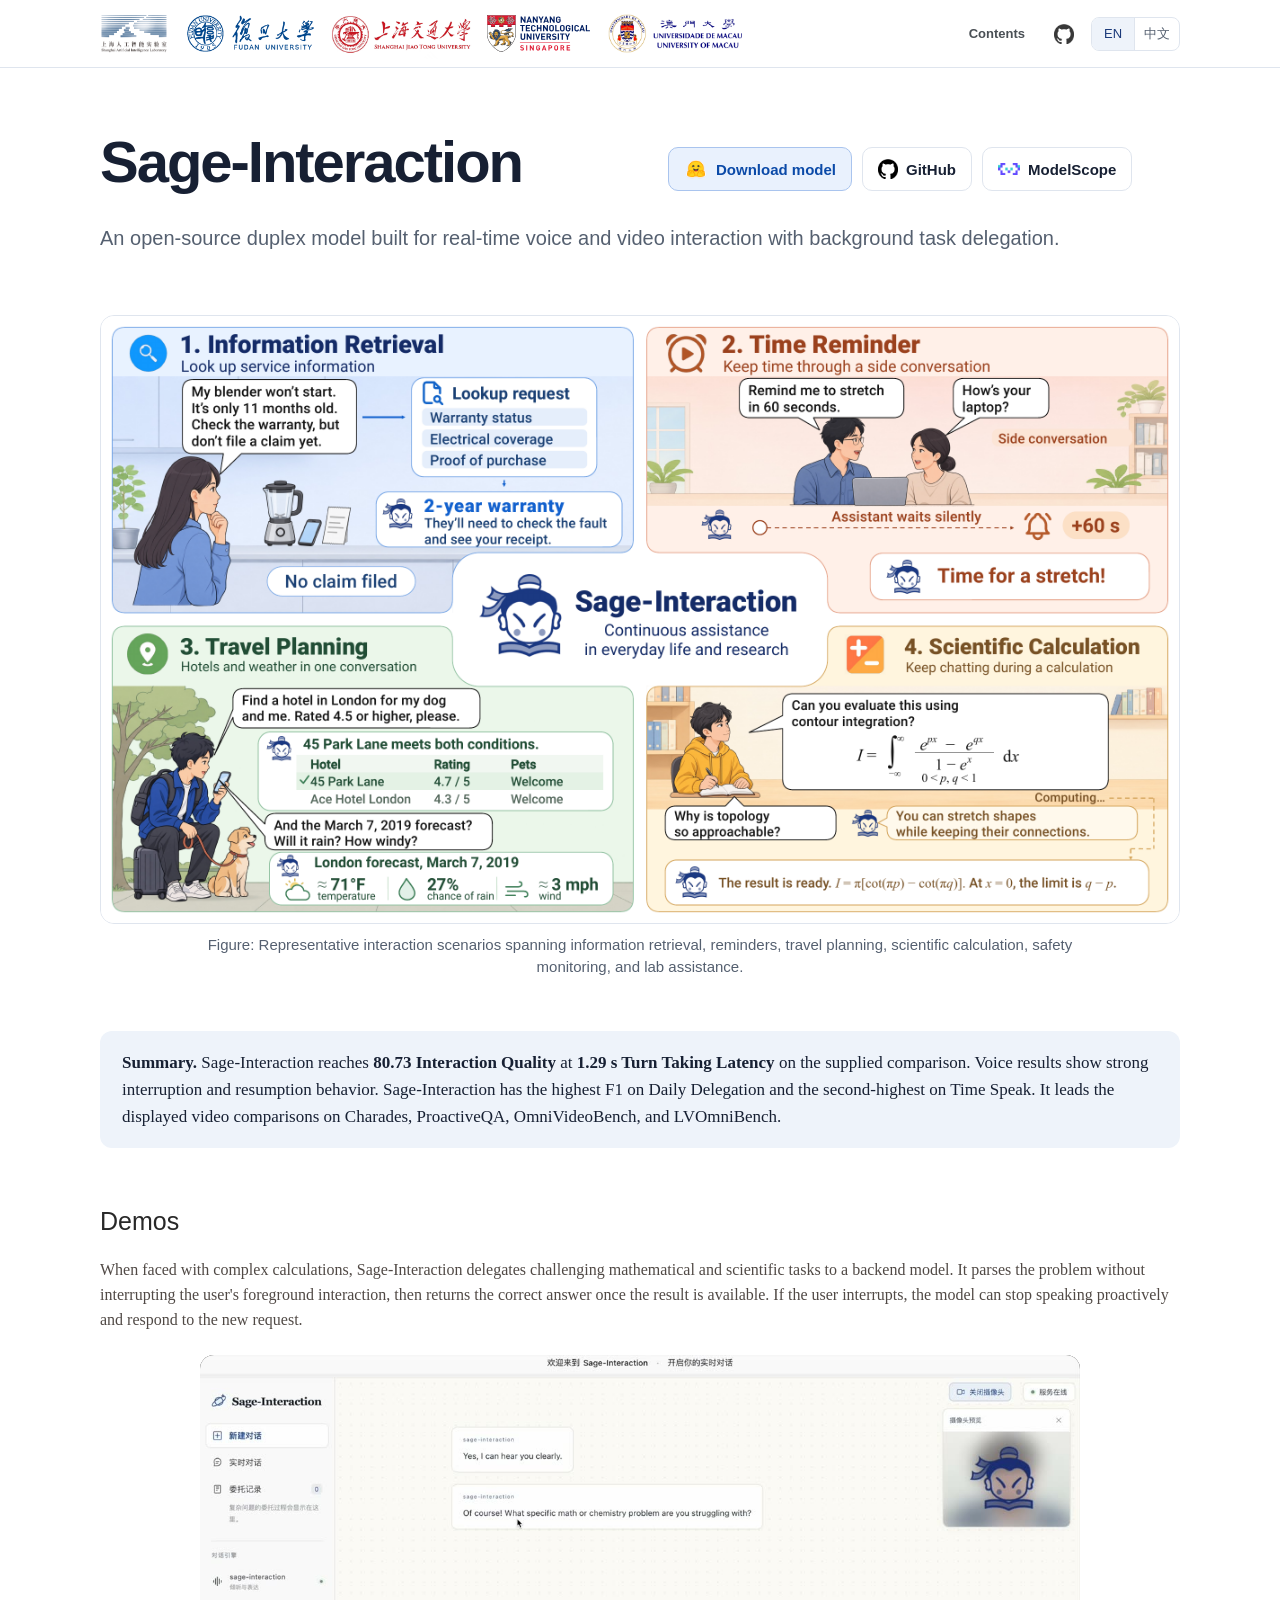
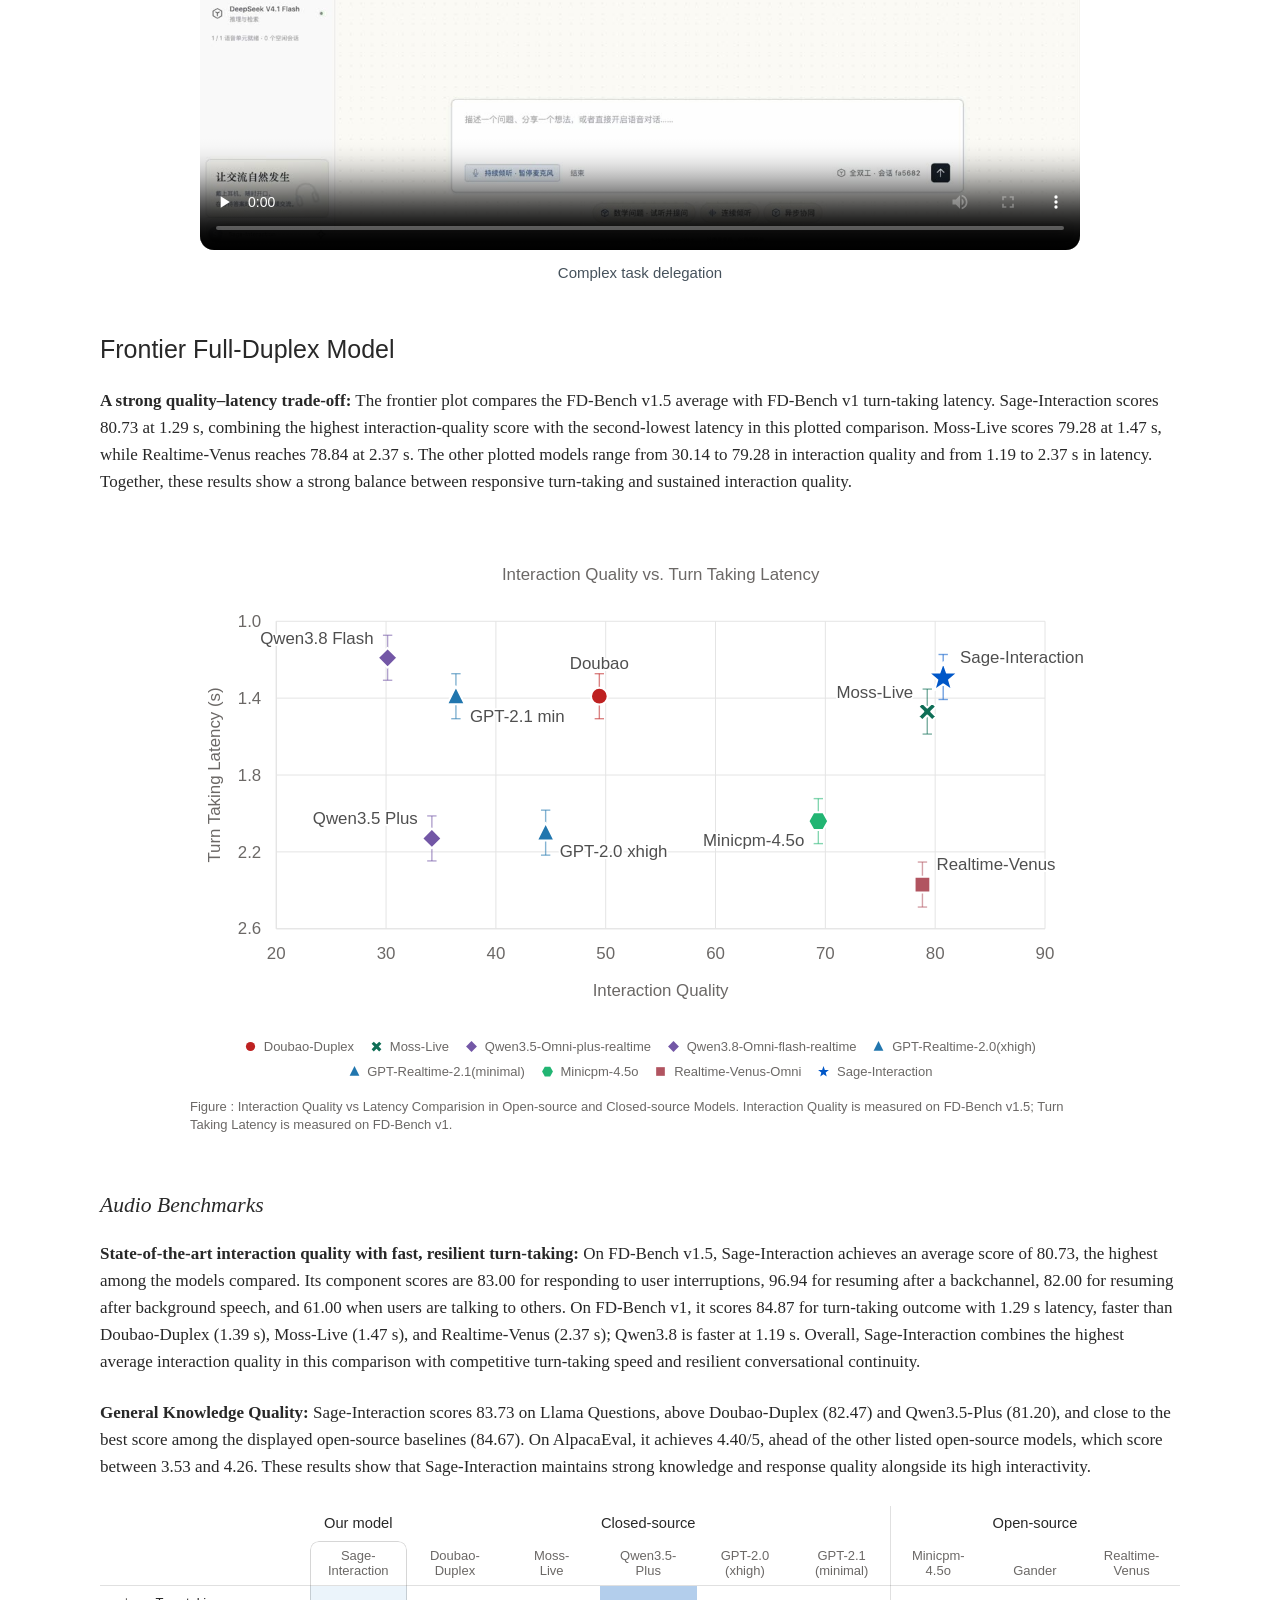
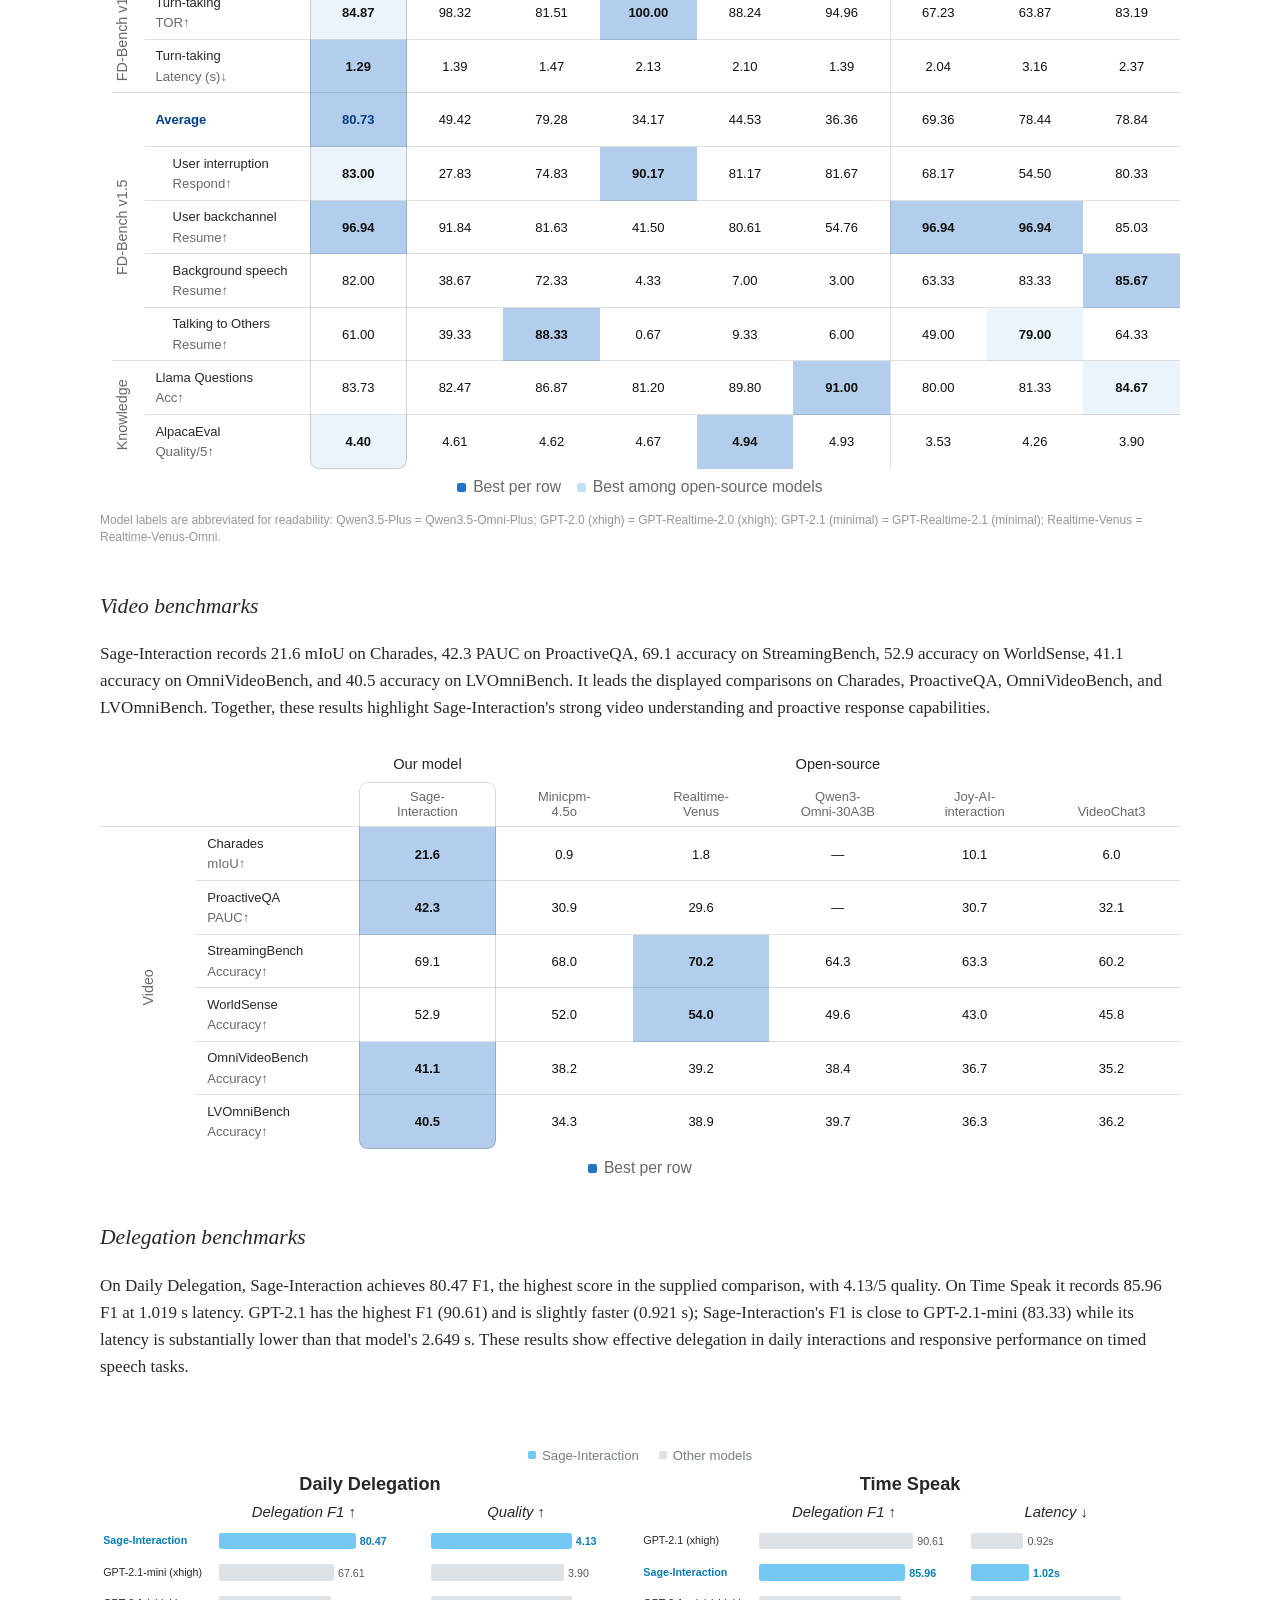
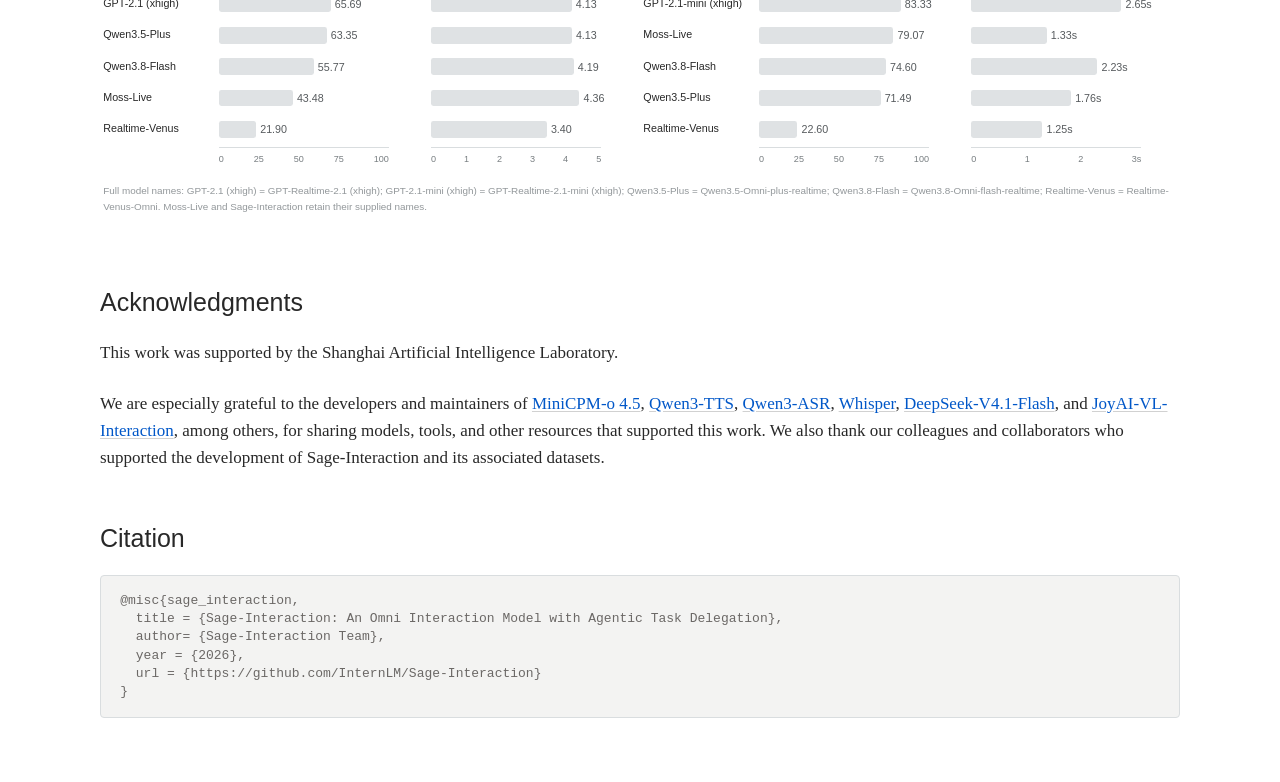
<file: docs/index.html>
<!DOCTYPE html>
<html lang="en">
<head>
<meta http-equiv="Content-Type" content="text/html; charset=UTF-8">
<meta charset="utf-8">
<meta name="viewport" content="width=device-width,initial-scale=1">
<title>Sage-Interaction: An Omni Interaction Model with Agentic Task Delegation</title>
<meta name="description" content="Sage-Interaction is an open-source 9B omni interaction model for real-time voice and video conversation that delegates long-running tasks to a background model while it keeps talking.">
<meta property="og:type" content="website">
<meta property="og:title" content="Sage-Interaction: An Omni Interaction Model with Agentic Task Delegation">
<meta property="og:description" content="An open-source duplex model built for real-time voice and video interaction with background task delegation.">
<meta property="og:url" content="https://internlm.github.io/Sage-Interaction/">
<meta property="og:image" content="https://internlm.github.io/Sage-Interaction/assets/sage-overview.png">
<meta name="twitter:card" content="summary_large_image">
<meta name="theme-color" content="#1b3a7a">
<style>#main.post .post-title{max-width:710px;margin:1.5rem auto 0;text-wrap:balance}#main.post .post-heading.news-post .post-title{max-width:600px}#main.post .post-subtitle{font-family:Iowan Old Style BT,Georgia,serif;font-weight:400;font-size:24px;color:var(--fg4);margin-top:.5rem;margin-bottom:1rem;font-style:italic}#main.post .post-heading{text-align:center}#main.post .post-heading .publish-metadata{display:flex;flex-direction:column;align-items:center;color:var(--fg3);font-size:15px;line-height:17px;margin-top:1rem;margin-bottom:2rem;font-family:var(--font-sans)}#main.post .post-heading:has(~.post-cover) .publish-metadata{margin-bottom:0rem}#main.post .post-heading .publish-metadata .author{font-size:15px;line-height:21px;letter-spacing:.24px;color:var(--fg);font-family:var(--font-sans);text-transform:none;text-wrap:balance;overflow-wrap:normal;display:block;max-width:680px}#main.post .post-heading .publish-metadata .author a{color:inherit;text-decoration:none}#main.post .post-heading .publish-metadata .author a:hover{text-decoration:underline;text-decoration-color:color-mix(in srgb,var(--fg) 20%,transparent);text-underline-offset:2px}#main.post .post-heading .publish-metadata svg{display:inline-block;margin:auto}#main.post .post-heading .publish-metadata>span{display:inline-block;padding-top:.6em;font-family:var(--font-sans)}#main.post .post-heading .publish-metadata.date-only>span{padding-top:0}#main.post article h1{text-align:left;margin-top:2.8rem;margin-bottom:1rem}#main.post .post-cover{text-align:center;margin:2rem 0}#main.post .post-cover:has(.judgment-map-figure){margin-left:auto;margin-right:auto;width:min(100%,800px)}#main.post .post-cover svg{display:block;width:80%;max-width:min(80%,100vw);height:auto;margin-left:auto;margin-right:auto}#main.post .post-cover .inkling{aspect-ratio:auto}#main.post .post-cover .inkling--deferred{aspect-ratio:3 / 2}#main.post .post-cover .cover-image{display:block;width:100%;max-width:100%;height:auto;margin-left:auto;margin-right:auto;border-radius:0;box-shadow:none}#main.post .post-cover .cover-video{width:100%;background:#000;border-radius:12px;overflow:hidden;position:relative}#main.post .post-cover .cover-video-poster{appearance:none;aspect-ratio:16 / 9;background:transparent;border:0;border-radius:inherit;color:inherit;cursor:pointer;display:block;margin:0;overflow:hidden;padding:0;position:relative;width:100%}#main.post .post-cover .cover-video.is-cover-video-playing .cover-video-poster{pointer-events:none;visibility:hidden}#main.post .post-cover .cover-video-poster-image{display:block;height:100%;object-fit:cover;width:100%}#main.post .post-cover .cover-video-play{align-items:center;background:#000000d1;border-radius:999px;color:#fff;display:flex;height:clamp(46px,6vw,64px);justify-content:center;left:50%;position:absolute;top:50%;transform:translate(-50%,-50%);width:clamp(46px,6vw,64px)}#main.post .post-cover .cover-video-play:before{background:#ffffffd6;content:"";display:block;height:38%;margin-left:5%;-webkit-mask:url("data:image/svg+xml,%3Csvg xmlns='http://www.w3.org/2000/svg' viewBox='0 0 12.959 13.0371'%3E%3Cpath d='M1.30859 11.8262C1.30859 12.6367 1.76758 13.0273 2.33398 13.0273C2.57812 13.0273 2.8418 12.9492 3.0957 12.8125L12.0117 7.63672C12.7246 7.2168 12.959 6.95312 12.959 6.51367C12.959 6.07422 12.7246 5.81055 12.0117 5.39062L3.0957 0.214844C2.8418 0.078125 2.57812 0 2.33398 0C1.76758 0 1.30859 0.390625 1.30859 1.20117Z' fill='black' fill-opacity='.85'/%3E%3C/svg%3E") center / contain no-repeat;mask:url("data:image/svg+xml,%3Csvg xmlns='http://www.w3.org/2000/svg' viewBox='0 0 12.959 13.0371'%3E%3Cpath d='M1.30859 11.8262C1.30859 12.6367 1.76758 13.0273 2.33398 13.0273C2.57812 13.0273 2.8418 12.9492 3.0957 12.8125L12.0117 7.63672C12.7246 7.2168 12.959 6.95312 12.959 6.51367C12.959 6.07422 12.7246 5.81055 12.0117 5.39062L3.0957 0.214844C2.8418 0.078125 2.57812 0 2.33398 0C1.76758 0 1.30859 0.390625 1.30859 1.20117Z' fill='black' fill-opacity='.85'/%3E%3C/svg%3E") center / contain no-repeat;width:38%}#main.post .post-cover .cover-video-poster:hover .cover-video-play,#main.post .post-cover .cover-video-poster:focus-visible .cover-video-play{background:#000000d1}#main.post .post-cover .cover-video-poster:focus-visible{outline:3px solid color-mix(in srgb,var(--fg) 42%,transparent);outline-offset:4px}#main.post .post-cover .cover-video iframe{display:block;height:100%;inset:0;position:absolute;width:100%;border:0;border-radius:inherit}#main.post .post-cover.compact .cover-image{max-width:min(88%,860px)}#main.post .post-cover.compact .inkling svg{width:min(100%,660px)}#main.post .post-cover.compact .inkling--deferred{max-width:660px;aspect-ratio:3 / 2}@media(min-width:1000px){#main.post .post-cover .inkling--deferred{aspect-ratio:15 / 8}#main.post .post-cover.compact .inkling--deferred{max-width:825px;aspect-ratio:15 / 8}}#main.post .post-cover .post-cover-caption{font-family:var(--font-serif);font-size:var(--post-caption-font-size);line-height:1.4;text-align:center;color:var(--fg-muted, #666);margin-top:.4rem;margin-bottom:0}#main.post .post-cover .post-cover-caption a{color:inherit;text-decoration:none}#main.post .post-cover .post-cover-caption a:hover{color:var(--fg2);text-decoration:underline;text-decoration-color:color-mix(in srgb,var(--fg2) 40%,transparent);text-underline-offset:2px}#main.post{margin-left:auto;margin-right:auto;max-width:950px;position:relative;--post-caption-font-size: 13px;--post-caption-gap: 13px;--post-block-padding-y: .75rem;--post-code-block-padding-y: .2rem;--post-formula-padding-y: .45rem;--media-breakout: 220px;--post-wide-rail-width: min( calc(100vw - 4rem) , 1160px);--sidenote-width: 230px;--sidenote-gap: 64px;--toc-width: 210px;--toc-gap: 34px}@media(min-width:1200px){#main.post{max-width:970px;--sidenote-width: 240px}}@media(min-width:1400px){#main.post{max-width:990px;--sidenote-width: 250px}}@media(min-width:1600px){#main.post{max-width:1010px;--sidenote-width: 275px}}@media(min-width:1800px){#main.post{max-width:1030px;--sidenote-width: 300px}}#main.post article.content{margin-left:auto;margin-right:auto;max-width:660px;position:relative;overflow:visible}#main.post article.content p:where(:not(.social-post p,[data-owned-figure] p)){margin-bottom:1.45rem}#main.post article.content .post-inline-video{aspect-ratio:16 / 9;background:#000;border-radius:6px;margin:.9rem 0 1.15rem;overflow:hidden;position:relative}#main.post article.content .post-inline-video .youtube-video-poster{appearance:none;background:transparent;border:0;border-radius:inherit;color:inherit;cursor:pointer;display:block;height:100%;margin:0;overflow:hidden;padding:0;position:relative;width:100%}#main.post article.content .post-inline-video.is-youtube-video-playing .youtube-video-poster{pointer-events:none;visibility:hidden}#main.post article.content .post-inline-video .youtube-video-poster-image{display:block;height:100%;object-fit:cover;width:100%}#main.post article.content .post-inline-video .youtube-video-play{align-items:center;background:#000000d1;border-radius:999px;color:#fff;display:flex;height:clamp(46px,6vw,64px);justify-content:center;left:50%;position:absolute;top:50%;transform:translate(-50%,-50%);width:clamp(46px,6vw,64px)}#main.post article.content .post-inline-video .youtube-video-play:before{background:#ffffffd6;content:"";display:block;height:38%;margin-left:5%;-webkit-mask:url("data:image/svg+xml,%3Csvg xmlns='http://www.w3.org/2000/svg' viewBox='0 0 12.959 13.0371'%3E%3Cpath d='M1.30859 11.8262C1.30859 12.6367 1.76758 13.0273 2.33398 13.0273C2.57812 13.0273 2.8418 12.9492 3.0957 12.8125L12.0117 7.63672C12.7246 7.2168 12.959 6.95312 12.959 6.51367C12.959 6.07422 12.7246 5.81055 12.0117 5.39062L3.0957 0.214844C2.8418 0.078125 2.57812 0 2.33398 0C1.76758 0 1.30859 0.390625 1.30859 1.20117Z' fill='black' fill-opacity='.85'/%3E%3C/svg%3E") center / contain no-repeat;mask:url("data:image/svg+xml,%3Csvg xmlns='http://www.w3.org/2000/svg' viewBox='0 0 12.959 13.0371'%3E%3Cpath d='M1.30859 11.8262C1.30859 12.6367 1.76758 13.0273 2.33398 13.0273C2.57812 13.0273 2.8418 12.9492 3.0957 12.8125L12.0117 7.63672C12.7246 7.2168 12.959 6.95312 12.959 6.51367C12.959 6.07422 12.7246 5.81055 12.0117 5.39062L3.0957 0.214844C2.8418 0.078125 2.57812 0 2.33398 0C1.76758 0 1.30859 0.390625 1.30859 1.20117Z' fill='black' fill-opacity='.85'/%3E%3C/svg%3E") center / contain no-repeat;width:38%}#main.post article.content .post-inline-video .youtube-video-poster:hover .youtube-video-play,#main.post article.content .post-inline-video .youtube-video-poster:focus-visible .youtube-video-play{background:#000000d1}#main.post article.content .post-inline-video .youtube-video-poster:focus-visible{outline:3px solid color-mix(in srgb,var(--fg) 42%,transparent);outline-offset:4px}#main.post article.content .post-inline-video iframe{border:0;display:block;height:100%;width:100%}#main.post article.content .post-inline-video[data-youtube-video] iframe{inset:0;position:absolute}#main.post article.content .post-inline-footnote{color:var(--fg3);font-family:var(--font-sans);font-size:var(--post-caption-font-size);font-weight:400;line-height:1.4;margin:.15rem 0 0}#main.post .post-content-shell{align-items:start;display:grid;grid-template-columns:minmax(0,1fr) minmax(0,660px) minmax(0,1fr)}#main.post .post-content-shell>article.content{grid-column:2;width:100%}#main.post{counter-reset:sidenote-counter figure-counter}#main.post .sidenote,#main.post .marginnote{float:right;clear:right;width:var(--sidenote-width);margin-right:calc(-1 * var(--sidenote-width) - var(--sidenote-gap));margin-left:var(--sidenote-gap);margin-top:.3rem;margin-bottom:20px;font-size:.9rem;line-height:1.4;vertical-align:baseline;position:relative}#main.post article.content ul+h2,#main.post article.content ol+h2{margin-top:.8rem;clear:none}#main.post article.content li>p:last-child{margin-bottom:0}#main.post .left-toc{--toc-chevron-color: color-mix(in srgb, var(--fg4) 65%, var(--bg) 35%);--toc-chevron-gutter: 1.3rem;box-sizing:border-box;grid-column:1;justify-self:end;position:sticky;top:calc(var(--global-top-offset) + 2rem);width:calc(var(--toc-width) + var(--toc-chevron-gutter));max-height:calc(100vh - var(--global-top-offset) - 3rem);margin:0 var(--toc-gap) 0 0;overflow-y:auto;padding-left:var(--toc-chevron-gutter);transform:translateY(10px);font-family:var(--font-sans);font-size:var(--post-caption-font-size);line-height:1.4;color:var(--fg2);scrollbar-width:none;z-index:1;opacity:1;transition:opacity .18s ease-in-out,visibility 0s linear 0s;visibility:visible}#main.post .left-toc::-webkit-scrollbar{display:none}#main.post .left-toc.is-collision-hidden{opacity:0;pointer-events:none;transition:opacity .18s ease-in-out,visibility 0s linear .18s;visibility:hidden}#main.post .left-toc ul{list-style:none;padding-left:0;margin:0}#main.post .left-toc li{margin:0 0 .7rem;position:relative}#main.post .left-toc ul ul{padding-left:.75rem;margin-top:.35rem}#main.post .left-toc a{color:var(--fg4);text-decoration:none;transition:color .2s ease-in-out,opacity .2s ease-in-out;position:relative}#main.post .left-toc a:hover{color:var(--fg1);text-decoration:underline;text-decoration-color:color-mix(in srgb,var(--fg1) 20%,var(--bg) 20%);text-underline-offset:2px}#main.post .left-toc a.is-active,#main.post .left-toc a[aria-current=location]{color:var(--fg)}#main.post .left-toc .toc-active-marker{--toc-active-marker-size: 4px;background:var(--fg);border-radius:50%;height:var(--toc-active-marker-size);left:calc((var(--toc-chevron-gutter) - var(--toc-active-marker-size)) / 2 - .05rem);opacity:0;pointer-events:none;position:absolute;top:0;transform:translate3d(0,calc(var(--toc-active-marker-y, 0px) - 50%),0);transition:transform .28s cubic-bezier(.22,1,.36,1),opacity .16s ease-in-out;width:var(--toc-active-marker-size);will-change:transform,opacity;z-index:0}#main.post .left-toc.has-active-marker .toc-active-marker{opacity:1}#main.post .left-toc .toc-item.has-active-descendant>a{color:var(--fg2)}#main.post .left-toc .toc-item.is-marker-target>a{color:var(--fg)}#main.post .left-toc:has(.toc-item.is-marker-target.has-children:hover) .toc-active-marker,#main.post .left-toc:has(.toc-item.is-marker-target.has-children>.toc-expander:focus-visible) .toc-active-marker{opacity:0}#main.post .left-toc .toc-expander{align-items:center;appearance:none;background:transparent;border:0;border-radius:4px;color:var(--fg4);cursor:pointer;display:flex;font:inherit;height:1.4em;justify-content:center;left:calc(-1 * var(--toc-chevron-gutter) + .15rem);line-height:1;opacity:0;padding:0;position:absolute;top:0;transition:box-shadow .2s ease-in-out,color .2s ease-in-out,opacity .2s ease-in-out;width:1rem;z-index:1}#main.post .left-toc .toc-expander:focus{outline:none}#main.post .left-toc .toc-expander-icon{display:block;font-size:1.1em;transform:translate(-1px);transition:transform .2s ease-in-out}#main.post .left-toc .toc-item.has-children>.toc-list{max-height:0;opacity:0;overflow:hidden;transform:translateY(-.2rem);transition:max-height .24s ease-in-out,margin-top .24s ease-in-out,opacity .18s ease-in-out,transform .24s ease-in-out,visibility 0s linear .24s;visibility:hidden}#main.post .left-toc .toc-item.has-children:hover>.toc-expander,#main.post .left-toc .toc-expander:focus-visible{color:var(--toc-chevron-color);opacity:1}#main.post .left-toc .toc-expander:focus-visible{box-shadow:inset 0 0 0 1px color-mix(in srgb,var(--fg4) 55%,transparent);outline:none}#main.post .left-toc .toc-item.is-expanded>.toc-expander .toc-expander-icon{transform:rotate(90deg) translate(-1px)}#main.post .left-toc .toc-item.has-children.is-expanded>.toc-list{max-height:var(--toc-child-height, 18rem);opacity:1;transform:translateY(0);transition:max-height .28s ease-in-out,margin-top .28s ease-in-out,opacity .2s ease-in-out,transform .28s ease-in-out,visibility 0s linear 0s;visibility:visible}#main.post .left-toc .toc-level-2{padding-left:.75rem;margin-top:0}#main.post .left-toc .toc-item.has-children.is-expanded>.toc-level-2{margin-top:.35rem}#main.post .left-toc .toc-level-3{padding-left:1.25rem;color:var(--fg4)}#main.post .sidenote-number{counter-increment:sidenote-counter;pointer-events:none}#main.post .sidenote-number:after,#main.post .sidenote:before{font-family:Iowan Old Style BT,Georgia,serif;position:relative;vertical-align:baseline;color:var(--fg4)}#main.post .sidenote-number:after{content:counter(sidenote-counter);font-size:.8rem;top:-.5rem;left:-.05rem;color:var(--fg4)}#main.post .sidenote+.sidenote-number{margin-left:.18em}#main.post .sidenote-citation-separator{color:var(--fg4);font-size:.8rem;position:relative;top:-.5rem;white-space:pre}#main.post .sidenote:before{content:counter(sidenote-counter);padding-right:.2rem;font-size:.8rem;top:-.4rem;left:-.1rem;color:var(--fg4)}#main.post .sidenote-number[data-note]:after,#main.post .sidenote[data-note]:before{content:attr(data-note)}#main.post blockquote .sidenote,#main.post blockquote .marginnote{text-align:left}#main.post figure:where(:not([data-owned-figure])){position:relative;counter-increment:figure-counter;overflow:visible;display:block;margin:1.8rem 0;padding-block:var(--post-block-padding-y)}#main.post article.content .code-block-wrapper{margin:1.2rem 0;padding-block:var(--post-code-block-padding-y)}#main.post article.content .code-block-wrapper>pre{margin:0}#main.post article.content .code-block-wrapper>.copy-button{top:calc(var(--post-code-block-padding-y) + .5rem)}#main.post article.content>pre{margin:calc(1.2rem + var(--post-code-block-padding-y)) 0}#main.post figure.figure-light-border .figure-box{border:1px solid color-mix(in srgb,var(--fg4) 20%,var(--bg) 80%);border-radius:.2rem;padding:.75rem}#main.post figure:where(:not([data-owned-figure])) figcaption{position:static;display:block;width:100%;margin:var(--post-caption-gap) 0 0;font-size:var(--post-caption-font-size);line-height:1.4;font-family:var(--font-sans);font-weight:400;text-align:left;color:var(--fg3)}#main.post.news-post figure:where(:not([data-owned-figure])) figcaption,#main.post.news-post .image-caption,#main.post.news-post .post-cover .post-cover-caption{font-family:var(--font-sans);font-size:var(--post-caption-font-size)}#main.post figure:where(:not([data-owned-figure])) figcaption:before{content:"Figure " counter(figure-counter) ": ";font-weight:500}#main.post figure.half-width img{display:block;width:70%;height:auto;margin-left:auto;margin-right:auto}#main.post figure.half-width.matmul img{width:90%}#main.post article.content img{-webkit-user-drag:none;user-select:none;-webkit-user-select:none;-moz-user-select:none;-ms-user-select:none}#main.post article.content .post-inline-video,#main.post article.content .intelligence-interactivity-figure{content-visibility:auto;contain-intrinsic-size:auto 560px}#main.post article.content .post-inline-video{contain-intrinsic-size:auto 371px}#main.post article.content .intelligence-interactivity-figure{contain-intrinsic-size:auto 760px}.medium-zoom-overlay{background:#fff!important;z-index:2000!important}.medium-zoom-image--opened{z-index:2001!important}input.margin-toggle{display:none}label.sidenote-number{display:inline-block;max-height:2rem;cursor:pointer}label.margin-toggle:not(.sidenote-number){display:none}#main.post canvas{display:block;width:100%;max-width:100%}#main.post article.content svg:not(.octicon):where(:not(.btn svg,[data-owned-figure] svg)){display:block;width:100%;max-width:100%;height:auto}#main.post figure svg:where(:not(.btn svg,[data-owned-figure] svg)){width:100%;max-width:100%;height:auto;margin-left:auto;margin-right:auto}@keyframes control-spring{0%{transform:scale(.96)}40%{transform:scale(1.02)}70%{transform:scale(.99)}to{transform:scale(1)}}#main.post article.content .katex svg{height:inherit;width:100%;position:absolute}#main.post article.content .katex-display{margin-block:1.4rem;padding-block:var(--post-formula-padding-y)}#main.post article.content .katex-display>.katex{padding-block:.5rem}#main.post .paginator{max-width:660px;margin-left:auto;margin-right:auto;font-family:var(--font-sans);display:grid;grid-template-columns:repeat(3,1fr);align-items:center;font-size:15px;width:100%}#main.post .paginator a{font-family:var(--font-sans)!important;color:var(--fg4);text-decoration:none;transition:color .2s ease-in-out,opacity .2s ease-in-out;position:relative;display:block;padding:.5rem 0;text-align:center}#main.post .paginator a:hover{color:var(--fg1);text-decoration:underline;text-decoration-color:color-mix(in srgb,var(--fg1) 20%,var(--bg) 20%);text-underline-offset:2px}#main.post .paginator a:first-child{text-align:left}#main.post .paginator a:nth-child(2){text-align:center}#main.post .paginator a:last-child{text-align:right}#main.post .paginator a:not([href]){pointer-events:none}#main.post .paginator #back-to-top:hover{color:var(--fg1);text-decoration:underline!important;text-decoration-color:color-mix(in srgb,var(--fg1) 20%,var(--bg) 20%)!important;text-underline-offset:2px!important}#main.post .paginator #back-to-top{position:static;left:auto;transform:none}#main.post article.content h2,#main.post article.content h3,#main.post article.content h4,#main.post article.content h5,#main.post article.content h6{position:relative}#main.post article.content h2{margin-top:3.1rem;margin-bottom:1.2rem}#main.post article.content>:is(h2,h3,h4,h5,h6):first-child{margin-top:0}#main.post-interactivity-research-grants article.content h2#research-direction{font-size:1.25rem}#main.post article.content h3{margin-top:2.8rem;margin-bottom:1.05rem}#main.post article.content h2+h3{margin-top:.85rem}#main.post article.content h3[id^=demo-]{margin-top:6rem}#main.post article.content h4{margin-top:2.2rem;margin-bottom:.8rem}#main.post article.content h5,#main.post article.content h6{margin-top:2rem;margin-bottom:.7rem}#main.post-introducing-inkling article.content .benchmark-results-table .benchmark-model{color:var(--fg)}#main.post-introducing-inkling article.content .benchmark-results-table .benchmark-model.benchmark-instant-start{font-weight:500}#main.post-introducing-inkling article.content .benchmark-results-table .benchmark-model.benchmark-instant-start .benchmark-subtitle{font-weight:400}#main.post article.content .model-output-table{background:linear-gradient(to right,transparent calc(25% - .5px),color-mix(in srgb,var(--fg4) 20%,var(--bg) 80%) calc(25% - .5px),color-mix(in srgb,var(--fg4) 20%,var(--bg) 80%) calc(25% + .5px),transparent calc(25% + .5px),transparent calc(50% - .5px),color-mix(in srgb,var(--fg4) 20%,var(--bg) 80%) calc(50% - .5px),color-mix(in srgb,var(--fg4) 20%,var(--bg) 80%) calc(50% + .5px),transparent calc(50% + .5px),transparent calc(75% - .5px),color-mix(in srgb,var(--fg4) 20%,var(--bg) 80%) calc(75% - .5px),color-mix(in srgb,var(--fg4) 20%,var(--bg) 80%) calc(75% + .5px),transparent calc(75% + .5px));display:grid;font-family:var(--font-sans);grid-template-columns:repeat(4,minmax(0,1fr));align-items:stretch;margin:.8rem 0 1.8rem}@media(min-width:1171px){#main.post article.content .model-output-table{width:min(calc(100% + var(--media-breakout)),calc(100vw - 3rem));max-width:none;margin-left:50%;margin-right:0;transform:translate(-50%)}}#main.post article.content .model-output-column{box-sizing:border-box;height:100%;min-height:220px;padding:1rem 1rem 3.25rem;position:relative}#main.post article.content .model-output-column:before{background:var(--fg);border-radius:50%;bottom:1rem;content:"";height:1.25rem;left:1rem;opacity:1;position:absolute;width:1.25rem}#main.post article.content .model-output-column:after{border-bottom:.23rem solid transparent;border-left:.36rem solid var(--bg);border-top:.23rem solid transparent;bottom:1.395rem;content:"";left:1.5rem;opacity:1;position:absolute}#main.post article.content .model-output-column h4{color:var(--fg);font-family:var(--font-sans);font-size:15px;font-style:normal;font-weight:400;line-height:1.3;margin:0 0 .85rem}#main.post article.content .model-output-column p{color:var(--fg2);font-family:var(--font-sans);font-size:15px;line-height:1.45;margin:0}#main.post article.content .intelligence-interactivity-figure{font-family:var(--font-sans);margin-top:1.7rem}#main.post article.content .intelligence-interactivity-figure figcaption{font-family:var(--font-sans);font-weight:400}#main.post article.content .intelligence-interactivity-figure figcaption:before{font-weight:500}#main.post article.content .intelligence-interactivity-legend{color:var(--fg3);display:flex;flex-wrap:wrap;font-family:var(--font-sans);font-size:13px;gap:.55rem 1rem;justify-content:center;line-height:1.2;margin:.9rem auto 1.15rem;max-width:920px;text-align:center}#main.post article.content .ii-legend-item{align-items:center;display:inline-flex;gap:.42rem}#main.post article.content .ii-legend-marker{background:var(--ii-marker-color);display:inline-block;flex:0 0 auto;height:9px;width:9px}#main.post article.content .ii-marker-circle{border-radius:50%}#main.post article.content .ii-marker-diamond{border-radius:1px;transform:rotate(45deg)}#main.post article.content .ii-marker-triangle{background:transparent;border-bottom:10px solid var(--ii-marker-color);border-left:5.5px solid transparent;border-right:5.5px solid transparent;height:0;width:0}#main.post article.content .intelligence-interactivity-chart{color:var(--fg);margin:0 auto;max-width:920px;position:relative;width:100%}#main.post article.content .intelligence-interactivity-charts{display:grid;gap:1.15rem}@media(min-width:1120px){#main.post article.content .intelligence-interactivity-figure .intelligence-interactivity-legend{max-width:920px}#main.post article.content .intelligence-interactivity-charts{gap:.95rem}#main.post article.content .intelligence-interactivity-chart{margin:0 auto;max-width:920px;width:100%}}#main.post article.content .intelligence-interactivity-svg{display:block;height:auto;overflow:visible;width:100%}#main.post article.content .intelligence-interactivity-svg text{fill:var(--fg3);font-family:var(--font-sans);font-size:18px;font-weight:400}#main.post article.content .ii-grid line{stroke:color-mix(in srgb,var(--fg4) 18%,var(--bg) 82%);stroke-width:1px;vector-effect:non-scaling-stroke}#main.post article.content .ii-axis line{stroke:color-mix(in srgb,var(--fg4) 18%,var(--bg) 82%);stroke-width:1px;vector-effect:non-scaling-stroke}#main.post article.content .ii-ticks text{fill:var(--fg3);font-size:19px;font-weight:400;text-anchor:middle}#main.post article.content .ii-y-ticks text{text-anchor:end}#main.post article.content .ii-axis-label{fill:var(--fg2);font-size:20px;font-weight:400;letter-spacing:0;text-anchor:middle}#main.post article.content .ii-panel-title{fill:var(--fg2);font-size:20px;font-weight:400;letter-spacing:0;text-anchor:middle}#main.post article.content .ii-error-bar line{stroke:var(--ii-error-color);stroke-width:1.4px;opacity:.55;vector-effect:non-scaling-stroke}#main.post article.content .ii-error-bar,#main.post article.content .ii-point{--ii-error-delay: 0ms;--ii-point-delay: 0ms;cursor:default;opacity:1}#main.post article.content .intelligence-interactivity-figure.is-plot-pending .ii-error-bar,#main.post article.content .intelligence-interactivity-figure.is-plot-pending .ii-point{opacity:0}#main.post article.content .intelligence-interactivity-figure.is-plot-visible .ii-error-bar{opacity:1}#main.post article.content .intelligence-interactivity-figure.is-plot-visible .ii-error-bar line:first-child{animation:ii-error-stem-in .3s ease-out both;animation-delay:calc(var(--ii-point-delay) + .34s);transform-box:fill-box;transform-origin:center}#main.post article.content .intelligence-interactivity-figure.is-plot-visible .ii-error-bar line:not(:first-child){animation:ii-error-cap-in .18s ease-out both;animation-delay:calc(var(--ii-point-delay) + .6s)}#main.post article.content .intelligence-interactivity-figure.is-plot-visible .ii-point{animation:ii-point-in .42s ease-out both;animation-delay:var(--ii-point-delay)}#main.post article.content .ii-point text{fill:color-mix(in srgb,var(--fg) 82%,var(--bg) 18%);font-size:20px;font-weight:400;paint-order:stroke;pointer-events:none;stroke:var(--bg);stroke-linejoin:round;stroke-width:4px}#main.post article.content .ii-point-hit-area{fill:transparent;pointer-events:all;stroke:none}#main.post article.content .ii-point-marker-shell{transform:scale(1);transform-box:fill-box;transform-origin:center;transition:transform .18s cubic-bezier(.2,.9,.25,1.25)}#main.post article.content .ii-point:hover .ii-point-marker-shell,#main.post article.content .ii-point.is-ii-point-active .ii-point-marker-shell{transform:scale(1.22)}#main.post article.content .ii-point-marker{--ii-marker-scale: 1.18;stroke:var(--bg);stroke-linejoin:round;stroke-width:2px;transform:scale(var(--ii-marker-scale));transform-box:fill-box;transform-origin:center;vector-effect:non-scaling-stroke}#main.post article.content .intelligence-interactivity-figure.is-plot-visible .ii-point-marker{animation:ii-marker-in .42s cubic-bezier(.2,.9,.25,1.25) both;animation-delay:var(--ii-point-delay)}#main.post article.content .ii-chart-tooltip{--ii-tooltip-offset-x: 0px;left:0;opacity:0;pointer-events:none;position:absolute;top:0;transform:translate(calc(-50% + var(--ii-tooltip-offset-x)),calc(-100% - 10px));transition:opacity .12s ease,transform .14s ease;z-index:7}#main.post article.content .ii-chart-tooltip.is-active{opacity:1;transform:translate(calc(-50% + var(--ii-tooltip-offset-x)),calc(-100% - 14px))}#main.post article.content .ii-chart-tooltip-card{align-items:flex-start;background:#111;border-radius:4px;color:#fff;display:inline-flex;flex-direction:column;font-family:var(--font-sans);font-size:13px;font-weight:400;gap:.24rem;line-height:1.15;max-width:min(260px,calc(100vw - 2rem));padding:.45rem .55rem;white-space:normal}#main.post article.content .ii-chart-tooltip-title{color:#fff;white-space:nowrap}#main.post article.content .ii-chart-tooltip-values{color:#ffffff9e;display:block;white-space:pre}@keyframes ii-point-in{0%{opacity:0}to{opacity:1}}@keyframes ii-marker-in{0%{opacity:0;transform:scale(.45)}72%{opacity:1;transform:scale(1.28)}to{opacity:1;transform:scale(var(--ii-marker-scale))}}@keyframes ii-error-stem-in{0%{opacity:0;transform:scaleY(0)}to{opacity:.55;transform:scaleY(1)}}@keyframes ii-error-cap-in{0%{opacity:0}to{opacity:.55}}@media(prefers-reduced-motion:reduce){#main.post article.content .ii-error-bar,#main.post article.content .ii-point,#main.post article.content .ii-point-marker-shell,#main.post article.content .ii-point-marker{animation:none;opacity:1;transition:none}#main.post article.content .ii-point-marker{transform:scale(var(--ii-marker-scale))}#main.post article.content .ii-chart-tooltip{transition:none}}@media(min-width:1120px){#main.post article.content .ii-ticks text{font-size:18px}#main.post article.content .ii-axis-label{font-size:18px}#main.post article.content .ii-point text{font-size:18px!important}#main.post article.content .ii-panel-title{font-size:20px}}#main.post article.content .ii-point-logo{pointer-events:none}#main.post .judgment-map-figure{counter-increment:none;margin:0 auto;padding-block:0;width:100%}#main.post .judgment-map{background:#fff;border:1px solid #fff;border-radius:3px;margin:0 auto;max-width:980px;overflow:hidden;position:relative;width:100%}#main.post .judgment-map:before{content:"";display:block;padding-top:48%}#main.post .judgment-map-fallback,#main.post .judgment-map-canvas{display:block;height:100%;inset:0;position:absolute;width:100%}#main.post .judgment-map-fallback{object-fit:cover}#main.post .judgment-map-canvas{opacity:0;transition:opacity .22s ease}#main.post .judgment-map-figure.is-judgment-map-active .judgment-map-canvas{opacity:1}@media(max-width:760px){#main.post .judgment-map-figure{margin-bottom:1.65rem}#main.post .judgment-map:before{padding-top:58%}}#main.post article.content .ii-point-logo-thinky{mix-blend-mode:multiply}#main.post article.content .ii-point-logo-badge{fill:#191919}@media(max-width:1119px)and (min-width:641px){#main.post article.content .intelligence-interactivity-legend{font-size:13px}#main.post article.content .ii-ticks text{font-size:19px}#main.post article.content .ii-axis-label{font-size:19px}#main.post article.content .ii-point text{font-size:18px}#main.post article.content .ii-panel-title{font-size:20px}}@media(max-width:640px){#main.post article.content .ii-ticks text{font-size:20px}#main.post article.content .ii-point text{font-size:24px}#main.post article.content .ii-axis-label{font-size:30px!important}#main.post article.content .ii-panel-title{font-size:32px!important}}@media(max-width:767px){#main.post article.content .model-output-table{background:none;grid-template-columns:1fr;width:100%;max-width:100%;margin-left:0;margin-right:0;transform:none}#main.post article.content .model-output-column+.model-output-column{border-left:none;border-top:1px solid color-mix(in srgb,var(--fg4) 20%,var(--bg) 80%)}}#main.post article.content .heading-text{position:static;display:inline}#main.post article.content .heading-anchor{position:absolute;top:50%;transform:translateY(-50%);left:-1.2rem;opacity:0;visibility:visible;pointer-events:auto;width:1rem;text-align:center;color:color-mix(in srgb,var(--fg4) 65%,transparent);text-decoration:none;font-family:var(--font-serif);font-weight:400;font-size:1em;transition:opacity .15s ease-in-out,color .15s ease-in-out}#main.post article.content h2:hover .heading-anchor,#main.post article.content h3:hover .heading-anchor,#main.post article.content h4:hover .heading-anchor,#main.post article.content h5:hover .heading-anchor,#main.post article.content h6:hover .heading-anchor{opacity:1;visibility:visible;pointer-events:auto}#main.post article.content .heading-anchor:hover{color:color-mix(in srgb,var(--fg4) 80%,transparent);outline:none}#main.post article.content .heading-anchor:hover,#main.post article.content .heading-anchor:focus{opacity:1;color:color-mix(in srgb,var(--fg4) 80%,transparent)}@media(max-width:1279px){#main.post .sidenote,#main.post .marginnote{display:none;position:static;float:none;width:95%;margin:1rem 2.5%;clear:both}#main.post .left-toc{display:none}#main.post .post-content-shell{display:block}#main.post .margin-toggle:checked+.sidenote,#main.post .margin-toggle:checked+.marginnote{display:block}#main.post .sidenote-number{pointer-events:auto;cursor:pointer}label.margin-toggle:not(.sidenote-number){display:none}#main.post figure:where(:not([data-owned-figure])) figcaption{font-size:var(--post-caption-font-size);margin:var(--post-caption-gap) 0 0;color:var(--fg3)}#main.post article.content figure:not(.half-width):where(:not([data-owned-figure])){width:100%;max-width:100%;margin-left:0;margin-right:0;transform:none}#main.post article.content table{width:100%;max-width:100%;margin-left:0;margin-right:0;transform:none}#main.post{margin-left:0;margin-right:0;padding-left:1.3rem;padding-right:1.3rem;max-width:100%}#main.post article.content{margin-left:auto;margin-right:auto;max-width:min(100%,660px)}#main.post .post-cover{margin-left:auto;margin-right:auto;max-width:min(100%,820px);width:min(100%,820px)}#main.post .post-cover.compact .cover-image{max-width:100%}#main.post .post-cover svg{width:100%;max-width:100%;height:auto;position:static;left:auto;transform:none;padding-left:0;padding-right:0;margin-top:0}}#main.post article.content table{display:table!important;overflow-x:visible!important;margin:calc(1.8rem + var(--post-block-padding-y)) auto;border-collapse:collapse;font-family:var(--font-sans);font-size:var(--post-caption-font-size);line-height:1.5;width:100%;max-width:100%}#main.post article.content figure:has(figcaption) table{margin:0 auto}#main.post article.content .benchmark-results-scroll.benchmark-results-wide{width:100%;max-width:100%;grid-template-columns:0 minmax(0,1fr) 0;--benchmark-name-column-width: clamp(12rem, 30vw, 18rem)}#main.post article.content .benchmark-results-scroll.benchmark-results-wide .benchmark-results-table{width:100%}@media(min-width:1120px){#main.post article.content .benchmark-results-scroll.benchmark-results-wide{margin-left:0;transform:none;width:100%}}#main.post article.content .benchmark-results-controls{display:flex;gap:.45rem;justify-content:center;margin:1.35rem 0 -1.25rem;width:100%}#main.post article.content .benchmark-results-controls--inert{display:none}#main.post article.content .benchmark-results-control{--benchmark-control-scale: 1;align-items:center;appearance:none;background:color-mix(in srgb,var(--fg) 10%,var(--bg) 90%);border:0;border-radius:50%;color:var(--fg);cursor:pointer;display:inline-flex;height:2.2rem;justify-content:center;padding:0;transform:scale(var(--benchmark-control-scale));transition:background .16s ease,color .16s ease,opacity .16s ease,transform .22s cubic-bezier(.22,1,.36,1);width:2.2rem}#main.post article.content .benchmark-results-control:hover,#main.post article.content .benchmark-results-control:focus-visible{background:color-mix(in srgb,var(--fg) 14%,var(--bg) 86%)}#main.post article.content .benchmark-results-control:active{--benchmark-control-scale: .96}#main.post article.content .benchmark-results-control:disabled{cursor:default;opacity:.35}#main.post article.content .benchmark-results-control:focus-visible{outline:none}#main.post article.content .benchmark-results-control.is-control-spring{animation:control-spring .45s cubic-bezier(.34,1.56,.64,1);transition:background .16s ease,color .16s ease,opacity .16s ease}#main.post article.content .benchmark-results-control-icon{color:color-mix(in srgb,var(--fg) 72%,var(--bg) 28%);fill:none;height:1rem!important;margin:0;max-width:none;stroke:currentColor;stroke-linecap:round;stroke-linejoin:round;stroke-width:2.2;width:1rem!important}@property --benchmark-left-fade-size{syntax: "<length>"; inherits: false; initial-value: 0px;}@property --benchmark-right-fade-size{syntax: "<length>"; inherits: false; initial-value: 0px;}@property --benchmark-clip-left{syntax: "<length-percentage>"; inherits: false; initial-value: 0px;}@property --benchmark-clip-right{syntax: "<length-percentage>"; inherits: false; initial-value: 0px;}#main.post article.content .benchmark-results-scroll{--benchmark-left-fade-size: 0px;--benchmark-right-fade-size: 0px;--benchmark-clip-left: 0px;--benchmark-clip-right: 0px;--benchmark-content-offset: 0px;--benchmark-scroll-viewport-max: 880px;--benchmark-scroll-fade-size: clamp(1.6rem, 3vw, 3rem);box-sizing:border-box;clip-path:inset(0 var(--benchmark-clip-right) 0 var(--benchmark-clip-left));display:grid;grid-template-columns:minmax(0,1fr) max-content minmax(0,1fr);isolation:isolate;margin:1.8rem 0;max-width:none;overflow-x:auto;overflow-y:hidden;overscroll-behavior-x:contain;overscroll-behavior-y:auto;padding-block:var(--post-block-padding-y);position:relative;scroll-behavior:auto;transition:--benchmark-clip-left 0ms linear .18s,--benchmark-clip-right 0ms linear .18s,--benchmark-left-fade-size .18s ease,--benchmark-right-fade-size .18s ease;width:100%;-webkit-overflow-scrolling:auto;-webkit-clip-path:inset(0 var(--benchmark-clip-right) 0 var(--benchmark-clip-left));-webkit-mask-image:linear-gradient(to right,rgb(0 0 0 / 0) 0,rgb(0 0 0 / 0) var(--benchmark-clip-left),rgb(0 0 0 / 1) calc(var(--benchmark-clip-left) + var(--benchmark-left-fade-size)),rgb(0 0 0 / 1) calc(100% - var(--benchmark-clip-right) - var(--benchmark-right-fade-size)),rgb(0 0 0 / 0) calc(100% - var(--benchmark-clip-right)),rgb(0 0 0 / 0) 100%);mask-image:linear-gradient(to right,rgb(0 0 0 / 0) 0,rgb(0 0 0 / 0) var(--benchmark-clip-left),rgb(0 0 0 / 1) calc(var(--benchmark-clip-left) + var(--benchmark-left-fade-size)),rgb(0 0 0 / 1) calc(100% - var(--benchmark-clip-right) - var(--benchmark-right-fade-size)),rgb(0 0 0 / 0) calc(100% - var(--benchmark-clip-right)),rgb(0 0 0 / 0) 100%)}@media(min-width:900px)and (max-width:1119px){#main.post article.content .benchmark-results-scroll{margin-left:auto;margin-right:auto;width:min(100%,var(--benchmark-scroll-viewport-max))}}#main.post article.content .benchmark-results-scroll:before,#main.post article.content .benchmark-results-scroll:after{align-self:stretch;background:var(--bg);content:"";grid-row:1;justify-self:stretch;opacity:1;pointer-events:none;position:sticky;transition:opacity .18s ease;z-index:3}#main.post article.content .benchmark-results-scroll:before{grid-column:1;left:0}#main.post article.content .benchmark-results-scroll:after{grid-column:3;right:0}@media(min-width:1120px){#main.post article.content .benchmark-results-scroll{--benchmark-clip-left: 0px;--benchmark-clip-right: 0px;--benchmark-content-offset: 0px;margin-left:50%;transform:translate(-50%);width:min(calc(100vw - 12rem),var(--benchmark-scroll-viewport-max))}#main.post article.content .benchmark-results-scroll:hover,#main.post article.content .benchmark-results-scroll:focus-within{--benchmark-clip-right: 0px;transition:--benchmark-clip-left 0ms linear,--benchmark-clip-right 0ms linear,--benchmark-left-fade-size .18s ease,--benchmark-right-fade-size .18s ease}#main.post article.content .benchmark-results-scroll:hover:after,#main.post article.content .benchmark-results-scroll:focus-within:after{opacity:0}#main.post article.content .benchmark-results-scroll.is-scrollable-left:hover,#main.post article.content .benchmark-results-scroll.is-scrollable-left:focus-within{--benchmark-clip-left: 0px;--benchmark-clip-right: 0px}#main.post article.content .benchmark-results-scroll.is-scrollable-left:hover:before,#main.post article.content .benchmark-results-scroll.is-scrollable-left:focus-within:before{opacity:0}}@media(prefers-reduced-motion:reduce){#main.post article.content .benchmark-results-scroll,#main.post article.content .benchmark-results-scroll:before,#main.post article.content .benchmark-results-scroll:after{transition:none}}#main.post article.content .benchmark-results-scroll.is-scrollable-left{--benchmark-left-fade-size: 0px}#main.post article.content .benchmark-results-scroll.is-scrollable-right{--benchmark-right-fade-size: var(--benchmark-scroll-fade-size)}#main.post article.content .chart-hscroll{--chart-fade-left: 0px;--chart-fade-right: 0px;--chart-fade-size: clamp(1.5rem, 5vw, 2.5rem);-webkit-mask-image:linear-gradient(to right,transparent 0,#000 var(--chart-fade-left),#000 calc(100% - var(--chart-fade-right)),transparent 100%);mask-image:linear-gradient(to right,transparent 0,#000 var(--chart-fade-left),#000 calc(100% - var(--chart-fade-right)),transparent 100%)}#main.post article.content .chart-hscroll.is-scrollable-left{--chart-fade-left: var(--chart-fade-size)}#main.post article.content .chart-hscroll.is-scrollable-right{--chart-fade-right: var(--chart-fade-size)}#main.post article.content .chart-hscroll-controls{margin:0 0 .6rem}#main.post article.content .benchmark-results-scroll table{font-size:13px;grid-column:2;grid-row:1;line-height:1.35;margin:0;max-width:none;min-width:100%;width:max-content;z-index:4}#main.post article.content .benchmark-results-scroll--six-model .benchmark-results-table{--benchmark-six-model-columns-width: 37.15rem;min-width:calc(var(--benchmark-sticky-left-width) + var(--benchmark-six-model-columns-width))}#main.post article.content .benchmark-results-table{--benchmark-feature-border: rgb(0 0 0 / .16);--benchmark-feature-border-width: 1.5px;--benchmark-feature-radius: .55rem;--benchmark-group-column-width: 2.35rem;--benchmark-highlight-best: color-mix(in srgb, rgb(244 197 54) 24%, var(--bg) 76%);--benchmark-highlight-best-hover: color-mix(in srgb, var(--benchmark-highlight-best) 90%, rgb(216 164 18) 10%);--benchmark-highlight-instant: color-mix(in srgb, rgb(244 197 54) 14%, var(--bg) 86%);--benchmark-highlight-instant-hover: color-mix(in srgb, var(--benchmark-highlight-instant) 90%, rgb(216 164 18) 10%);--benchmark-name-column-width: clamp(8rem, 18vw, 10rem);--benchmark-rule-color: rgb(0 0 0 / .12);--benchmark-rule-color-highlight: rgb(0 0 0 / .07);--benchmark-sticky-left-width: calc(var(--benchmark-group-column-width) + var(--benchmark-name-column-width));border-collapse:separate;border-spacing:0}#main.post article.content .benchmark-results-table th,#main.post article.content .benchmark-results-table td{font-size:inherit;padding:.55rem .8rem;white-space:nowrap}#main.post article.content .benchmark-results-table tbody td{height:3.2rem}#main.post article.content .benchmark-results-table .benchmark-heading-spacer{background-color:var(--bg);border-bottom:0;box-sizing:border-box;left:0;min-width:var(--benchmark-sticky-left-width);position:sticky;width:var(--benchmark-sticky-left-width);z-index:8}#main.post article.content .benchmark-results-table .benchmark-model,#main.post article.content .benchmark-results-table .benchmark-model-group,#main.post article.content .benchmark-results-table .benchmark-value{position:relative;text-align:center;z-index:1}#main.post article.content .benchmark-results-table .benchmark-value{vertical-align:middle}#main.post article.content .benchmark-results-table .benchmark-value-instant-best,#main.post article.content .benchmark-results-table .benchmark-value-best{background-clip:border-box;font-weight:500}#main.post article.content .benchmark-results-table .benchmark-value-instant-best{--benchmark-cell-bg: var(--benchmark-highlight-instant);background-color:var(--benchmark-cell-bg)}#main.post article.content .benchmark-results-table .benchmark-value-best{--benchmark-cell-bg: var(--benchmark-highlight-best);background-color:var(--benchmark-cell-bg)}#main.post article.content .benchmark-results-table .benchmark-model-group{color:var(--fg)}#main.post article.content .benchmark-results-table td[rowspan]{vertical-align:middle}#main.post article.content .benchmark-results-table td.benchmark-group{background-color:var(--bg);box-sizing:border-box;color:var(--fg3);left:0;line-height:1;max-width:var(--benchmark-group-column-width);min-width:var(--benchmark-group-column-width);padding-left:.35rem;padding-right:.35rem;position:sticky;text-align:center;text-orientation:mixed;transform:rotate(180deg);vertical-align:middle;white-space:nowrap;width:var(--benchmark-group-column-width);writing-mode:vertical-rl;z-index:6}#main.post article.content .benchmark-results-table .benchmark-group-label{display:block}#main.post article.content .benchmark-results-table td.benchmark-group-turn{border-left:1}#main.post article.content .benchmark-results-table td.benchmark-name{background-color:var(--bg);box-sizing:border-box;left:var(--benchmark-group-column-width);max-width:var(--benchmark-name-column-width);min-width:var(--benchmark-name-column-width);padding-left:.7rem;padding-right:.7rem;position:sticky;vertical-align:middle;white-space:normal;width:var(--benchmark-name-column-width);z-index:5}#main.post article.content .benchmark-results-table .benchmark-title{color:var(--fg);display:block;font-weight:400;line-height:1.22;white-space:nowrap}#main.post article.content .benchmark-results-table .benchmark-subtitle{color:var(--fg3);display:block;font-size:.88em;line-height:1.25;margin-top:.18rem;white-space:normal}#main.post article.content .benchmark-bg-score{background:color-mix(in srgb,var(--fg4) 9%,var(--bg) 91%);border-radius:2px;display:inline-block;font-weight:500;line-height:1.25;padding:.08em .24em}#main.post article.content .benchmark-results-table sup{font-size:.68em;line-height:0;vertical-align:super}#main.post article.content .benchmark-results-note{color:var(--fg3);font-family:var(--font-sans);font-size:var(--post-caption-font-size);line-height:1.45;margin-top:-.25rem}#main.post article.content .benchmark-results-note-item{display:block;scroll-margin-top:6rem}#main.post article.content .benchmark-results-note-label{font-weight:500}#main.post article.content .benchmark-results-table .benchmark-footnote-ref{color:var(--fg3);font-weight:500;margin-left:.12em;text-decoration:none}#main.post article.content .benchmark-results-table .benchmark-footnote-ref:hover,#main.post article.content .benchmark-results-table .benchmark-footnote-ref:focus-visible{color:var(--fg);text-decoration:underline;text-underline-offset:.12em}#main.post article.content .benchmark-results-legend{--benchmark-legend-best: rgb(216 164 18 / .72);--benchmark-legend-instant: rgb(226 178 34 / .42);align-items:center;color:var(--fg3);display:flex;flex-wrap:wrap;font-family:var(--font-sans);font-size:13px;gap:.55rem 1rem;justify-content:center;line-height:1.2;margin:-.9rem auto 1.2rem;text-align:center}#main.post article.content .benchmark-results-legend-item{align-items:center;display:inline-flex;gap:.42rem}#main.post article.content .benchmark-results-legend-marker{border-radius:50%;display:inline-block;flex:0 0 auto;height:9px;width:9px}#main.post article.content .benchmark-results-legend-marker-best{background:var(--benchmark-legend-best)}#main.post article.content .benchmark-results-legend-marker-instant{background:var(--benchmark-legend-instant)}@media(min-width:1171px){#main.post article.content table.wide-table{width:min(calc(100% + var(--media-breakout)),calc(100vw - 3rem));max-width:none;margin-left:50%;margin-right:0;transform:translate(-50%)}}#main.post article.content th,#main.post article.content td{font-family:var(--font-sans);font-size:inherit;padding:.75rem 1rem;text-align:left;border:none;border-bottom:1px solid var(--benchmark-rule-color, color-mix(in srgb, var(--fg4) 25%, var(--bg) 75%))}#main.post article.content th{font-weight:400;background-color:transparent;color:var(--fg3)}#main.post article.content .benchmark-results-table .benchmark-thinking-start{border-left:0}#main.post article.content tbody tr:last-child td{border-bottom:none}#main.post article.content .benchmark-results-table th,#main.post article.content .benchmark-results-table td{border:0;position:relative}#main.post article.content .benchmark-results-table th:before,#main.post article.content .benchmark-results-table td:before{border-bottom:1px solid var(--benchmark-rule-color);bottom:0;content:"";left:0;pointer-events:none;position:absolute;right:0;z-index:4}#main.post article.content .benchmark-results-table .benchmark-model-group-row th:before,#main.post article.content .benchmark-results-table .benchmark-model-group-row td:before,#main.post article.content .benchmark-results-table tbody tr:last-child td:before{display:none}#main.post article.content .benchmark-results-table .benchmark-heading-spacer:before{display:block;left:0}#main.post article.content .benchmark-results-table td.benchmark-group:before{display:none}#main.post article.content .benchmark-results-table tr:has(+tr > td.benchmark-group) td.benchmark-name{z-index:8}#main.post article.content .benchmark-results-table tr:has(+tr > td.benchmark-group) td.benchmark-name:before{left:calc(-1 * var(--benchmark-group-column-width));z-index:7}#main.post article.content .benchmark-results-table .benchmark-thinking-start:after{border-left:1px solid var(--benchmark-rule-color);bottom:0;content:"";left:0;pointer-events:none;position:absolute;top:0;z-index:5}#main.post article.content .benchmark-results-table .benchmark-model.benchmark-instant-start,#main.post article.content .benchmark-results-table tbody .benchmark-value.benchmark-instant-start{background-color:var(--benchmark-cell-bg, var(--bg));isolation:isolate;left:var(--benchmark-sticky-left-width);overflow:hidden;position:sticky;z-index:7}#main.post article.content .benchmark-results-table .benchmark-model.benchmark-instant-start:after,#main.post article.content .benchmark-results-table tbody .benchmark-value.benchmark-instant-start:after{border-left:var(--benchmark-feature-border-width) solid var(--benchmark-feature-border);border-right:var(--benchmark-feature-border-width) solid var(--benchmark-feature-border);content:"";inset:0;pointer-events:none;position:absolute;z-index:5}#main.post article.content .benchmark-results-table .benchmark-model.benchmark-instant-start{border-radius:var(--benchmark-feature-radius) var(--benchmark-feature-radius) 0 0;z-index:9}#main.post article.content .benchmark-results-table .benchmark-model.benchmark-instant-start:after{border-radius:var(--benchmark-feature-radius) var(--benchmark-feature-radius) 0 0;border-top:var(--benchmark-feature-border-width) solid var(--benchmark-feature-border)}#main.post article.content .benchmark-results-table tbody tr:last-child .benchmark-value.benchmark-instant-start{border-radius:0 0 var(--benchmark-feature-radius) var(--benchmark-feature-radius)}#main.post article.content .benchmark-results-table tbody tr:last-child .benchmark-value.benchmark-instant-start:after{border-bottom:var(--benchmark-feature-border-width) solid var(--benchmark-feature-border);border-radius:0 0 var(--benchmark-feature-radius) var(--benchmark-feature-radius)}#main.post article.content .benchmark-results-table .benchmark-lock-content{position:relative;z-index:6}@media(max-width:640px){#main.post article.content .benchmark-results-table{--benchmark-group-column-width: 0px;--benchmark-name-column-width: clamp(11.25rem, 58vw, 13rem);--benchmark-sticky-left-width: var(--benchmark-name-column-width)}#main.post article.content .benchmark-results-table td.benchmark-group{max-width:0;min-width:0;overflow:hidden;padding-left:0;padding-right:0;position:relative;width:0}#main.post article.content .benchmark-results-table .benchmark-group-label{display:none}#main.post article.content .benchmark-results-table .benchmark-heading-spacer{left:auto;position:relative;z-index:1}#main.post article.content .benchmark-results-table td.benchmark-name{box-shadow:none;left:auto;position:relative;z-index:1}#main.post article.content .benchmark-results-table .benchmark-model.benchmark-instant-start,#main.post article.content .benchmark-results-table tbody .benchmark-value.benchmark-instant-start{left:auto;position:relative;z-index:1}#main.post article.content .benchmark-results-table .benchmark-model.benchmark-instant-start{z-index:2}}#main.post article.content tbody tr:hover{background-color:color-mix(in srgb,var(--fg4) 3%,var(--bg) 97%)}#main.post article.content .benchmark-results-table{--benchmark-hover-bg: color-mix(in srgb, var(--fg4) 3%, var(--bg) 97%)}#main.post article.content .benchmark-results-table tbody tr:hover td.benchmark-group,#main.post article.content .benchmark-results-table tbody tr:hover td.benchmark-name{background-color:var(--benchmark-hover-bg)}#main.post article.content .benchmark-results-table tbody tr:hover .benchmark-value-best{--benchmark-cell-bg: var(--benchmark-highlight-best-hover);background-color:var(--benchmark-cell-bg)}#main.post article.content .benchmark-results-table tbody tr:hover .benchmark-value-instant-best{--benchmark-cell-bg: var(--benchmark-highlight-instant-hover);background-color:var(--benchmark-cell-bg)}#main.post article.content .benchmark-results-table tbody:has(.benchmark-group-streaming:hover) tr.benchmark-section-streaming td:not(.benchmark-value-best,.benchmark-value-instant-best),#main.post article.content .benchmark-results-table tbody:has(.benchmark-group-turn:hover) tr.benchmark-section-turn td:not(.benchmark-value-best,.benchmark-value-instant-best){background-color:var(--benchmark-hover-bg)}#main.post article.content .benchmark-results-table tbody:has(.benchmark-parent-fd-v1 .benchmark-name:hover) tr.benchmark-parent-fd-v1 td:not(.benchmark-group,.benchmark-value-best,.benchmark-value-instant-best),#main.post article.content .benchmark-results-table tbody:has(.benchmark-parent-fd-v15 .benchmark-name:hover) tr.benchmark-parent-fd-v15 td:not(.benchmark-group,.benchmark-value-best,.benchmark-value-instant-best){background-color:var(--benchmark-hover-bg)}@media(min-width:1120px){#main.post article.content .benchmark-results-table{--benchmark-group-column-width: 1.85rem;--benchmark-sticky-left-width: calc(var(--benchmark-group-column-width) + var(--benchmark-name-column-width))}#main.post article.content .benchmark-results-table td.benchmark-group{max-width:var(--benchmark-group-column-width);min-width:var(--benchmark-group-column-width);padding-left:.2rem;padding-right:.2rem;width:var(--benchmark-group-column-width)}#main.post article.content .benchmark-results-table .benchmark-group-label{position:static}}#main.post article.content table.center-content th,#main.post article.content table.center-content td{text-align:center}.lora-color-square{display:inline-block;width:12px;height:12px;margin-right:8px;vertical-align:middle;border-radius:2px}.lora-color-square.green{background-color:green}.lora-color-square.red{background-color:red}.lora-color-square.blue{background-color:#00f}.lora-color-square.gold{background-color:#b8860b}.distillation-color-square{display:inline-block;width:12px;height:12px;margin-right:8px;vertical-align:middle;border-radius:2px}.distillation-color-square.blue{background-color:#0066c0}.distillation-color-square.green{background-color:#169e78}.distillation-color-square.light-blue{background-color:#009de4}.judging-ablation-color-square{align-items:center;border-radius:50%;cursor:help;display:inline-flex;height:12px;justify-content:center;margin-right:8px;position:relative;vertical-align:middle;width:12px}.judging-ablation-color-square.red{background-color:var(--red)}.judging-ablation-color-square.red:before{background:var(--bg);content:"";display:block;height:1.5px;width:6px}.judging-ablation-color-square[aria-label]:after{background:var(--bg);border:1px solid color-mix(in srgb,var(--fg4) 14%,var(--bg) 86%);border-radius:5px;bottom:calc(100% + 10px);box-shadow:0 8px 24px #0000001f,0 2px 6px #0000000f;color:var(--fg);content:attr(aria-label);font-family:var(--font-sans);font-size:12px;font-weight:500;left:50%;line-height:1.2;opacity:0;padding:.55rem .65rem;pointer-events:none;position:absolute;transform:translate(-50%,4px);transition:opacity .12s ease,transform .12s ease;white-space:nowrap;z-index:3}.judging-ablation-color-square[aria-label]:is(:hover,:focus-visible):after{opacity:1;transform:translate(-50%)}
</style>
<style>:root{--brand-white: #FFFFFF;--brand-off-white: #F3F3F2;--brand-light-gray: #969696;--brand-gray: #676767;--brand-dark-gray: #282828;--brand-black: #000000;--brand-cobalt: #0155BF;--brand-azure: #0387E7;--brand-emerald: #0E9972;--brand-lime: #9CC355;--brand-yellow: #FFCE52;--brand-amber: #F7A224;--brand-red: #EF402C;--brand-lime-deep: color-mix(in srgb, var(--brand-lime) 70%, var(--brand-dark-gray));--brand-amber-deep: color-mix(in srgb, var(--brand-amber) 75%, var(--brand-dark-gray));--content-pad: 1.3rem;--content-max: calc(660px + 2 * var(--content-pad));--bg_h: white;--bg: white;--bg_s: white;--bg_code: #f3f3f2;--bg1: #ebdbb2;--bg2: #d5c4a1;--bg3: #bdae93;--bg4: #a89984;--fg: #282828;--fg_code: #64a24e;--fg1: #3c3836;--fg2: #504945;--fg3: #6b6866;--fg4: #676767;--fg5: #969696;--red: #AD2111;--green: #9CC355;--yellow: #b57614;--blue: #0E9EE4;--purple: #8f3f71;--aqua: #427b58;--orange: #af3a03;--gray: #817d79;--red-dim: #cc2412;--green-dim: #98971a;--yellow-dim: #d79921;--blue-dim: #458598;--purple-dim: #b16286;--aqua-dim: #689d6a;--orange-dim: #d65d0e;--gray-dim: #817d79;--tinker-spool: color-mix(in srgb, var(--brand-dark-gray) 20%, var(--brand-white));--hover-bg: rgba(128, 128, 128, .12);--font-sans: "GT America", -apple-system, BlinkMacSystemFont, "Segoe UI", Roboto, "Helvetica Neue", Arial, sans-serif;--font-sans-fallback: -apple-system, BlinkMacSystemFont, "Segoe UI", Roboto, "Helvetica Neue", Arial, sans-serif;--font-serif: "Iowan Old Style BT", Georgia, serif;--site-header-height: 50px;--global-top-offset: 0px}@media(min-width:769px){:root{--site-header-height: 54px}}*{box-sizing:border-box;margin:0;padding:0}html{overflow-y:scroll;overflow-x:hidden;scrollbar-width:thin;scrollbar-color:var(--fg4) var(--bg);scroll-padding-top:calc(var(--site-header-height) + 1rem)}body{font-family:Iowan Old Style BT,Georgia,serif;font-size:17px;line-height:1.6;background-color:var(--bg);color:var(--fg);margin:0;padding:0;min-height:100vh;overflow-x:hidden;overflow-x:clip}a{text-decoration:none;transition:color .3s ease-in-out,opacity .3s ease-in-out}a:link{color:var(--fg4)}a:hover,a:visited{color:var(--fg4);opacity:1}::selection{background-color:#0000001f}time{color:var(--fg4);min-width:5rem}hr{background-color:var(--fg4);margin-top:1rem;margin-bottom:1rem;border:0;height:1px}#wrapper{background-color:var(--bg);display:flex;flex-direction:column;font-family:Iowan Old Style BT,Georgia,serif;min-height:100vh;overflow-wrap:break-word;padding:var(--site-header-height) 1rem 0}@media screen and (max-width:768px){#wrapper{padding-left:.33rem;padding-right:.33rem}}.paginator{align-items:center;display:flex;flex-direction:row;justify-content:space-between;margin-top:3.5rem;position:relative}.paginator #back-to-top{position:absolute;left:50%;transform:translate(-50%)}::-webkit-scrollbar{background-color:var(--bg);height:8px;width:8px}::-webkit-scrollbar-thumb{background-color:var(--fg4)}::-webkit-scrollbar-thumb:hover{background-color:var(--fg1)}main{margin:0;flex:1;padding-left:1rem;padding-right:1rem}#main{align-self:center;display:flex;flex-direction:column;flex-grow:1;width:100%;margin:auto;max-width:680px;padding:1rem;animation:fadeIn .6s ease-in-out}@media screen and (max-width:768px){#main{width:100%}}@keyframes fadeIn{0%{opacity:0}to{opacity:1}}#main.index.content{max-width:var(--content-max)}#main.content>article.content{max-width:660px;width:100%;margin-left:auto;margin-right:auto}#main.index.list{max-width:var(--content-max)}#main.index.list .blog-page-title,#main.index.list .content{max-width:660px;margin-left:0;margin-right:0}#main.index.content ul{list-style-type:none;margin-left:0;padding-left:0}#main.index.content ul li{display:flex;justify-content:space-between;align-items:baseline;margin-bottom:.75rem}#main.index.content ul li a{color:var(--fg);text-decoration:none;position:relative;transition:color .3s ease-in-out}#main.index.content ul li a:after{background-color:var(--fg);content:"";position:absolute;width:100%;transform:scaleX(0);height:.5px;bottom:0;margin-bottom:2px;left:0;transform-origin:bottom right;transition:transform .2s ease-out}#main.index.content ul li a:hover:after{transform:scaleX(1);transform-origin:bottom left}@media(max-width:600px){#main.index.content ul li{flex-direction:column;align-items:flex-start}#main.index.content h2[style*="text-align: center"]{text-align:left!important}}#main.index.content p{margin-bottom:1.8rem}#main.index.content h1,#main.index.content h2,#main.index.content h3,#main.index.content h4,#main.index.content h5,#main.index.content h6{text-align:left!important;font-family:var(--font-sans);font-style:normal;font-weight:400;letter-spacing:-.02em}#main.index.content h2{margin-top:2.8rem;margin-bottom:1rem}#main.index.content h3{margin-top:2.5rem;margin-bottom:.8rem}@media(max-width:1170px){#main.index,#main.content{padding-left:var(--content-pad);padding-right:var(--content-pad)}}.blog-page-title{font-family:var(--font-sans);font-size:1.6rem;font-weight:400;letter-spacing:-.015em;text-align:left;margin:0;padding-top:1rem;line-height:1.1}#main.index.list .content{font-style:normal}#main.index.list.section-blog>.content{font-family:var(--font-sans);font-size:15px;color:var(--fg4)}#main.index.list .content .news-index-contact{font-family:var(--font-sans);font-size:15px;padding-top:1.5rem}.chart-line,.chart-line-2pane{margin:1rem 0}.chart-line .chart-title,.chart-line-2pane .chart-title{font-family:Iowan Old Style BT,Georgia,serif;font-weight:500;font-size:24px;dominant-baseline:hanging;fill:var(--fg)}.chart-line text,.chart-line-2pane text{font-family:var(--font-sans);fill:var(--fg2);font-size:14px}.chart-line .axis-label,.chart-line-2pane .axis-label{font-family:Iowan Old Style BT,Georgia,serif;font-size:.9rem;fill:var(--fg1)}.chart-line .axis-tick,.chart-line-2pane .axis-tick{fill:var(--fg2);font-size:.8rem}.chart-line .gridline,.chart-line-2pane .gridline{stroke:color-mix(in srgb,var(--fg4) 20%,var(--bg) 80%);stroke-width:1}.chart-line .tick,.chart-line-2pane .tick{stroke:var(--fg4)}.chart-line .axis-line,.chart-line-2pane .axis-line{stroke:var(--fg4);stroke-width:1}.chart-line .line,.chart-line-2pane .line{stroke:var(--series-color, var(--blue));stroke-width:var(--line-width, 1.7);fill:none}figure.chart-line .line,figure.chart-line-2pane .line{fill:none;stroke-width:2px}.chart-line .point,.chart-line-2pane .point{fill:var(--series-color, var(--blue))}.chart-line .refline,.chart-line-2pane .refline{stroke:var(--red);stroke-dasharray:2 2;stroke-width:2}.chart-line .refline-label,.chart-line-2pane .refline-label{font-family:Iowan Old Style BT,Georgia,serif;fill:var(--fg2);font-size:.9rem}.chart-line .legend-label,.chart-line-2pane .legend-label{fill:var(--fg1);font-size:14px}.chart-line .legend-swatch,.chart-line-2pane .legend-swatch{fill:var(--series-color, var(--blue))}.chart-line .legend-bg,.chart-line-2pane .legend-bg{fill:color-mix(in srgb,var(--bg) 92%,var(--fg4) 8%);stroke:color-mix(in srgb,var(--fg4) 20%,var(--bg) 80%)}.chart-line .series-color-box,.chart-line-2pane .series-color-box{fill:var(--series-color, var(--blue));stroke:color-mix(in srgb,var(--fg4) 20%,var(--bg) 80%);stroke-width:.5}.chart-line .series-label,.chart-line-2pane .series-label{font-family:Iowan Old Style BT,Georgia,serif;fill:var(--fg1);font-size:.9rem;paint-order:stroke;stroke:var(--bg);stroke-width:3px}.chart-line .cursor-line,.chart-line-2pane .cursor-line{stroke:var(--fg3);stroke-width:1.2;stroke-opacity:.28;opacity:0;transition:opacity .22s ease-in-out}.chart-line .tooltip .tooltip-bg,.chart-line-2pane .tooltip .tooltip-bg{fill:var(--bg_s);stroke:color-mix(in srgb,var(--fg4) 30%,var(--bg) 70%)}.chart-line .tooltip .tooltip-text,.chart-line-2pane .tooltip .tooltip-text{fill:var(--fg1);font-size:13px}.content figure svg,figure svg{display:block;margin-left:auto;margin-right:auto;max-width:100%;height:auto}figure.half-width{margin-left:auto;margin-right:auto;max-width:620px}figure.half-width.matmul,figure.half-width+figcaption,figure>figcaption{text-align:center}.ascii-art{font-family:monospace!important;font-size:clamp(0rem,1.2vw,.8rem);line-height:1.2;text-align:center;overflow-x:clip!important;padding:1rem!important}
</style>

<style>.content{padding-top:.5rem}.content .MathJax{font-size:100%!important;overflow:visible}.content .katex{font-size:100%!important;overflow:visible;padding-bottom:1rem}.content .katex-display>.katex{overflow-x:auto;overflow-y:visible}.content :last-child{margin-bottom:0}.content a:where(:not(.btn,.brand-logo,.rich-link__card,.social-post__plain-link)){text-decoration:underline;text-decoration-color:color-mix(in srgb,var(--fg4) 30%,transparent);transition:color .3s ease-in-out,text-decoration-color .3s ease-in-out}.content a:where(:not(.btn,.brand-logo,.rich-link__card,.social-post__plain-link)):hover{color:var(--fg2);text-decoration:underline;text-decoration-color:color-mix(in srgb,var(--fg2) 30%,transparent)}.content a.footnote-ref{text-decoration:none}.content a.footnote-ref:before{content:"["}.content a.footnote-ref:after{content:"]"}.content blockquote:not(.epigraph):not(.twitter-tweet){border-left:2px solid color-mix(in srgb,var(--fg4) 35%,var(--bg) 65%);color:var(--fg2);font-style:normal;margin:1.6rem 0 1.6rem 1rem;padding:.1rem 0 .1rem 1.25rem}.content blockquote blockquote{background-color:var(--bg1)}.content blockquote.epigraph{background:transparent;border:none;color:var(--fg2);font-style:italic;font-size:1.05rem;line-height:1.5;margin:1.2rem 0 1.2rem 1rem;max-width:100%;padding:0 1.25rem;position:relative}.content blockquote.epigraph:before{content:"";position:absolute;left:0;top:.2rem;bottom:.2rem;width:3px;background-color:var(--fg5);opacity:.6}.content pre{background-color:var(--bg_code)!important;border-radius:.45rem;font-family:SF Mono,Monaco,Inconsolata,Fira Code,monospace;position:relative;overflow-x:auto;padding:1rem 2rem 1rem 1rem;-webkit-text-size-adjust:none;text-size-adjust:none;font-variant-ligatures:none;font-weight:400}.content pre:has(code[data-lang]){padding-top:2rem}.code-block-wrapper{position:relative}button.copy-button{position:absolute;top:.5rem;right:.5rem;left:auto;background-color:transparent;color:var(--fg4);border:none;border-radius:.3rem;padding:.4rem;cursor:pointer;opacity:0;transition:opacity .2s ease-in-out,background-color .15s ease-in-out,color .15s ease-in-out;z-index:10;display:flex;align-items:center;gap:.25rem}.code-block-wrapper:hover .copy-button,.content pre:hover button.copy-button{opacity:1}button.copy-button:hover{opacity:1!important;background-color:color-mix(in srgb,var(--fg4) 8%,transparent);color:var(--fg2)}button.copy-button svg{width:1rem;height:1rem;fill:currentColor}.content pre code{padding:0;color:var(--fg3);font-family:inherit;padding:0 .8rem 0 .2rem;font-size:13px;white-space:pre;word-break:normal;overflow-wrap:normal;display:block;line-height:1.4;-webkit-text-size-adjust:none;text-size-adjust:none;letter-spacing:0;font-weight:400}.content pre::selection,.content pre code::selection,.content pre *::selection{background-color:#d0d0d0}.content pre::-moz-selection,.content pre code::-moz-selection,.content pre *::-moz-selection{background-color:#d0d0d0}.content pre code[data-lang]:before{content:attr(data-lang);position:absolute;top:.45rem;left:.75rem;z-index:5;font-family:var(--font-sans);font-weight:400;font-size:11px;letter-spacing:.02em;color:var(--fg4);padding:0;text-transform:lowercase;pointer-events:none}.content code{padding:0;color:var(--red);font-family:SFMono-Regular,SF Mono,ui-monospace,Menlo,Monaco,Consolas,Liberation Mono,Courier New,monospace;padding:0 .2rem;font-size:.9em;text-wrap:wrap;display:inline}.content mark{background-color:var(--bg_s);color:var(--fg1);border-radius:.2rem;padding:0 .2rem}.content kbd{background-color:var(--bg_s);color:var(--fg1);border-radius:.2rem}.content table{display:block;overflow-x:auto;margin:auto;background-color:var(--bg);border-collapse:collapse;border:none}.content table td,.content table th{border:var(--fg4) 1px solid;padding:.75rem}.content table td{vertical-align:top}.content table th{background-color:var(--bg_s);font-weight:700}#main.content table th{text-align:left;vertical-align:top}#main.content table td,#main.content table th{min-width:18ch}#main.content table{--edge-fade: 2rem;mask-image:none;animation:table-edge-fade linear both;animation-timeline:scroll(self inline)}@keyframes table-edge-fade{0%{mask-image:linear-gradient(to right,#000 0%,#000 var(--edge-fade),#000 calc(100% - var(--edge-fade)),transparent 100%)}to{mask-image:linear-gradient(to right,transparent 0%,#000 var(--edge-fade),#000 calc(100% - var(--edge-fade)),#000 100%)}}.content ul{list-style:square;margin-left:1.5rem;margin-top:1rem;margin-bottom:1.2rem}.content ul>li{margin-bottom:.2rem}.content ol{list-style:decimal;margin-left:2rem;margin-top:1rem;margin-bottom:1.2rem}.content ol>li{margin-bottom:.2rem}.content ol ol{list-style-type:lower-alpha}.content dt{font-weight:700}.content dd{margin-left:1rem}.content blockquote,.content div,.content h1:where(:not([data-typography])),.content h2:where(:not([data-typography])),.content h3:where(:not([data-typography])),.content h4:where(:not([data-typography])),.content h5:where(:not([data-typography])),.content h6:where(:not([data-typography])),.content p:where(:not([data-typography])),.content pre,.content table,.content dl,.content video{margin-top:0rem;margin-bottom:1.333rem}.content h1:where(:not([data-typography])){font-size:1.75rem;margin:1.25em 0 .6em;font-weight:700;line-height:1.4}#main.content article.content h1:where(:not([data-typography])){font-family:Iowan Old Style BT,Georgia,serif;font-weight:600;font-size:30px;line-height:1.4}#main.content article.content h1:where(:not([data-typography])):first-child{text-align:center;max-width:480px;margin:1.5rem auto 0}#main.content article.content h1:where(:not([data-typography]))+h3{margin-top:.4rem;margin-bottom:1.2rem;text-align:center}.content h2:where(:not([data-typography])){font-size:1.45rem;margin:1.25em 0 .6em;font-weight:600;line-height:1.4}.content h3:where(:not([data-typography])){font-size:1.35rem;margin:1.4em 0 .5em;font-weight:400;font-style:italic;line-height:1.4}.content h4:where(:not([data-typography])){font-size:.97rem;margin:1.4em 0 .7em;font-weight:400;font-style:italic}.content h5:where(:not([data-typography])){font-size:.76rem;margin:1.4em 0 .7em;font-weight:400;font-style:italic}.content h6:where(:not([data-typography])){font-size:.6rem;margin:1.4em 0 .7em;font-weight:400;font-style:italic}.content figure+h1,.content figure+h2,.content figure+h3,.content figure+h4,.content figure+h5,.content figure+h6{margin-top:2rem}.content img{max-width:100%}.content strong.chinese{font-weight:400;text-emphasis-style:dot;text-emphasis-position:under;-webkit-text-emphasis-style:dot;-webkit-text-emphasis-position:under}#back-to-top:hover{text-decoration:underline!important}
</style>



<style>[data-astro-cid-xetarl6n]:where(.typography){margin:0}.typography[data-astro-cid-xetarl6n]{font:400 1rem/1.5 var(--font-sans);letter-spacing:normal;text-transform:none}.typography[data-astro-cid-xetarl6n][data-typography=title]{font-family:var(--font-serif);font-size:clamp(2rem,3.6vw,2.75rem);line-height:1.14}.typography[data-astro-cid-xetarl6n][data-typography=heading]{font-family:var(--font-serif);font-size:1.75rem;line-height:1.3}.typography[data-astro-cid-xetarl6n][data-typography=subheading]{font-family:var(--font-serif);font-size:1.25rem;line-height:1.3}.typography[data-astro-cid-xetarl6n][data-typography=subheading-large]{font-family:var(--font-serif);font-size:1.5rem;line-height:1.25}.typography[data-astro-cid-xetarl6n][data-typography=eyebrow]{letter-spacing:-.01em;font-feature-settings:"ss05";font-size:1.375rem;font-weight:500;line-height:normal}.typography[data-astro-cid-xetarl6n][data-typography=body-small]{font-size:.875rem;line-height:1.5}.typography[data-astro-cid-xetarl6n][data-typography=body-large]{font-size:1.25rem}.typography[data-astro-cid-xetarl6n][data-typography=body-legacy]{font-size:.9375rem}.typography[data-astro-cid-xetarl6n][data-typography=label]{letter-spacing:-.01em;line-height:1.3}.typography[data-astro-cid-xetarl6n][data-typography=quote]{font-family:var(--font-serif);line-height:1.5}.typography[data-astro-cid-xetarl6n][data-typography=meta]{font-size:.8125rem}.typography[data-astro-cid-xetarl6n][data-typography^=article-]{font:400 1.0625rem/1.6 var(--font-serif)}.typography[data-astro-cid-xetarl6n][data-typography=article-title]{font-size:1.875rem;font-weight:600;line-height:1.4}.typography[data-astro-cid-xetarl6n][data-typography=article-heading]{font-size:1.45rem;font-weight:600;line-height:1.4}.typography[data-astro-cid-xetarl6n][data-typography=article-subheading]{font-size:1.35rem;font-style:italic;line-height:1.4}.typography[data-astro-cid-xetarl6n][data-typography=article-sub-subheading]{font-weight:600}.typography[data-astro-cid-xetarl6n][data-typography^=document-]{font:400 .9375rem/1.6 var(--font-sans)}.typography[data-astro-cid-xetarl6n][data-typography=document-title]{letter-spacing:-.02em;font-size:1.75rem;line-height:1.4}.typography[data-astro-cid-xetarl6n][data-typography=document-heading]{letter-spacing:-.02em;font-size:1.4375rem;line-height:1.4}.typography[data-astro-cid-xetarl6n][data-typography=document-subheading]{letter-spacing:-.01em;font-size:1.1875rem;line-height:1.4}.typography[data-astro-cid-xetarl6n][data-typography=document-field]{line-height:1.4}
#main[data-astro-cid-tntvgw7s].model-card-document{box-sizing:border-box;width:100%;max-width:var(--content-max);padding-inline:var(--content-pad);margin-inline:auto}#main[data-astro-cid-tntvgw7s].model-card-document>.model-card-prose[data-astro-cid-tntvgw7s]{width:100%;max-width:660px;margin-inline:auto;overflow:visible}#main[data-astro-cid-tntvgw7s].model-card-document .model-card-prose[data-astro-cid-tntvgw7s]{& p[data-typography=document-body]{margin:0 0 1.333rem}& h1[data-typography=document-title]{margin:2.8rem 0 1rem}& h2[data-typography=document-heading]{margin:1.25em 0 .6em}& h3[data-typography=document-subheading]{margin:2em 0 .7em}& h4[data-typography=document-field]{margin:1.6em 0 .35em}& h5[data-typography=document-field],& h6[data-typography=document-field]{margin:1.4em 0 .7em}& [data-typography=document-field]{color:var(--fg3)}&>h1[data-typography=document-title]:first-child{text-align:left;margin:1.5rem 0 0}&>:is(h2,h3,h4,h5,h6)[data-typography^=document-]:first-child{margin-top:1.25em}}#main.tinker-main{--lattice-rule:color-mix(in srgb, var(--fg) 7%, var(--bg));--lattice-fill:color-mix(in srgb, var(--fg) 2.5%, var(--bg));--tinker-font-subheading:400 20px/1.3 var(--font-serif);--tinker-font-compact:400 14px/1.5 var(--font-sans);--tinker-font-detail:400 13px/1.5 var(--font-sans);--tinker-font-meta:400 12px/1.5 var(--font-sans);--section-gap:clamp(112px, 48px + 10vw, 192px);--training-columns:4;--training-column-gap:48px;width:100%;max-width:none;font-family:var(--font-sans);padding:0;animation:.6s ease-in-out fadeIn}@media (prefers-reduced-motion:reduce){#main.tinker-main{animation:none}}.tinker-page a:focus-visible,.tinker-page button:focus-visible,.tinker-page input:focus-visible,.tinker-page select:focus-visible{outline:2px solid var(--blue);outline-offset:5px}.tinker-page [id]{scroll-margin-top:1rem}.tinker-page a{text-underline-offset:.2em}@media (width<=900px){#main.tinker-main{--training-columns:2;--training-column-gap:40px}}@media (width<=740px){#main.tinker-main{--section-gap:128px}}@media (width<=520px){#main.tinker-main{--training-column-gap:24px}}body:has(#main.tinker-main) #footer:before{background-color:#0000}.tinker-page svg[data-thinky-icon=arrow-top-right]{stroke:currentColor;stroke-width:.35px}.post-group[data-astro-cid-jcsiju5y]{max-width:660px;padding-top:1.6rem;list-style-type:none;& li{padding-bottom:.4rem;position:relative}& li+li[data-astro-cid-jcsiju5y]{padding-top:.4rem}& li+li[data-astro-cid-jcsiju5y]:before{content:"";border-top:1px solid color-mix(in srgb, var(--fg4) 10%, transparent);pointer-events:none;position:absolute;top:0;left:0;right:0}& .post-item-link{color:inherit;cursor:pointer;border-radius:8px;margin:0 -1.6rem;padding:1rem 1.6rem;line-height:1.4;text-decoration:none;display:block;@media (width>=768px){grid-template-columns:7rem 1fr;align-items:baseline;gap:1.5rem;margin:0 -1.5rem;padding:1.2rem 1.5rem;display:grid}}& .post-info{flex-direction:column;align-items:flex-start;gap:.25rem;display:flex;@media (width>=768px){grid-area:1/2}}& .post-title{color:var(--fg);text-wrap:balance;text-underline-offset:2px;font-size:17px;font-weight:500;text-decoration:underline #0000;transition:color .2s,text-decoration-color .2s;display:inline-block}& .post-subtitle{color:var(--fg1);font-size:.95em;line-height:1.4;transition:color .2s}& .author-date{color:var(--fg4);font-size:15px;font-family:var(--font-sans);display:block}& time{font-size:15px;font-family:var(--font-sans);color:var(--fg4);margin-top:.25rem;transition:color .2s;display:block;@media (width>=768px){text-align:left;white-space:nowrap;grid-area:1/1;margin-top:0}}@media (hover:hover){& .post-item-link:hover{& .post-title{color:var(--fg);text-decoration-color:color-mix(in srgb, var(--fg2) 20%, transparent)}& .post-subtitle{color:var(--fg)}& .author-date,& time{color:var(--fg3)}}}}
.container[data-astro-cid-ap6mcnip]{--container-content-width:67.5rem;--container-gutter:clamp(1.3rem, 4vw, 3rem);box-sizing:border-box;inline-size:100%;max-inline-size:calc(var(--container-content-width) + 2 * var(--container-gutter));min-inline-size:0;padding-inline:var(--container-gutter);margin-inline:auto}
:root:has(site-navigation){--global-top-offset:var(--site-header-height)}body:has(site-navigation[data-menu-open]){overflow:hidden}site-navigation[data-astro-cid-nen7h5rs]{display:contents}#header[data-astro-cid-nen7h5rs]{background-color:var(--bg);box-sizing:border-box;flex-direction:column;align-items:center;display:flex}.site-header[data-astro-cid-nen7h5rs]{box-sizing:border-box;z-index:1002;height:var(--site-header-height);background:var(--bg);justify-content:space-between;align-items:center;padding:0 .6rem 0 1rem;transition:transform .22s cubic-bezier(.22,1,.36,1);display:flex;position:fixed;top:0;left:0;right:0}.site-header[data-astro-cid-nen7h5rs][data-scroll-hidden]{pointer-events:none;transform:translateY(-100%)}site-navigation[data-astro-cid-nen7h5rs][data-menu-open] .site-header[data-astro-cid-nen7h5rs],.site-header[data-astro-cid-nen7h5rs]:has(:focus-visible){pointer-events:auto;transform:none}.site-header[data-astro-cid-nen7h5rs]:has(:focus-visible){transition:none}.navbar-logo[data-astro-cid-nen7h5rs],.navbar-spacer[data-astro-cid-nen7h5rs]{flex-shrink:0}.navbar-logo[data-astro-cid-nen7h5rs] a[data-astro-cid-nen7h5rs],.navbar-logo[data-astro-cid-nen7h5rs] a[data-astro-cid-nen7h5rs]:is(:link,:visited,:active,:hover){letter-spacing:1.7px;color:var(--fg4);font-family:Chakra Petch;font-size:17px;font-style:normal;font-weight:500;line-height:25px;text-decoration:none;transition:opacity .3s ease-in-out}.navbar-logo[data-astro-cid-nen7h5rs] a[data-astro-cid-nen7h5rs]:hover{opacity:.8}.navbar-logo-home[data-astro-cid-nen7h5rs]{box-sizing:border-box;opacity:0;pointer-events:none;align-items:center;height:100%;padding-inline:0;transition:none;display:flex;position:absolute;top:0;left:1rem}.navbar-logo-home[data-astro-cid-nen7h5rs].is-visible{opacity:1;pointer-events:auto}.navbar-logo-home[data-astro-cid-nen7h5rs].animate{transition:opacity .18s ease-in-out}.nav-group[data-astro-cid-nen7h5rs]{align-items:center;gap:0;display:flex}.top-nav[data-astro-cid-nen7h5rs]{font-family:var(--font-sans);align-items:center;gap:1.2rem;display:none}.top-nav[data-astro-cid-nen7h5rs] a[data-astro-cid-nen7h5rs]{font-family:var(--font-sans);color:var(--fg1);letter-spacing:-.01em;opacity:1;align-items:center;height:100%;font-size:15px;font-style:normal;font-weight:400;text-decoration:none;transition:opacity .3s ease-in-out;display:flex}.top-nav[data-astro-cid-nen7h5rs] a[data-astro-cid-nen7h5rs]:hover{text-decoration:underline;text-decoration-color:color-mix(in srgb, var(--fg) 20%, transparent);text-underline-offset:2px}.hamburger[data-astro-cid-nen7h5rs]{z-index:1001;cursor:pointer;-webkit-tap-highlight-color:transparent;background:0 0;border:none;width:40px;height:40px;margin-left:.5rem;padding:8px;display:inline-block;position:relative}.hamburger[data-astro-cid-nen7h5rs] span[data-astro-cid-nen7h5rs]{background:var(--fg3);border-radius:2px;height:2px;transition:transform .25s,opacity .2s,top .25s,bottom .25s;position:absolute;left:9px;right:9px}.hamburger[data-astro-cid-nen7h5rs] span[data-astro-cid-nen7h5rs]:first-child{top:12px}.hamburger[data-astro-cid-nen7h5rs] span[data-astro-cid-nen7h5rs]:nth-child(2){top:19px}.hamburger[data-astro-cid-nen7h5rs] span[data-astro-cid-nen7h5rs]:nth-child(3){bottom:12px}.hamburger[data-astro-cid-nen7h5rs].is-active span[data-astro-cid-nen7h5rs]:first-child{top:19px;transform:rotate(45deg)}.hamburger[data-astro-cid-nen7h5rs].is-active span[data-astro-cid-nen7h5rs]:nth-child(2){opacity:0}.hamburger[data-astro-cid-nen7h5rs].is-active span[data-astro-cid-nen7h5rs]:nth-child(3){top:19px;bottom:auto;transform:rotate(-45deg)}.mobile-menu-overlay[data-astro-cid-nen7h5rs]{background:var(--bg);opacity:0;visibility:hidden;pointer-events:none;z-index:1000;justify-content:center;align-items:center;transition:opacity .25s,visibility .25s;display:flex;position:fixed;inset:0}.mobile-menu-overlay[data-astro-cid-nen7h5rs][hidden]{display:none}.mobile-menu-overlay[data-astro-cid-nen7h5rs].open{opacity:1;visibility:visible;pointer-events:auto}.mobile-menu-nav[data-astro-cid-nen7h5rs]{text-align:center;flex-direction:column;gap:1.25rem;display:flex}.mobile-menu-nav[data-astro-cid-nen7h5rs] a[data-astro-cid-nen7h5rs]{font-family:var(--font-sans);letter-spacing:-.01em;color:var(--fg);font-size:20px;font-weight:400;text-decoration:none}@media (width>=641px){.top-nav[data-astro-cid-nen7h5rs]{gap:1.5rem;display:flex}.hamburger[data-astro-cid-nen7h5rs]{display:none}.site-header[data-astro-cid-nen7h5rs]{padding-right:1rem}}@media (width>=769px){.site-header[data-astro-cid-nen7h5rs]{padding-inline:.33rem;left:1rem;right:1rem}.navbar-logo-home[data-astro-cid-nen7h5rs]{left:.33rem}.top-nav[data-astro-cid-nen7h5rs]{gap:1.75rem}}@media (prefers-reduced-motion:reduce){.site-header[data-astro-cid-nen7h5rs],.navbar-logo-home[data-astro-cid-nen7h5rs].animate,.mobile-menu-overlay[data-astro-cid-nen7h5rs],.hamburger[data-astro-cid-nen7h5rs] span[data-astro-cid-nen7h5rs]{transition:none}}.logo-container[data-astro-cid-nen7h5rs]{max-width:var(--container-4xl);text-align:center;margin-inline:auto;padding-block:1rem 1.35rem;animation:.6s ease-in-out headerFadeIn}.logo[data-astro-cid-nen7h5rs]{backface-visibility:hidden;text-transform:uppercase;letter-spacing:.05em;text-wrap:stable;color:inherit;background:#fff;border:1px solid #fff;font-family:Chakra Petch,sans-serif;font-size:clamp(3em,8vw,3.4em);font-weight:400;line-height:1.3;text-decoration:none;animation:7s ease-in-out infinite float;display:inline-block;position:relative;overflow:hidden}.home-announcement[data-astro-cid-nen7h5rs]{flex-direction:column;justify-content:center;align-items:center;gap:.5rem;width:fit-content;max-width:calc(100% - 2rem);margin-top:1.6rem;margin-left:auto;margin-right:auto;text-decoration:none;display:flex;position:relative}.home-announcement[data-astro-cid-nen7h5rs] .pill[data-astro-cid-nen7h5rs]{height:26px;font-family:var(--font-sans);letter-spacing:.08em;color:var(--fg1);background:#0000000a;border-radius:100px;order:2;justify-content:center;align-items:center;padding:0 8px;font-size:10px;font-weight:450;transition:background-color .2s;display:inline-flex}.home-announcement[data-astro-cid-nen7h5rs] .announcement-text[data-astro-cid-nen7h5rs]{text-align:center;min-width:0;font-family:var(--font-sans);color:var(--fg);text-wrap:balance;order:1;max-width:660px;font-size:15px;text-decoration:none;display:block;position:static}.home-announcement[data-astro-cid-nen7h5rs]:hover .announcement-text[data-astro-cid-nen7h5rs]{text-decoration:underline;text-decoration-color:color-mix(in srgb, var(--fg) 20%, transparent);text-underline-offset:2px}.home-announcement[data-astro-cid-nen7h5rs]:hover .pill[data-astro-cid-nen7h5rs]{background:#0000000f}.logo[data-astro-cid-nen7h5rs]:after{content:"";aspect-ratio:1;mix-blend-mode:screen;pointer-events:none;transform-origin:50%;background:linear-gradient(90deg,#565151,#d2caca);width:150%;max-width:100vw;animation:8s linear infinite gradRotate;position:absolute;top:50%;left:50%;overflow:clip;transform:translate(-50%,-50%)}@media (prefers-reduced-motion:reduce){.logo[data-astro-cid-nen7h5rs]{animation:none}}@keyframes float{0%{transform:translateY(5px)}50%{transform:translateY(-5px)}to{transform:translateY(5px)}}@keyframes gradRotate{0%{transform:translate(-50%,-50%)rotate(0)}to{transform:translate(-50%,-50%)rotate(360deg)}}@media (width>=601px){.home-announcement[data-astro-cid-nen7h5rs]{flex-direction:row;gap:.6rem;width:auto;max-width:660px}.home-announcement[data-astro-cid-nen7h5rs] .pill[data-astro-cid-nen7h5rs]{order:0}.home-announcement[data-astro-cid-nen7h5rs] .announcement-text[data-astro-cid-nen7h5rs]{order:0;display:inline}}@keyframes headerFadeIn{0%{opacity:0}to{opacity:1}}footer[data-astro-cid-jo6i4kqk]{--footer-inset:var(--content-pad);--footer-column-gap:clamp(1rem, 2.5vw, 2rem);--footer-max-width:952px;color:var(--fg4);background-color:var(--bg);flex-direction:column;align-items:flex-start;width:100%;margin-top:9rem;padding:0 0 2rem;display:flex}footer[data-astro-cid-jo6i4kqk][data-spacing=compact]{margin-top:3.5rem}footer[data-astro-cid-jo6i4kqk][data-spacing=tight]{margin-top:2rem}footer[data-astro-cid-jo6i4kqk]:before{content:"";height:1px;width:calc(100% - 2 * var(--footer-inset));max-width:var(--footer-max-width);background-color:color-mix(in srgb, var(--fg4) 10%, transparent);margin:0 auto 2rem;display:block}.footer-columns[data-astro-cid-jo6i4kqk]{width:calc(100% - 2 * var(--footer-inset));max-width:var(--footer-max-width);text-align:left;margin:0 auto;position:relative}.footer-links[data-astro-cid-jo6i4kqk]{gap:2rem var(--footer-column-gap);grid-template-columns:repeat(2,minmax(0,1fr));width:100%;display:grid}.footer-column[data-astro-cid-jo6i4kqk]{text-align:left;align-self:flex-start;min-width:0}.footer-column[data-astro-cid-jo6i4kqk] h4[data-astro-cid-jo6i4kqk]{color:var(--fg4);margin:0 0 .5rem}.footer-column[data-astro-cid-jo6i4kqk] .footer-subheading[data-astro-cid-jo6i4kqk]{color:var(--fg4);margin:2rem 0 .5rem}.footer-column[data-astro-cid-jo6i4kqk] ul[data-astro-cid-jo6i4kqk]{margin:0;padding:0;list-style:none}.footer-column[data-astro-cid-jo6i4kqk] li[data-astro-cid-jo6i4kqk]{margin-bottom:.5rem}.footer-column[data-astro-cid-jo6i4kqk] a[data-astro-cid-jo6i4kqk],.footer-column[data-astro-cid-jo6i4kqk] span[data-astro-cid-jo6i4kqk]{color:var(--fg1);text-decoration:none;transition:color .3s ease-in-out,opacity .3s ease-in-out}.footer-column[data-astro-cid-jo6i4kqk] a[data-astro-cid-jo6i4kqk]:hover{color:var(--fg1);text-decoration:underline;text-decoration-color:color-mix(in srgb, var(--fg) 20%, transparent);text-underline-offset:2px}.footer-copyright[data-astro-cid-jo6i4kqk]{color:var(--fg4);text-align:left;width:calc(100% - 2 * var(--footer-inset));max-width:var(--footer-max-width);margin:3rem auto 0}.footer-copyright[data-astro-cid-jo6i4kqk] span[data-astro-cid-jo6i4kqk]{display:block}@media (width>640px){footer[data-astro-cid-jo6i4kqk]{padding-bottom:1.75rem}}@media (width>800px){.footer-links[data-astro-cid-jo6i4kqk]{grid-template-columns:repeat(5,minmax(0,1fr));row-gap:normal}}
</style>

<style>figure[data-astro-cid-4ffrazob]{counter-increment:figure-counter;width:100%;padding-block:var(--post-block-padding-y);margin:1.8rem 0;display:block;position:relative;overflow:visible}figure[data-astro-cid-4ffrazob] figcaption{width:100%;margin:var(--post-caption-gap) 0 0;font-size:var(--post-caption-font-size);line-height:1.4;font-family:var(--font-sans);text-align:left;color:var(--fg3);font-weight:400;display:block;position:static}figure[data-astro-cid-4ffrazob] figcaption:before{content:"Figure " counter(figure-counter) ": ";font-weight:500}figure[data-astro-cid-4ffrazob] svg{width:100%;max-width:100%;height:auto;margin-left:auto;margin-right:auto;display:block}.grounded-reality-figure[data-astro-cid-4ffrazob]{content-visibility:auto;contain-intrinsic-size:auto 760px;font-family:var(--font-sans);margin-top:1.5rem}.grounded-reality-figure[data-astro-cid-4ffrazob] figcaption{max-width:min(100%,660px);margin-left:auto;margin-right:auto}figure[data-astro-cid-4ffrazob] .grounded-reality-diagram{--grounded-line:color-mix(in srgb, var(--fg4) 34%, var(--bg) 66%);--grounded-line-strong:color-mix(in srgb, var(--fg4) 54%, var(--bg) 46%);--grounded-panel:color-mix(in srgb, var(--fg4) 4%, var(--bg) 96%);--grounded-human:#83c8f0;--grounded-text:#92cdf2;--grounded-audio:#83c8f0;--grounded-video:#9ad5e8;--grounded-model:#c8e47b;--grounded-human-text:#15577a;--grounded-model-text:#4d6414;--grounded-gap:color-mix(in srgb, var(--fg4) 12%, var(--bg) 88%);--grounded-token:color-mix(in srgb, #0e9ee4 14%, var(--bg) 86%);--grounded-turn-arrow:#cbcaca;--time-world-segment-duration:.52s;--time-world-segment-ease:cubic-bezier(.22, 1, .36, 1);color:var(--fg);gap:1rem;width:100%;max-width:none;margin:0 auto;display:grid}figure[data-astro-cid-4ffrazob] .grounded-reality-panel{background:var(--grounded-panel);border-radius:12px;padding:20px;overflow:hidden}.grounded-reality-figure[data-astro-cid-4ffrazob] div{margin-bottom:0}figure[data-astro-cid-4ffrazob] .grounded-reality-panel-copy{row-gap:.38rem;margin-bottom:0;display:grid}figure[data-astro-cid-4ffrazob] .grounded-reality-panel-copy p{color:var(--fg3);font-family:var(--font-sans);margin:0;font-size:13px;font-weight:400;line-height:1.35}figure[data-astro-cid-4ffrazob] .grounded-reality-scroll{margin-top:2rem;padding-bottom:.1rem;overflow-x:visible}figure[data-astro-cid-4ffrazob] .time-world-grid{width:100%;min-width:0}figure[data-astro-cid-4ffrazob] .time-world-label{color:var(--fg3);font-family:var(--font-sans);text-align:right;text-transform:lowercase;z-index:1;justify-content:flex-end;align-items:center;padding-right:1rem;font-size:13px;font-weight:400;line-height:1.2;display:flex;position:relative}figure[data-astro-cid-4ffrazob] .time-world-audio-track,figure[data-astro-cid-4ffrazob] .time-world-model-track{--time-world-lane-bg:color-mix(in srgb, var(--grounded-audio) 92%, var(--bg) 8%);--time-world-lane-current-bg:var(--time-world-lane-bg);--time-world-lane-hover-bg:color-mix(in srgb, var(--time-world-lane-bg) 93%, var(--grounded-human-text) 7%);--time-world-lane-scale:1;--time-world-lane-line:color-mix(in srgb, var(--grounded-human-text) 24%, transparent);overflow:hidden}figure[data-astro-cid-4ffrazob] .time-world-model-track{--time-world-lane-bg:color-mix(in srgb, var(--grounded-model) 92%, var(--bg) 8%);--time-world-lane-hover-bg:color-mix(in srgb, var(--time-world-lane-bg) 93%, var(--grounded-model-text) 7%);--time-world-lane-line:color-mix(in srgb, var(--grounded-model-text) 24%, transparent);overflow:visible}figure[data-astro-cid-4ffrazob] .time-world-audio-track{--time-world-lane-scale:var(--time-world-audio-bar-scale,1)}figure[data-astro-cid-4ffrazob] .time-world-model-track{--time-world-lane-scale:var(--time-world-model-bar-scale,1)}figure[data-astro-cid-4ffrazob] .time-world-audio-track:before,figure[data-astro-cid-4ffrazob] .time-world-model-track:before{background:var(--time-world-lane-current-bg);content:"";height:var(--time-world-bar-height);min-width:0;opacity:var(--time-world-lane-scale);transform:scaleX(var(--time-world-lane-scale));transform-origin:0;z-index:0;border-radius:6px;grid-area:1/1/auto/-1;align-self:center;transition:background .16s,opacity .24s,transform .4s cubic-bezier(.22,1,.36,1)}figure[data-astro-cid-4ffrazob] .time-world-audio-track:hover,figure[data-astro-cid-4ffrazob] .time-world-model-track:hover,figure[data-astro-cid-4ffrazob] .time-world-audio-track.is-time-world-row-hovered,figure[data-astro-cid-4ffrazob] .time-world-model-track.is-time-world-row-hovered{--time-world-lane-current-bg:var(--time-world-lane-hover-bg);--time-world-video-strip-current-bg:var(--time-world-video-strip-hover-bg)}figure[data-astro-cid-4ffrazob] .time-world-audio-track:after,figure[data-astro-cid-4ffrazob] .time-world-model-track:after{background:var(--time-world-lane-line);content:"";pointer-events:none;min-width:0;height:1px;opacity:var(--time-world-lane-scale);transform:scaleX(var(--time-world-lane-scale));transform-origin:0;z-index:1;grid-area:1/1/auto/-1;align-self:center;margin-inline:8px;transition:opacity .24s,transform .52s cubic-bezier(.22,1,.36,1)}figure[data-astro-cid-4ffrazob] .time-world-waveform{pointer-events:none;justify-content:center;align-items:center;gap:1px;width:min(92%,164px);display:flex;position:absolute;top:3px;bottom:3px;left:50%;overflow:hidden;transform:translate(-50%)}figure[data-astro-cid-4ffrazob] .time-world-frame-waveform{z-index:2;gap:0;width:100%;max-width:none;height:calc(100% - 6px);display:block;position:absolute;inset:3px 0 auto;overflow:visible;transform:none}figure[data-astro-cid-4ffrazob] .time-world-waveform.time-world-frame-waveform span{left:var(--waveform-x,50%);opacity:1;min-width:0;width:calc(var(--waveform-width,2%) + .25px);border-radius:0;flex:none;position:absolute;top:50%;transform:translateY(-50%)}figure[data-astro-cid-4ffrazob] .time-world-waveform:before{background:color-mix(in srgb, var(--grounded-human-text) 25%, transparent);content:"";opacity:.38;height:1px;position:absolute;top:50%;left:0;right:0;transform:translateY(-50%)}figure[data-astro-cid-4ffrazob] .time-world-waveform span{background:color-mix(in srgb, var(--grounded-human-text) 58%, var(--grounded-audio) 42%);height:calc(var(--waveform-height) * 1px);opacity:.82;z-index:1;border-radius:1px;flex:0 2px;width:2px;min-width:1px;max-width:none;display:block;position:relative}figure[data-astro-cid-4ffrazob] .time-world-waveform[data-waveform-variant=model]:before{background:color-mix(in srgb, var(--grounded-model-text) 24%, transparent)}figure[data-astro-cid-4ffrazob] .time-world-waveform[data-waveform-variant=model] span{background:color-mix(in srgb, var(--grounded-model-text) 58%, var(--grounded-model) 42%)}figure[data-astro-cid-4ffrazob] .time-world-audio-track .time-world-waveform:before,figure[data-astro-cid-4ffrazob] .time-world-model-track .time-world-waveform:before{display:none}figure[data-astro-cid-4ffrazob] .time-world-grid{--time-world-frame-count:96;--time-world-frame-line-count:16;--time-world-audio-bar-scale:1;--time-world-model-bar-scale:1;--time-world-video-bar-scale:1;--time-world-line-opacity:.22;--time-world-line-reveal-x:100%;--time-world-line-solid-x:100%;--time-world-content-opacity:1;--time-world-content-reveal-x:100%;--time-world-content-solid-x:100%;--time-world-bar-height:30px;--time-world-video-height:var(--time-world-bar-height);--time-world-chip-inset:1px;--time-world-label-width:76px;--time-world-micro-cell:13px;grid-template-columns:var(--time-world-label-width) minmax(0, 1fr);grid-template-rows:repeat(3, var(--time-world-bar-height));row-gap:1.12rem;width:100%;min-width:0;display:grid;position:relative}figure[data-astro-cid-4ffrazob] .time-world-grid:before{background:linear-gradient(90deg, var(--grounded-line-strong) 1px, transparent 1px) 0 0 / calc(100% / var(--time-world-frame-line-count)) 100%;clip-path:inset(0 0 0 2px);content:"";bottom:0;left:var(--time-world-label-width);-webkit-mask-image:linear-gradient(90deg, #000 0, #000 var(--time-world-line-solid-x,100%), transparent var(--time-world-line-reveal-x,100%), transparent 100%);mask-image:linear-gradient(90deg, #000 0, #000 var(--time-world-line-solid-x,100%), transparent var(--time-world-line-reveal-x,100%), transparent 100%);opacity:var(--time-world-line-opacity,.22);pointer-events:none;z-index:0;position:absolute;top:0;right:0}figure[data-astro-cid-4ffrazob] .time-world-frame-column-layer{grid-template-columns:repeat(var(--time-world-frame-line-count), minmax(0, 1fr));bottom:0;left:var(--time-world-label-width);pointer-events:none;z-index:6;grid-template-rows:1fr;min-width:0;display:grid;position:absolute;top:0;right:0}figure[data-astro-cid-4ffrazob] .time-world-frame-column{cursor:default;pointer-events:auto;min-width:0;position:relative}figure[data-astro-cid-4ffrazob] .time-world-frame-column-layer:after{background:color-mix(in srgb, var(--fg) 26%, transparent);content:"";bottom:0;left:var(--time-world-cursor-x,0%);opacity:0;pointer-events:none;z-index:3;width:1px;transition:opacity .12s;position:absolute;top:0;transform:translate(-.5px)}figure[data-astro-cid-4ffrazob] .time-world-row{display:contents}figure[data-astro-cid-4ffrazob] .time-world-track{z-index:1;justify-self:stretch;min-width:0;position:relative}figure[data-astro-cid-4ffrazob] .time-world-frame-track{grid-template-columns:repeat(var(--time-world-frame-count), minmax(0, 1fr));display:grid}figure[data-astro-cid-4ffrazob] .time-world-grid [data-turn]{cursor:default;transition:background-color .16s,border-color .16s,box-shadow .16s,color .16s,filter .16s,opacity .16s,transform .22s}figure[data-astro-cid-4ffrazob] .token-timeline-controls{justify-content:flex-end;justify-items:end;min-height:31px;margin-top:1.25rem;display:grid}figure[data-astro-cid-4ffrazob] .token-timeline-control{--token-timeline-control-blur:0;--token-timeline-control-opacity:1;--token-timeline-control-scale:1;--token-timeline-control-y:0px;appearance:none;background:color-mix(in srgb, var(--fg) 10%, var(--bg) 90%);color:var(--fg);cursor:pointer;filter:blur(var(--token-timeline-control-blur));opacity:var(--token-timeline-control-opacity);transform:translateY(var(--token-timeline-control-y)) scale(var(--token-timeline-control-scale));will-change:filter, opacity, transform;border:0;border-radius:999px;grid-area:1/1;align-items:center;gap:.28rem;padding:.62rem .9rem;font-family:inherit;font-size:15px;font-weight:400;line-height:1;transition:background .16s,border-color .16s,color .16s,filter .22s,opacity .22s,transform .22s cubic-bezier(.22,1,.36,1);display:inline-flex}figure[data-astro-cid-4ffrazob] .token-timeline-control-icon{color:color-mix(in srgb, var(--fg) 72%, var(--bg) 28%);flex:none;width:14px;max-width:100%;height:14px;margin:0}figure[data-astro-cid-4ffrazob] .token-timeline-control:hover,figure[data-astro-cid-4ffrazob] .token-timeline-control:focus-visible{background:color-mix(in srgb, var(--fg) 14%, var(--bg) 86%)}figure[data-astro-cid-4ffrazob] .token-timeline-control:active{--token-timeline-control-scale:.96}figure[data-astro-cid-4ffrazob] .token-timeline-control.is-control-spring{transition:background .16s,border-color .16s,color .16s;animation:.45s cubic-bezier(.34,1.56,.64,1) control-spring}figure[data-astro-cid-4ffrazob] .token-timeline-control:focus-visible{outline:none}@media (width<=640px){figure[data-astro-cid-4ffrazob] .grounded-reality-panel{padding:20px}}@media (prefers-reduced-motion:reduce){figure[data-astro-cid-4ffrazob] .time-world-frame-track,figure[data-astro-cid-4ffrazob] .time-world-audio-track:before,figure[data-astro-cid-4ffrazob] .time-world-audio-track:after,figure[data-astro-cid-4ffrazob] .time-world-model-track:before,figure[data-astro-cid-4ffrazob] .time-world-model-track:after{transition:none}}.grounded-reality-figure[data-astro-cid-pl4ne7tt] .grounded-reality-panel-time{padding-bottom:20px;position:relative}.grounded-reality-figure[data-astro-cid-pl4ne7tt] .grounded-reality-panel-time.is-time-world-enhanced .time-world-grid{--time-world-audio-bar-scale:0;--time-world-model-bar-scale:0;--time-world-video-bar-scale:0;--time-world-line-opacity:0;--time-world-line-reveal-x:0%;--time-world-line-solid-x:0%}.grounded-reality-figure[data-astro-cid-pl4ne7tt] .grounded-reality-panel-time.is-time-world-loaded .time-world-grid{--time-world-audio-bar-scale:1;--time-world-model-bar-scale:1;--time-world-video-bar-scale:1;--time-world-line-opacity:.22;--time-world-line-reveal-x:100%;--time-world-line-solid-x:100%}.grounded-reality-figure[data-astro-cid-pl4ne7tt] .grounded-reality-panel-copy-text{gap:.38rem;min-width:0;display:grid}.grounded-reality-figure[data-astro-cid-pl4ne7tt] .grounded-reality-panel-title{color:var(--fg);font-family:var(--font-sans);letter-spacing:0;margin:0;font-size:15px;font-style:normal;font-weight:400;line-height:1.12}.grounded-reality-figure[data-astro-cid-pl4ne7tt] .grounded-reality-panel-time .grounded-reality-scroll{margin-top:2.5rem}.grounded-reality-figure[data-astro-cid-pl4ne7tt] .turn-world-grid{--time-world-bar-height:30px;grid-template-rows:minmax(45px,auto);grid-template-columns:repeat(6,minmax(0,1fr));align-items:start;column-gap:.35rem;width:100%;min-width:0;max-width:min(100%,760px);margin-left:auto;margin-right:auto;padding-bottom:2rem;display:grid;position:relative}.grounded-reality-figure[data-astro-cid-pl4ne7tt] .turn-world-arrows{color:var(--grounded-turn-arrow);height:auto;inset:calc(1em + var(--time-world-bar-height,24px) + .48rem) 0 auto 0;pointer-events:none;z-index:1;width:100%;max-width:100%;margin:0;position:absolute;overflow:visible}.grounded-reality-figure[data-astro-cid-pl4ne7tt] .turn-world-arrow-stem,.grounded-reality-figure[data-astro-cid-pl4ne7tt] .turn-world-arrow-tip{stroke-linecap:round;stroke-linejoin:round;stroke-width:2px;vector-effect:non-scaling-stroke}.grounded-reality-figure[data-astro-cid-pl4ne7tt] .turn-world-arrow-stem{fill:none;opacity:1;stroke:currentColor;stroke-dasharray:70;stroke-dashoffset:0}.grounded-reality-figure[data-astro-cid-pl4ne7tt] .turn-world-arrow-tip{fill:none;opacity:1;stroke:currentColor;stroke-dasharray:24;stroke-dashoffset:0}.grounded-reality-figure[data-astro-cid-pl4ne7tt] .turn-world-lane-label{color:var(--fg3);font-family:var(--font-sans);text-align:right;text-transform:lowercase;z-index:1;justify-content:flex-end;align-items:center;padding-right:1rem;font-size:13px;font-weight:400;line-height:1.2;display:flex;position:relative}.grounded-reality-figure[data-astro-cid-pl4ne7tt] .turn-world-box,.grounded-reality-figure[data-astro-cid-pl4ne7tt] .time-world-block{border:1px solid var(--grounded-line-strong);box-sizing:border-box;color:color-mix(in srgb, var(--fg) 88%, var(--bg) 12%);font-family:var(--font-sans);height:var(--time-world-bar-height,24px);white-space:nowrap;border-radius:4px;justify-content:center;align-self:center;align-items:center;min-width:0;padding:0 .35rem;font-size:13px;font-weight:400;line-height:1.15;display:flex}.grounded-reality-figure[data-astro-cid-pl4ne7tt] .turn-world-box{grid-row:2;padding-left:1.2rem;padding-right:1.2rem}.grounded-reality-figure[data-astro-cid-pl4ne7tt] .turn-world-step{grid-template-rows:1em var(--time-world-bar-height,24px);z-index:2;gap:.35rem;min-width:0;display:grid;position:relative}.grounded-reality-figure[data-astro-cid-pl4ne7tt] .turn-world-token,.grounded-reality-figure[data-astro-cid-pl4ne7tt] .turn-world-role{text-align:center;text-overflow:ellipsis;white-space:nowrap;width:100%;min-width:0;line-height:1;display:block;overflow:hidden}.grounded-reality-figure[data-astro-cid-pl4ne7tt] .turn-world-role{box-sizing:border-box;color:var(--fg3);font-family:var(--font-sans);text-align:left;text-transform:lowercase;grid-row:1;padding-left:.25rem;font-size:13px;font-weight:400}.grounded-reality-figure[data-astro-cid-pl4ne7tt] .turn-world-human,.grounded-reality-figure[data-astro-cid-pl4ne7tt] .time-world-human{background:color-mix(in srgb, var(--grounded-human) 92%, var(--bg) 8%);color:var(--grounded-human-text);border:0}.grounded-reality-figure[data-astro-cid-pl4ne7tt] .time-world-audio-track .time-world-human{background:color-mix(in srgb, var(--grounded-audio) 92%, var(--bg) 8%)}.grounded-reality-figure[data-astro-cid-pl4ne7tt] .time-world-video-track{--time-world-lane-current-bg:var(--time-world-lane-bg);--time-world-lane-line:color-mix(in srgb, var(--grounded-human-text) 24%, transparent);--time-world-lane-bg:color-mix(in srgb, var(--fg4) 18%, var(--bg) 82%);--time-world-lane-hover-bg:color-mix(in srgb, var(--time-world-lane-bg) 93%, var(--fg) 7%);--time-world-video-strip-bg:color-mix(in srgb, var(--fg) 16%, var(--bg) 84%);--time-world-video-strip-current-bg:var(--time-world-video-strip-bg);--time-world-video-strip-hover-bg:color-mix(in srgb, var(--time-world-video-strip-bg) 93%, var(--fg) 7%);--time-world-lane-scale:var(--time-world-video-bar-scale,1);align-items:center;overflow:hidden}.grounded-reality-figure[data-astro-cid-pl4ne7tt] .time-world-video-track:before{background:var(--time-world-lane-current-bg);content:"";min-width:0;opacity:var(--time-world-lane-scale);transform:scaleX(var(--time-world-lane-scale));transform-origin:0;z-index:0;height:var(--time-world-video-height);border-radius:6px;grid-area:1/1/auto/-1;align-self:center;transition:background .16s,opacity .24s,transform .4s cubic-bezier(.22,1,.36,1)}.grounded-reality-figure[data-astro-cid-pl4ne7tt] .time-world-video-track:hover,.grounded-reality-figure[data-astro-cid-pl4ne7tt] .time-world-video-track.is-time-world-row-hovered{--time-world-lane-current-bg:var(--time-world-lane-hover-bg);--time-world-video-strip-current-bg:var(--time-world-video-strip-hover-bg)}.grounded-reality-figure[data-astro-cid-pl4ne7tt] .time-world-video-track:after{background:var(--time-world-lane-line);content:"";pointer-events:none;min-width:0;height:1px;opacity:var(--time-world-lane-scale);transform:scaleX(var(--time-world-lane-scale));transform-origin:0;z-index:1;grid-area:1/1/auto/-1;align-self:center;margin-inline:8px;transition:opacity .24s,transform .52s cubic-bezier(.22,1,.36,1);display:none}.grounded-reality-figure[data-astro-cid-pl4ne7tt] .grounded-reality-panel-time.is-time-world-enhanced .time-world-audio-track:after,.grounded-reality-figure[data-astro-cid-pl4ne7tt] .grounded-reality-panel-time.is-time-world-enhanced .time-world-model-track:after{display:none}.grounded-reality-figure[data-astro-cid-pl4ne7tt] .time-world-audio-track>.time-world-block,.grounded-reality-figure[data-astro-cid-pl4ne7tt] .time-world-video-track>.time-world-block,.grounded-reality-figure[data-astro-cid-pl4ne7tt] .time-world-model-track>.time-world-block{color:#0000;z-index:2;background:0 0}.grounded-reality-figure[data-astro-cid-pl4ne7tt] .grounded-reality-panel-time.is-time-world-enhanced .time-world-frame-track>.time-world-block>.time-world-waveform{display:none}.grounded-reality-figure[data-astro-cid-pl4ne7tt] .time-world-content-strip{grid-area:1/1/auto/-1;grid-template-columns:repeat(var(--time-world-frame-line-count), minmax(0, 1fr));height:var(--time-world-bar-height);pointer-events:none;z-index:4;align-self:center;min-width:0;display:grid;overflow:hidden}.grounded-reality-figure[data-astro-cid-pl4ne7tt] .time-world-video-strip,.grounded-reality-figure[data-astro-cid-pl4ne7tt] .time-world-content-strip,.grounded-reality-figure[data-astro-cid-pl4ne7tt] .time-world-model-marker-layer{-webkit-mask-image:linear-gradient(90deg, #000 0, #000 var(--time-world-content-solid-x,100%), transparent var(--time-world-content-reveal-x,100%), transparent 100%);mask-image:linear-gradient(90deg, #000 0, #000 var(--time-world-content-solid-x,100%), transparent var(--time-world-content-reveal-x,100%), transparent 100%)}.grounded-reality-figure[data-astro-cid-pl4ne7tt] .time-world-content-strip,.grounded-reality-figure[data-astro-cid-pl4ne7tt] .time-world-model-marker-layer{opacity:var(--time-world-content-opacity,1)}.grounded-reality-figure[data-astro-cid-pl4ne7tt] .time-world-content-frame{justify-content:center;align-items:center;min-width:0;height:100%;display:flex;position:relative}.grounded-reality-figure[data-astro-cid-pl4ne7tt] .time-world-content-frame:before{background:color-mix(in srgb, var(--grounded-human-text) 42%, var(--grounded-audio) 58%);content:"";opacity:.52;z-index:1;height:1px;position:absolute;top:50%;left:0;right:0;transform:translateY(-50%)}.grounded-reality-figure[data-astro-cid-pl4ne7tt] .time-world-model-track .time-world-content-frame:before{background:color-mix(in srgb, var(--grounded-model-text) 42%, var(--grounded-model) 58%)}.grounded-reality-figure[data-astro-cid-pl4ne7tt] .time-world-model-marker-layer{grid-template-columns:repeat(var(--time-world-frame-line-count), minmax(0, 1fr));pointer-events:auto;z-index:5;min-width:0;height:16px;display:grid;position:absolute;top:calc(100% + 6px);left:0;right:0}.grounded-reality-figure[data-astro-cid-pl4ne7tt] .time-world-model-marker{opacity:1;pointer-events:auto;z-index:1;background:0 0;place-self:center;width:16px;height:16px;transition:background-color .14s,opacity .14s,transform .18s cubic-bezier(.22,1,.36,1);display:block;position:relative}.grounded-reality-figure[data-astro-cid-pl4ne7tt] .time-world-model-marker:before{background:color-mix(in srgb, var(--fg3) 58%, var(--bg) 42%);content:"";opacity:.58;border-radius:50%;width:6px;height:6px;transition:background-color .14s,opacity .14s,transform .18s cubic-bezier(.22,1,.36,1);position:absolute;top:50%;left:50%;transform:translate(-50%,-50%)}.grounded-reality-figure[data-astro-cid-pl4ne7tt] .grounded-reality-panel-time.is-time-world-enhanced:not(.is-time-world-loaded) .time-world-model-marker{opacity:1;transform:none}.grounded-reality-figure[data-astro-cid-pl4ne7tt] .grounded-reality-panel-time.is-time-world-enhanced:not(.is-time-world-loaded) .time-world-model-marker.is-microturn-visible{animation:none}.grounded-reality-figure[data-astro-cid-pl4ne7tt] .grounded-reality-panel-time.is-time-world-loaded .time-world-model-marker{opacity:1;animation:none;transform:none}.grounded-reality-figure[data-astro-cid-pl4ne7tt] .grounded-reality-panel-time.is-time-world-loaded .time-world-model-marker.is-marker-active:before{background:color-mix(in srgb, var(--fg3) 60%, var(--bg) 40%);opacity:.68;transform:translate(-50%,-50%)scale(1.45)}.grounded-reality-figure[data-astro-cid-pl4ne7tt] .time-world-model-note-layer{grid-template-columns:repeat(var(--time-world-frame-line-count), minmax(0, 1fr));pointer-events:none;z-index:6;min-width:0;display:grid;position:absolute;top:calc(100% + 32px);left:0;right:0}.grounded-reality-figure[data-astro-cid-pl4ne7tt] .time-world-model-note{--time-world-model-note-base-shift-x:0px;--time-world-model-note-shift-x:0px;color:var(--fg3);font-family:var(--font-sans);opacity:0;min-width:max-content;transform:translate3d(calc(var(--time-world-model-note-base-shift-x) + var(--time-world-model-note-shift-x)), -2px, 0);white-space:nowrap;justify-self:center;font-size:13px;font-weight:400;line-height:1;transition:opacity .14s}.grounded-reality-figure[data-astro-cid-pl4ne7tt] .time-world-model-note[data-microturn-index="12"]{--time-world-model-note-base-shift-x:clamp(28px, 5vw, 56px);text-align:right;justify-self:end}.grounded-reality-figure[data-astro-cid-pl4ne7tt] .grounded-reality-panel-time.is-time-world-loaded .time-world-model-note.is-marker-note-active{opacity:1;transform:translate3d(calc(var(--time-world-model-note-base-shift-x) + var(--time-world-model-note-shift-x)), 0, 0)}.grounded-reality-figure[data-astro-cid-pl4ne7tt] .grounded-reality-panel-time.is-time-world-enhanced:not(.is-time-world-loaded) .time-world-content-frame,.grounded-reality-figure[data-astro-cid-pl4ne7tt] .grounded-reality-panel-time.is-time-world-enhanced:not(.is-time-world-loaded) .time-world-video-frame{filter:none;opacity:1;transform:none}.grounded-reality-figure[data-astro-cid-pl4ne7tt] .grounded-reality-panel-time.is-time-world-enhanced:not(.is-time-world-loaded) .time-world-content-frame.is-microturn-visible,.grounded-reality-figure[data-astro-cid-pl4ne7tt] .grounded-reality-panel-time.is-time-world-enhanced:not(.is-time-world-loaded) .time-world-video-frame.is-microturn-visible{animation:none}.grounded-reality-figure[data-astro-cid-pl4ne7tt] .grounded-reality-panel-time.is-time-world-skip-fading:not(.is-time-world-loaded) .time-world-model-marker.is-microturn-visible{opacity:1;animation:none;transform:none}.grounded-reality-figure[data-astro-cid-pl4ne7tt] .grounded-reality-panel-time.is-time-world-skip-fading .time-world-grid:before,.grounded-reality-figure[data-astro-cid-pl4ne7tt] .grounded-reality-panel-time.is-time-world-skip-fading .time-world-audio-track:before,.grounded-reality-figure[data-astro-cid-pl4ne7tt] .grounded-reality-panel-time.is-time-world-skip-fading .time-world-video-track:before,.grounded-reality-figure[data-astro-cid-pl4ne7tt] .grounded-reality-panel-time.is-time-world-skip-fading .time-world-model-track:before,.grounded-reality-figure[data-astro-cid-pl4ne7tt] .grounded-reality-panel-time.is-time-world-skip-fading .time-world-video-strip,.grounded-reality-figure[data-astro-cid-pl4ne7tt] .grounded-reality-panel-time.is-time-world-skip-fading .time-world-content-strip,.grounded-reality-figure[data-astro-cid-pl4ne7tt] .grounded-reality-panel-time.is-time-world-skip-fading .time-world-model-marker-layer{transition:opacity .36s;transform:none}.grounded-reality-figure[data-astro-cid-pl4ne7tt] .grounded-reality-panel-time.is-time-world-skip-fading:not(.is-time-world-loaded) .time-world-content-frame.is-microturn-visible,.grounded-reality-figure[data-astro-cid-pl4ne7tt] .grounded-reality-panel-time.is-time-world-skip-fading:not(.is-time-world-loaded) .time-world-video-frame.is-microturn-visible{animation:none}.grounded-reality-figure[data-astro-cid-pl4ne7tt] .grounded-reality-panel-time.is-time-world-skip-fading:not(.is-time-world-loaded) .time-world-content-frame.is-microturn-visible .time-world-frame-waveform span{opacity:1;animation:none;transform:translateY(-50%)}.grounded-reality-figure[data-astro-cid-pl4ne7tt] .grounded-reality-panel-time.is-time-world-loaded .time-world-content-frame,.grounded-reality-figure[data-astro-cid-pl4ne7tt] .grounded-reality-panel-time.is-time-world-loaded .time-world-video-frame{filter:none;opacity:1;animation:none;transform:none}.grounded-reality-figure[data-astro-cid-pl4ne7tt] .grounded-reality-panel-time.is-time-world-loaded .time-world-frame-waveform span{opacity:1;animation:none;transform:translateY(-50%)}.grounded-reality-figure[data-astro-cid-pl4ne7tt] .time-world-video-track>.time-world-block{color:#0000;height:var(--time-world-video-height);pointer-events:none;z-index:3;background:0 0}.grounded-reality-figure[data-astro-cid-pl4ne7tt] .time-world-video-strip{background:var(--time-world-video-strip-current-bg);box-sizing:border-box;grid-column:1/-1;grid-template-columns:repeat(var(--time-world-frame-line-count), minmax(0, 1fr));height:var(--time-world-video-height);max-height:var(--time-world-video-height);min-width:0;opacity:var(--time-world-video-bar-scale,1);pointer-events:none;transform:scaleX(var(--time-world-video-bar-scale,1));transform-origin:0;z-index:4;border-radius:6px;grid-row:1;grid-template-rows:minmax(0,1fr);align-self:center;gap:2px;padding:2px;transition:background .16s,opacity .24s,transform .52s cubic-bezier(.22,1,.36,1);display:grid;overflow:hidden}.grounded-reality-figure[data-astro-cid-pl4ne7tt] .time-world-video-frame{box-sizing:border-box;height:100%;max-height:calc(var(--time-world-video-height) - 4px);border-radius:4px;align-self:stretch;min-width:0;min-height:0;display:block;position:relative;overflow:hidden}.grounded-reality-figure[data-astro-cid-pl4ne7tt] .time-world-video-frame img{height:100%;max-height:calc(var(--time-world-video-height) - 4px);object-fit:cover;object-position:center;border-radius:4px;width:100%;min-width:0;max-width:none;min-height:0;margin:0;display:block}.grounded-reality-figure[data-astro-cid-pl4ne7tt] .turn-world-model,.grounded-reality-figure[data-astro-cid-pl4ne7tt] .time-world-model{background:color-mix(in srgb, var(--grounded-model) 92%, var(--bg) 8%);color:var(--grounded-model-text);border:0}.grounded-reality-figure[data-astro-cid-pl4ne7tt] .grounded-reality-panel-time[data-time-world-mode=continuous] .time-world-grid{row-gap:1.52rem}.grounded-reality-figure[data-astro-cid-pl4ne7tt] .grounded-reality-panel-time.is-time-world-enhanced:not(.is-time-world-loaded) .time-world-frame-column{pointer-events:none}.grounded-reality-figure[data-astro-cid-pl4ne7tt] .time-world-frame-indicator{display:none}.grounded-reality-figure[data-astro-cid-pl4ne7tt] .time-world-frame-tooltip{height:1px;bottom:calc(100% + 8px);left:var(--time-world-cursor-x,0%);opacity:0;pointer-events:none;z-index:7;width:1px;transition:opacity .12s;position:absolute;transform:translate(-.5px)}.grounded-reality-figure[data-astro-cid-pl4ne7tt] .time-world-frame-tooltip-card{color:#fff;font-family:var(--font-sans);white-space:nowrap;background:#111;border-radius:4px;align-items:baseline;gap:.28rem;padding:.35rem .45rem;font-size:11px;font-weight:400;line-height:1;transition:transform .14s;display:inline-flex;position:absolute;bottom:0;left:50%;transform:translate(-50%,3px)}.grounded-reality-figure[data-astro-cid-pl4ne7tt] .time-world-frame-tooltip-time{color:#ffffff9e}.grounded-reality-figure[data-astro-cid-pl4ne7tt] .time-world-loading-counter{color:var(--fg3);font-family:var(--font-sans);font-variant-numeric:tabular-nums;opacity:0;pointer-events:none;text-align:right;white-space:nowrap;will-change:opacity;align-items:baseline;gap:.05em;font-size:13px;font-weight:400;line-height:1.2;transition:opacity .12s;display:inline-flex;position:absolute;top:calc(-1em - .52rem);right:0}.grounded-reality-figure[data-astro-cid-pl4ne7tt] .time-world-loading-counter-number{text-align:right;min-width:4ch;display:inline-block}.grounded-reality-figure[data-astro-cid-pl4ne7tt] .time-world-hover-cue{--time-world-hover-cue-travel:clamp(58px, 12vw, 128px);--time-world-hover-cue-ratio:13.9551 / 25.0313;--time-world-hover-cue-mask:url(data:image/svg+xml,%3Csvg%20xmlns%3D%22http%3A%2F%2Fwww.w3.org%2F2000%2Fsvg%22%20viewBox%3D%220%200%2013.9551%2025.0313%22%3E%3Cpath%20d%3D%22M10.498%2024.7666C11.377%2024.4248%2011.7871%2023.4287%2011.4258%2022.5596L7.34375%2012.9111L6.78711%2013.8193L12.8809%2014.1416C13.6328%2014.1904%2014.0039%2013.3701%2013.4668%2012.8135L1.38672%200.254886C0.888672-0.252927%200.0976562%200.040042%200.0976562%200.762698L0%2018.0381C0%2018.8096%200.878906%2019.1416%201.37695%2018.5557L5.36133%2014.2197L4.27734%2014.0147L8.26172%2023.8486C8.63281%2024.708%209.61914%2025.1279%2010.498%2024.7666Z%22%20fill%3D%22black%22%2F%3E%3C%2Fsvg%3E);color:color-mix(in srgb, var(--fg) 78%, transparent);opacity:0;pointer-events:none;left:24%;top:calc(var(--time-world-bar-height) + .72rem);z-index:8;width:18px;position:absolute;transform:translateY(4px)scale(.98)}.grounded-reality-figure[data-astro-cid-pl4ne7tt] .time-world-hover-cue-icon{aspect-ratio:var(--time-world-hover-cue-ratio);-webkit-mask:var(--time-world-hover-cue-mask) center / contain no-repeat;mask:var(--time-world-hover-cue-mask) center / contain no-repeat;background:currentColor;width:100%;display:block}.grounded-reality-figure[data-astro-cid-pl4ne7tt] .grounded-reality-panel-time.is-time-world-loaded .time-world-hover-cue{animation:4.25s ease-in-out .45s both time-world-hover-cue}.grounded-reality-figure[data-astro-cid-pl4ne7tt] .grounded-reality-panel-time.is-time-world-loaded .time-world-frame-column-layer.is-frame-active .time-world-hover-cue,.grounded-reality-figure[data-astro-cid-pl4ne7tt] .grounded-reality-panel-time.has-time-world-hover-cue-played .time-world-hover-cue{opacity:0;animation:none}.grounded-reality-figure[data-astro-cid-pl4ne7tt] .grounded-reality-panel-time[data-time-world-mode=continuous].is-time-world-content-revealing .time-world-loading-counter,.grounded-reality-figure[data-astro-cid-pl4ne7tt] .grounded-reality-panel-time.is-time-world-loaded .time-world-frame-column-layer.is-frame-active .time-world-frame-indicator,.grounded-reality-figure[data-astro-cid-pl4ne7tt] .grounded-reality-panel-time.is-time-world-loaded .time-world-frame-column-layer.is-frame-active .time-world-frame-tooltip,.grounded-reality-figure[data-astro-cid-pl4ne7tt] .grounded-reality-panel-time.is-time-world-loaded .time-world-frame-column-layer.is-frame-active:after{opacity:1}.grounded-reality-figure[data-astro-cid-pl4ne7tt] .grounded-reality-panel-time.is-time-world-content-revealing .time-world-frame-column-layer.is-frame-active .time-world-frame-indicator{opacity:0}.grounded-reality-figure[data-astro-cid-pl4ne7tt] .time-world-frame-column-layer.is-frame-active .time-world-frame-tooltip-card{transform:translate(-50%)}.grounded-reality-figure[data-astro-cid-pl4ne7tt] .time-world-frame-column-layer.is-first-frame .time-world-frame-tooltip-card{left:0;transform:translateY(3px)}.grounded-reality-figure[data-astro-cid-pl4ne7tt] .time-world-frame-column-layer.is-last-frame .time-world-frame-tooltip-card{left:auto;right:0;transform:translateY(3px)}.grounded-reality-figure[data-astro-cid-pl4ne7tt] .time-world-frame-column-layer.is-frame-active.is-first-frame .time-world-frame-tooltip-card,.grounded-reality-figure[data-astro-cid-pl4ne7tt] .time-world-frame-column-layer.is-frame-active.is-last-frame .time-world-frame-tooltip-card{transform:translate(0)}.grounded-reality-figure[data-astro-cid-pl4ne7tt] .time-world-block{text-overflow:ellipsis;min-height:0;width:calc(100% - (var(--time-world-chip-inset) * 2));grid-row:1;justify-self:center;margin-inline:0;position:relative;overflow:hidden}.grounded-reality-figure[data-astro-cid-pl4ne7tt] .time-world-frame-track>.time-world-block{transition:background-color .16s ease, border-color .16s ease, box-shadow .16s ease, color .16s ease, filter .16s ease, opacity calc(var(--time-world-segment-duration) * .78) ease, transform var(--time-world-segment-duration) var(--time-world-segment-ease)}.grounded-reality-figure[data-astro-cid-pl4ne7tt] .grounded-reality-panel-time .time-world-controls{margin-top:3.75rem}.grounded-reality-figure[data-astro-cid-pl4ne7tt] .grounded-reality-panel-time[data-time-world-state=playing] [data-time-world-action=replay],.grounded-reality-figure[data-astro-cid-pl4ne7tt] .grounded-reality-panel-time[data-time-world-state=complete] [data-time-world-action=skip]{--token-timeline-control-blur:7px;--token-timeline-control-opacity:0;--token-timeline-control-scale:.98;--token-timeline-control-y:3px;pointer-events:none}@media (width<=640px){.grounded-reality-figure[data-astro-cid-pl4ne7tt] .grounded-reality-panel-title{font-size:15px}.grounded-reality-figure[data-astro-cid-pl4ne7tt] .turn-world-box,.grounded-reality-figure[data-astro-cid-pl4ne7tt] .time-world-block{font-size:11px}.grounded-reality-figure[data-astro-cid-pl4ne7tt] .turn-world-grid{grid-template-columns:repeat(6,minmax(0,1fr));column-gap:.18rem}.grounded-reality-figure[data-astro-cid-pl4ne7tt] .turn-world-box{padding:0 .2rem;font-size:13px}.grounded-reality-figure[data-astro-cid-pl4ne7tt] .turn-world-token[data-mobile-label]{font-size:0}.grounded-reality-figure[data-astro-cid-pl4ne7tt] .turn-world-token[data-mobile-label]:after{content:attr(data-mobile-label);font-size:13px;line-height:1;display:block}.grounded-reality-figure[data-astro-cid-pl4ne7tt] .turn-world-role{font-size:11px}.grounded-reality-figure[data-astro-cid-pl4ne7tt] .grounded-reality-panel-time .time-world-grid{--time-world-label-width:0px;--time-world-micro-cell:9px;grid-template-rows:none;grid-template-columns:minmax(0,1fr);grid-auto-rows:auto;row-gap:1.05rem}.grounded-reality-figure[data-astro-cid-pl4ne7tt] .grounded-reality-panel-time[data-time-world-mode=continuous] .time-world-grid{row-gap:1.05rem}.grounded-reality-figure[data-astro-cid-pl4ne7tt] .grounded-reality-panel-time .time-world-row{grid-template-columns:minmax(0,1fr);grid-template-rows:auto var(--time-world-bar-height);gap:.36rem;min-width:0;display:grid}.grounded-reality-figure[data-astro-cid-pl4ne7tt] .turn-world-lane-label{font-size:10px}.grounded-reality-figure[data-astro-cid-pl4ne7tt] .grounded-reality-panel-time .time-world-label{text-align:left;justify-content:flex-start;padding-right:0;font-size:13px}.grounded-reality-figure[data-astro-cid-pl4ne7tt] .time-world-hover-cue{--time-world-hover-cue-travel:clamp(44px, 16vw, 72px);--time-world-hover-cue-ratio:21.1625 / 23.225;--time-world-hover-cue-mask:url(data:image/svg+xml,%3Csvg%20xmlns%3D%22http%3A%2F%2Fwww.w3.org%2F2000%2Fsvg%22%20viewBox%3D%220%200%2021.1625%2023.225%22%3E%3Cpath%20d%3D%22M15.2248%2022.6428C20.303%2020.7971%2021.9924%2016.6955%2019.9807%2011.1682L19.1897%209.0002C18.4377%206.92989%2016.9826%206.04122%2015.8401%206.45137C15.5862%206.53926%2015.4983%206.73457%2015.5862%206.96895L15.967%208.02364C16.1233%208.45332%2015.9865%208.74629%2015.7229%208.83418C15.4494%208.94161%2015.1565%208.80489%2014.9905%208.3752L14.7365%207.67207C14.2971%206.45137%2013.2131%205.93379%2012.1584%206.32442C11.6701%206.5002%2011.5334%206.77364%2011.6799%207.17403L12.1975%208.59004C12.3537%209.01973%2012.2072%209.3127%2011.9533%209.41036C11.6701%209.50801%2011.3772%209.38106%2011.2209%208.95137L10.7522%207.63301C10.2444%206.26582%209.2092%205.9045%208.17404%206.27559C7.72483%206.44161%207.55881%206.74434%207.70529%207.13497L8.70139%209.86934C8.84787%2010.299%208.71115%2010.592%208.45725%2010.6799C8.17404%2010.7873%207.88108%2010.6408%207.71506%2010.2209L4.50217%201.37325C4.1799%200.49434%203.41818%200.142778%202.676%200.40645C1.89475%200.689653%201.54318%201.45137%201.86545%202.33028L6.51389%2015.0939C6.62131%2015.3967%206.48459%2015.6408%206.27951%2015.7092C6.09397%2015.7775%205.88889%2015.7287%205.64475%2015.465L2.43186%2012.0471C1.94358%2011.5295%201.45529%2011.4221%200.937716%2011.6076C0.136934%2011.9104%20-0.156034%2012.6428%200.0783407%2013.3166C0.175997%2013.5705%200.312716%2013.7756%200.4592%2013.9514L4.4924%2019.0393C7.70529%2023.0822%2011.5334%2023.9904%2015.2248%2022.6428Z%22%20fill%3D%22black%22%2F%3E%3C%2Fsvg%3E);left:42%;top:calc((var(--time-world-bar-height) * 3) + .9rem);width:34px}.grounded-reality-figure[data-astro-cid-pl4ne7tt] .grounded-reality-panel-time.is-time-world-loaded .time-world-hover-cue{animation-name:time-world-touch-cue;animation-duration:2.4s;animation-timing-function:ease-out}.grounded-reality-figure[data-astro-cid-pl4ne7tt] .grounded-reality-panel-time.has-time-world-hover-cue-played .time-world-hover-cue{opacity:0;animation:none}.grounded-reality-figure[data-astro-cid-pl4ne7tt] .time-world-model-note[data-microturn-index="12"]{--time-world-model-note-base-shift-x:clamp(34px, 12vw, 70px)}}@media (prefers-reduced-motion:reduce){.grounded-reality-figure[data-astro-cid-pl4ne7tt] .turn-world-arrow-stem,.grounded-reality-figure[data-astro-cid-pl4ne7tt] .turn-world-arrow-tip,.grounded-reality-figure[data-astro-cid-pl4ne7tt] .time-world-frame-indicator,.grounded-reality-figure[data-astro-cid-pl4ne7tt] .time-world-frame-tooltip,.grounded-reality-figure[data-astro-cid-pl4ne7tt] .time-world-video-track:before,.grounded-reality-figure[data-astro-cid-pl4ne7tt] .time-world-video-strip,.grounded-reality-figure[data-astro-cid-pl4ne7tt] .time-world-hover-cue,.grounded-reality-figure[data-astro-cid-pl4ne7tt] .time-world-frame-track>.time-world-block{transition:none}.grounded-reality-figure[data-astro-cid-pl4ne7tt] .time-world-hover-cue{animation:none;display:none}.grounded-reality-figure[data-astro-cid-pl4ne7tt] .grounded-reality-panel-time.is-time-world-enhanced:not(.is-time-world-loaded) .time-world-content-frame.is-microturn-visible,.grounded-reality-figure[data-astro-cid-pl4ne7tt] .grounded-reality-panel-time.is-time-world-enhanced:not(.is-time-world-loaded) .time-world-video-frame.is-microturn-visible{animation:none}.grounded-reality-figure[data-astro-cid-pl4ne7tt] .turn-world-arrow-stem,.grounded-reality-figure[data-astro-cid-pl4ne7tt] .turn-world-arrow-tip{opacity:1;stroke-dashoffset:0;animation:none}}@keyframes time-world-hover-cue{0%{opacity:0;transform:translateY(4px)scale(.98)}10%{opacity:.46;transform:translate(0,0)scale(1)}34%{opacity:.46;transform:translate3d(var(--time-world-hover-cue-travel), 0, 0) scale(1)}58%{opacity:.38;transform:translate(0,0)scale(1)}82%{opacity:.46;transform:translate3d(var(--time-world-hover-cue-travel), 0, 0) scale(1)}to{opacity:0;transform:translate3d(calc(var(--time-world-hover-cue-travel) + 10px), 2px, 0) scale(.98)}}@keyframes time-world-touch-cue{0%{opacity:0;transform:translateY(4px)scale(.98)}18%{opacity:.42;transform:translate(0,0)scale(1)}76%{opacity:.42;transform:translate3d(var(--time-world-hover-cue-travel), 0, 0) scale(1)}to{opacity:0;transform:translate3d(var(--time-world-hover-cue-travel), 0, 0) scale(.98)}}figure[data-astro-cid-itg7jeur]{counter-increment:figure-counter;width:100%;padding-block:var(--post-block-padding-y);margin:1.8rem 0;display:block;position:relative;overflow:visible}figure[data-astro-cid-itg7jeur] figcaption{width:100%;margin:var(--post-caption-gap) 0 0;font-size:var(--post-caption-font-size);line-height:1.4;font-family:var(--font-sans);text-align:left;color:var(--fg3);font-weight:400;display:block;position:static}figure[data-astro-cid-itg7jeur] figcaption:before{content:"Figure " counter(figure-counter) ": ";font-weight:500}figure[data-astro-cid-itg7jeur] svg{width:100%;max-width:100%;height:auto;margin-left:auto;margin-right:auto;display:block}.interaction-model-figure[data-astro-cid-itg7jeur]{content-visibility:auto;contain-intrinsic-size:auto 560px;font-family:var(--font-sans);margin-top:2.4rem;font-size:19px}.interaction-model-figure[data-astro-cid-itg7jeur] .interaction-model-panel,.interaction-model-figure[data-astro-cid-itg7jeur]>.interaction-model-diagram{background:color-mix(in srgb, var(--fg4) 4%, var(--bg) 96%);box-sizing:border-box;border-radius:12px;padding:20px;overflow:hidden}.interaction-model-figure[data-astro-cid-itg7jeur] div{margin-bottom:0}.interaction-model-figure[data-astro-cid-itg7jeur] .interaction-model-diagram{--interaction-model-line:var(--fg);--interaction-model-label:color-mix(in srgb, var(--fg3) 82%, var(--fg) 18%);--interaction-model-node-bg:var(--bg);--interaction-model-node-border:color-mix(in srgb, var(--fg4) 34%, var(--bg) 66%);--interaction-model-node-shadow:0 7px 14px -11px color-mix(in srgb, var(--fg) 16%, transparent);--interaction-model-arrow-bg:color-mix(in srgb, var(--fg4) 4%, var(--bg) 96%);--interaction-model-arrow-color:color-mix(in srgb, var(--fg3) 78%, var(--fg) 22%);--interaction-model-spark:#00aeef;aspect-ratio:1600/1015;color:var(--fg);width:100%;max-width:760px;margin:0 auto;font-family:inherit;font-size:14px;position:relative}.interaction-model-figure[data-astro-cid-itg7jeur] .interaction-model-arrows{z-index:2;width:100%;max-width:none;height:100%;margin:0;position:absolute;inset:0;overflow:visible}.interaction-model-figure[data-astro-cid-itg7jeur] .interaction-model-arrow,.interaction-model-figure[data-astro-cid-itg7jeur] .interaction-model-arrowhead{fill:none;stroke:color-mix(in srgb, var(--interaction-model-arrow-color,var(--interaction-model-spark)) 48%, var(--interaction-model-arrow-bg) 52%);stroke-linecap:round;stroke-linejoin:round;stroke-width:2px;vector-effect:non-scaling-stroke}.interaction-model-figure[data-astro-cid-itg7jeur] .interaction-model-motion-route{fill:none;opacity:0;pointer-events:none;stroke:none}.interaction-model-figure[data-astro-cid-itg7jeur] .interaction-model-mobile-route{display:none}.interaction-model-figure[data-astro-cid-itg7jeur] .interaction-model-spark{filter:blur(.35px) drop-shadow(0 0 5px color-mix(in srgb, var(--interaction-model-spark) 75%, transparent));opacity:.95}.interaction-model-figure[data-astro-cid-itg7jeur] .interaction-model-spark-pill{fill:var(--interaction-model-spark);opacity:.36}.interaction-model-figure[data-astro-cid-itg7jeur] .interaction-model-spark-delay,.interaction-model-figure[data-astro-cid-itg7jeur] .interaction-model-spark-soft{--interaction-model-spark:#a9d84f}.interaction-model-figure[data-astro-cid-itg7jeur] .interaction-model-spark-brain{--interaction-model-spark:var(--red)}.interaction-model-figure[data-astro-cid-itg7jeur] .interaction-model-realtime{border:1.4px dashed color-mix(in srgb, var(--fg4) 68%, var(--bg) 32%);z-index:1;border-radius:16px;width:46%;height:45.3%;position:absolute;top:42.3%;left:6.4%}.interaction-model-figure[data-astro-cid-itg7jeur] .interaction-model-realtime span{color:var(--interaction-model-label);white-space:nowrap;font-family:inherit;font-size:14px;line-height:1;position:absolute;bottom:2.1%;right:2.8%}.interaction-model-figure[data-astro-cid-itg7jeur] .interaction-model-node{background:var(--interaction-model-node-bg);border:1.4px solid var(--interaction-model-node-border);box-shadow:var(--interaction-model-node-shadow);color:var(--fg);text-align:center;transform-origin:50%;will-change:transform, box-shadow;z-index:3;border-radius:8px;justify-content:center;align-items:center;height:11.8%;font-family:inherit;font-size:14px;line-height:1.14;display:flex;position:absolute}.interaction-model-figure[data-astro-cid-itg7jeur] .interaction-model-node.is-gulping{z-index:5;animation:.46s cubic-bezier(.22,1,.36,1) interaction-model-node-gulp}.interaction-model-figure[data-astro-cid-itg7jeur] .interaction-model-user,.interaction-model-figure[data-astro-cid-itg7jeur] .interaction-model-interfacer,.interaction-model-figure[data-astro-cid-itg7jeur] .interaction-model-brain{width:18.1%}.interaction-model-figure[data-astro-cid-itg7jeur] .interaction-model-user{top:70.5%;left:9.6%}.interaction-model-figure[data-astro-cid-itg7jeur] .interaction-model-interfacer{top:47.1%;left:28.6%}.interaction-model-figure[data-astro-cid-itg7jeur] .interaction-model-brain{top:19.3%;left:55.6%}.interaction-model-figure[data-astro-cid-itg7jeur] .interaction-model-label{color:var(--interaction-model-label);pointer-events:none;white-space:nowrap;z-index:4;font-family:inherit;font-size:14px;line-height:1.2;position:absolute}.interaction-model-figure[data-astro-cid-itg7jeur] .interaction-model-context{background:var(--interaction-model-arrow-bg);border-radius:4px;padding:0 4px;top:calc(25.3% - 5px);left:46.4%;transform:translate(-50%,-100%)}.interaction-model-figure[data-astro-cid-itg7jeur] .interaction-model-response{background:var(--interaction-model-arrow-bg);border-radius:4px;padding:0 4px;top:calc(53.5% - 5px);left:56.4%;transform:translate(-50%,-100%)}.interaction-model-figure[data-astro-cid-itg7jeur] .interaction-model-tools{text-align:left;width:12%;top:max(2px,16.5% - 25px);left:81.8%}@media (width<=640px){.interaction-model-figure[data-astro-cid-itg7jeur] .interaction-model-realtime{border-radius:10px}.interaction-model-figure[data-astro-cid-itg7jeur] .interaction-model-tools{width:16%}.interaction-model-figure[data-astro-cid-itg7jeur] .interaction-model-panel,.interaction-model-figure[data-astro-cid-itg7jeur]>.interaction-model-diagram{padding:clamp(26px,7vw,34px)}.interaction-model-figure[data-astro-cid-itg7jeur] .interaction-model-diagram{--interaction-model-mobile-bleed:clamp(44px, 12vw, 72px);--interaction-model-mobile-offset:clamp(-36px, -6vw, -22px);aspect-ratio:1600/1120;margin-block:-4px 0;margin-inline:var(--interaction-model-mobile-offset);max-width:none;width:calc(100% + var(--interaction-model-mobile-bleed))}.interaction-model-figure[data-astro-cid-itg7jeur] .interaction-model-user,.interaction-model-figure[data-astro-cid-itg7jeur] .interaction-model-interfacer,.interaction-model-figure[data-astro-cid-itg7jeur] .interaction-model-brain{width:20.1%;height:14%}.interaction-model-figure[data-astro-cid-itg7jeur] .interaction-model-user{top:69%;left:8.65%}.interaction-model-figure[data-astro-cid-itg7jeur] .interaction-model-interfacer{top:46.2%;left:27.8%}.interaction-model-figure[data-astro-cid-itg7jeur] .interaction-model-brain{top:19%;left:54.9%}@media (width<=430px){.interaction-model-figure[data-astro-cid-itg7jeur] .interaction-model-desktop-route{display:none}.interaction-model-figure[data-astro-cid-itg7jeur] .interaction-model-mobile-route{display:inline}.interaction-model-figure[data-astro-cid-itg7jeur] .interaction-model-realtime{width:53.1%;height:46.5%;top:41.9%;left:5.8%}.interaction-model-figure[data-astro-cid-itg7jeur] .interaction-model-label{z-index:6}.interaction-model-figure[data-astro-cid-itg7jeur] .interaction-model-user,.interaction-model-figure[data-astro-cid-itg7jeur] .interaction-model-interfacer,.interaction-model-figure[data-astro-cid-itg7jeur] .interaction-model-brain{width:26.4%;height:15.6%}.interaction-model-figure[data-astro-cid-itg7jeur] .interaction-model-interfacer,.interaction-model-figure[data-astro-cid-itg7jeur] .interaction-model-brain{box-sizing:border-box;width:27%;height:18%;padding:6px 4px 2px;font-size:13px}.interaction-model-figure[data-astro-cid-itg7jeur] .interaction-model-user{top:68.6%;left:7.7%}.interaction-model-figure[data-astro-cid-itg7jeur] .interaction-model-interfacer{top:45.4%;left:25.7%}.interaction-model-figure[data-astro-cid-itg7jeur] .interaction-model-brain{top:18.35%;left:54.1%}.interaction-model-figure[data-astro-cid-itg7jeur] .interaction-model-response{top:calc(53.5% + 18px);left:62.8%;transform:translate(-50%)}.interaction-model-figure[data-astro-cid-itg7jeur] .interaction-model-tools{text-align:center;width:24%;font-size:13px;line-height:1.1;top:-1.1%;left:67.8%}.interaction-model-figure[data-astro-cid-itg7jeur] .interaction-model-tools-etc,.interaction-model-figure[data-astro-cid-itg7jeur] .interaction-model-tools-etc-break{display:none}@media (width<=360px){.interaction-model-figure[data-astro-cid-itg7jeur] .interaction-model-user,.interaction-model-figure[data-astro-cid-itg7jeur] .interaction-model-interfacer,.interaction-model-figure[data-astro-cid-itg7jeur] .interaction-model-brain,.interaction-model-figure[data-astro-cid-itg7jeur] .interaction-model-label{font-size:12px}.interaction-model-figure[data-astro-cid-itg7jeur] .interaction-model-interfacer,.interaction-model-figure[data-astro-cid-itg7jeur] .interaction-model-brain{width:28%;padding:3px 2px 1px}}}}@media (prefers-reduced-motion:reduce){.interaction-model-figure[data-astro-cid-itg7jeur] .interaction-model-spark{display:none}.interaction-model-figure[data-astro-cid-itg7jeur] .interaction-model-node.is-gulping{animation:none}}@keyframes interaction-model-node-gulp{0%{box-shadow:var(--interaction-model-node-shadow), 0 0 0 0 color-mix(in srgb, var(--interaction-model-spark) 0%, transparent);transform:scale(1)}36%{box-shadow:var(--interaction-model-node-shadow), 0 0 0 4px color-mix(in srgb, var(--interaction-model-spark) 8%, transparent);transform:scale(1.025)}64%{box-shadow:var(--interaction-model-node-shadow), 0 0 0 2px color-mix(in srgb, var(--interaction-model-spark) 5%, transparent);transform:scale(.998)}to{box-shadow:var(--interaction-model-node-shadow), 0 0 0 0 color-mix(in srgb, var(--interaction-model-spark) 0%, transparent);transform:scale(1)}}.token-timeline-figure[data-astro-cid-xk53ae3l]{content-visibility:auto;contain-intrinsic-size:auto 560px;font-family:var(--font-sans);margin-top:1.5rem}.token-timeline-figure[data-astro-cid-xk53ae3l] figcaption{max-width:min(100%,660px);margin-left:auto;margin-right:auto}.token-timeline-figure[data-astro-cid-xk53ae3l] .token-timeline-panel{--token-timeline-panel:color-mix(in srgb, var(--fg4) 4%, var(--bg) 96%);--token-timeline-input:#83c8f0;--token-timeline-output:#c8e47b;--token-timeline-input-text:#15577a;--token-timeline-output-text:#4d6414;--token-timeline-arrow:#cbcaca;--token-timeline-cell-height:30px;--token-timeline-column-gap:.6rem;--token-timeline-human-cell-width:calc((100% - (4 * var(--token-timeline-column-gap))) / 5);--token-timeline-model-cell-width:var(--token-timeline-human-cell-width);background:var(--token-timeline-panel);box-sizing:border-box;color:var(--fg);border-radius:12px;gap:1.45rem;margin:0 auto;padding:20px;display:grid;overflow:hidden}.token-timeline-figure[data-astro-cid-xk53ae3l] .token-timeline-section{gap:0;min-width:0;display:grid}.token-timeline-figure[data-astro-cid-xk53ae3l] .token-timeline-title{color:var(--fg);letter-spacing:0;text-align:left;margin:0 0 1.25rem;font-family:inherit;font-size:15px;font-weight:400;line-height:1}.token-timeline-figure[data-astro-cid-xk53ae3l] .token-timeline-grid{row-gap:var(--token-timeline-column-gap);grid-template-columns:minmax(0,1fr);grid-auto-rows:var(--token-timeline-cell-height);min-width:0;padding-bottom:2.05rem;display:grid;position:relative}.token-timeline-figure[data-astro-cid-xk53ae3l] .token-timeline-time-markers{grid-template-columns:repeat(4, minmax(0, 1fr) var(--token-timeline-column-gap)) minmax(0, 1fr);pointer-events:none;z-index:0;display:grid;position:absolute;inset:0}.token-timeline-figure[data-astro-cid-xk53ae3l] .token-timeline-time-marker{--token-timeline-time-marker-color:color-mix(in srgb, var(--fg4) 28%, transparent);background:linear-gradient(180deg, transparent 0, var(--token-timeline-time-marker-color) 14%, var(--token-timeline-time-marker-color) 86%, transparent 100%);justify-self:center;width:1px;height:100%;position:relative}.token-timeline-figure[data-astro-cid-xk53ae3l] .token-timeline-time-marker span{color:color-mix(in srgb, var(--fg3) 88%, transparent);left:50%;top:calc((2 * var(--token-timeline-cell-height)) + var(--token-timeline-column-gap) + .92rem);white-space:nowrap;font-size:10px;line-height:1;position:absolute;transform:translate(-50%)}.token-timeline-figure[data-astro-cid-xk53ae3l] .token-timeline-time-marker-1{grid-column:2}.token-timeline-figure[data-astro-cid-xk53ae3l] .token-timeline-time-marker-2{grid-column:4}.token-timeline-figure[data-astro-cid-xk53ae3l] .token-timeline-time-marker-3{grid-column:6}.token-timeline-figure[data-astro-cid-xk53ae3l] .token-timeline-time-marker-4{grid-column:8}.token-timeline-figure[data-astro-cid-xk53ae3l] .token-timeline-track{align-items:center;gap:var(--token-timeline-column-gap);grid-template-columns:repeat(6,minmax(34px,1fr));min-width:0;display:grid}.token-timeline-figure[data-astro-cid-xk53ae3l] .token-timeline-track-human-input,.token-timeline-figure[data-astro-cid-xk53ae3l] .token-timeline-track-human-output{z-index:1;grid-template-columns:repeat(5,minmax(0,1fr));position:relative}.token-timeline-figure[data-astro-cid-xk53ae3l] .token-timeline-model-scroll{--token-timeline-scroll-fade:24px;--token-timeline-scroll-fade-left:0px;--token-timeline-scroll-fade-right:var(--token-timeline-scroll-fade);-webkit-mask-image:linear-gradient(90deg, transparent 0, #000 var(--token-timeline-scroll-fade-left), #000 calc(100% - var(--token-timeline-scroll-fade-right)), transparent 100%);mask-image:linear-gradient(90deg, transparent 0, #000 var(--token-timeline-scroll-fade-left), #000 calc(100% - var(--token-timeline-scroll-fade-right)), transparent 100%);scrollbar-width:none;width:100%;min-width:0;margin:0;padding:0 0 .35rem;overflow:auto hidden}.token-timeline-figure[data-astro-cid-xk53ae3l] .token-timeline-model-scroll::-webkit-scrollbar{display:none}.token-timeline-figure[data-astro-cid-xk53ae3l] .token-timeline-track-model{align-self:start;align-items:center;gap:var(--token-timeline-column-gap);width:calc((9 * var(--token-timeline-model-cell-width)) + (8 * var(--token-timeline-column-gap)));grid-template-columns:repeat(9,minmax(0,1fr));margin-top:0;display:grid;overflow:visible}.token-timeline-figure[data-astro-cid-xk53ae3l] .token-timeline-panel[data-token-timeline-state=playing] [data-token-timeline-action=replay],.token-timeline-figure[data-astro-cid-xk53ae3l] .token-timeline-panel[data-token-timeline-state=complete] [data-token-timeline-action=skip]{--token-timeline-control-blur:7px;--token-timeline-control-opacity:0;--token-timeline-control-scale:.98;--token-timeline-control-y:3px;pointer-events:none}.token-timeline-figure[data-astro-cid-xk53ae3l] .token-timeline-token{box-sizing:border-box;height:var(--token-timeline-cell-height);opacity:.34;min-width:0;animation:.34s ease-out forwards token-timeline-token-reveal;animation-delay:var(--token-timeline-token-delay,0s);white-space:nowrap;border:0;border-radius:4px;justify-content:center;align-items:center;padding:0 .35rem;font-size:13px;font-weight:400;line-height:1.15;transition:filter .16s,opacity .16s;animation-play-state:paused;display:flex}.token-timeline-figure[data-astro-cid-xk53ae3l] .token-timeline-token-label{opacity:0;animation:.16s ease-out forwards token-timeline-token-label-reveal;animation-delay:calc(var(--token-timeline-token-delay,0s) + 80ms);animation-play-state:paused}.token-timeline-figure[data-astro-cid-xk53ae3l].is-sequence-in-view .token-timeline-token,.token-timeline-figure[data-astro-cid-xk53ae3l].is-sequence-in-view .token-timeline-token-label{animation-play-state:running}.token-timeline-figure[data-astro-cid-xk53ae3l] .token-timeline-token[data-token-key]{cursor:default}.token-timeline-figure[data-astro-cid-xk53ae3l] .token-timeline-panel:not(.is-token-animation-complete) [data-token-key]{pointer-events:none}.token-timeline-figure[data-astro-cid-xk53ae3l] .token-timeline-panel.is-token-animation-complete .token-timeline-token,.token-timeline-figure[data-astro-cid-xk53ae3l] .token-timeline-panel.is-token-animation-complete .token-timeline-token-label{opacity:1;animation:none}.token-timeline-figure[data-astro-cid-xk53ae3l] .token-timeline-panel.is-token-hovering [data-token-key]:not(.is-token-match){opacity:.42}.token-timeline-figure[data-astro-cid-xk53ae3l] .token-timeline-token.is-token-match{filter:saturate(1.08);opacity:1}.token-timeline-figure[data-astro-cid-xk53ae3l] .token-timeline-input{background:color-mix(in srgb, var(--token-timeline-input) 92%, var(--bg) 8%);color:var(--token-timeline-input-text)}.token-timeline-figure[data-astro-cid-xk53ae3l] .token-timeline-output{background:color-mix(in srgb, var(--token-timeline-output) 92%, var(--bg) 8%);color:var(--token-timeline-output-text)}.token-timeline-figure[data-astro-cid-xk53ae3l] .token-timeline-gap{min-width:0;display:block}@media (prefers-reduced-motion:reduce){.token-timeline-figure[data-astro-cid-xk53ae3l] .token-timeline-token,.token-timeline-figure[data-astro-cid-xk53ae3l] .token-timeline-token-label{opacity:1;animation:none}}@media (width<=640px){.token-timeline-figure[data-astro-cid-xk53ae3l] .token-timeline-panel{--token-timeline-cell-height:30px;--token-timeline-column-gap:.2rem;--token-timeline-model-cell-width:min(56px, var(--token-timeline-human-cell-width));gap:1.2rem;padding:20px}.token-timeline-figure[data-astro-cid-xk53ae3l] .token-timeline-track{grid-template-columns:repeat(6,minmax(28px,1fr))}.token-timeline-figure[data-astro-cid-xk53ae3l] .token-timeline-track-human-input,.token-timeline-figure[data-astro-cid-xk53ae3l] .token-timeline-track-human-output{grid-template-columns:repeat(5,minmax(0,1fr))}.token-timeline-figure[data-astro-cid-xk53ae3l] .token-timeline-track-model{grid-template-columns:repeat(9,minmax(0,1fr))}.token-timeline-figure[data-astro-cid-xk53ae3l] .token-timeline-token{border-radius:4px;padding:0 .2rem;font-size:13px}.token-timeline-figure[data-astro-cid-xk53ae3l] .token-timeline-token-label[data-mobile-label]{font-size:0}.token-timeline-figure[data-astro-cid-xk53ae3l] .token-timeline-token-label[data-mobile-label]:after{content:attr(data-mobile-label);font-size:13px;line-height:1.15;display:inline}}@keyframes token-timeline-token-reveal{0%{opacity:.34}to{opacity:1}}@keyframes token-timeline-token-label-reveal{0%{opacity:0}to{opacity:1}}figure[data-astro-cid-alwtvluo]{counter-increment:figure-counter;width:100%;padding-block:var(--post-block-padding-y);margin:1.8rem 0;display:block;position:relative;overflow:visible}figure[data-astro-cid-alwtvluo] figcaption{width:100%;margin:var(--post-caption-gap) 0 0;font-size:var(--post-caption-font-size);line-height:1.4;font-family:var(--font-sans);text-align:left;color:var(--fg3);font-weight:400;display:block;position:static}figure[data-astro-cid-alwtvluo] figcaption:before{content:"Figure " counter(figure-counter) ": ";font-weight:500}figure[data-astro-cid-alwtvluo] svg{width:100%;max-width:100%;height:auto;margin-left:auto;margin-right:auto;display:block}.interfacer-architecture-figure[data-astro-cid-alwtvluo]{content-visibility:auto;contain-intrinsic-size:auto 560px;font-family:var(--font-sans)}.interfacer-architecture-figure[data-astro-cid-alwtvluo] .interfacer-architecture-panel{background:color-mix(in srgb, var(--fg4) 4%, var(--bg) 96%);box-sizing:border-box;border-radius:12px;padding:20px;overflow:auto hidden}.interfacer-architecture-figure[data-astro-cid-alwtvluo] div{margin-bottom:0}.interfacer-architecture-figure[data-astro-cid-alwtvluo] .interfacer-architecture-svg{--ia-input-cell-blue:#4386ac;--ia-output-cell-green:#3f8f55;--ia-input-cell-accent:var(--ia-input-cell-blue);--ia-output-cell-accent:var(--ia-output-cell-green);--ia-node-border:color-mix(in srgb, var(--fg4) 34%, var(--bg) 66%);--ia-node-shadow:drop-shadow(0 4px 8px color-mix(in srgb, var(--fg) 7%, transparent));--ia-arrow-color:color-mix(in srgb, var(--fg) 54%, var(--bg) 46%);--ia-transformer-shadow:drop-shadow(0 5px 7px color-mix(in srgb, var(--fg) 6%, transparent));block-size:482px;font-family:var(--font-sans);height:482px;inline-size:620px;max-inline-size:none;max-width:none;min-inline-size:620px;width:620px;min-width:620px;margin:0 auto;display:block}.interfacer-architecture-figure[data-astro-cid-alwtvluo] .interfacer-architecture-svg text{alignment-baseline:central;dominant-baseline:central;fill:color-mix(in srgb, var(--fg) 96%, #000 4%);text-anchor:middle;font-size:13px;font-weight:400;transform:translateY(.04em)}.interfacer-architecture-figure[data-astro-cid-alwtvluo] .interfacer-architecture-svg .ia-foreign-label{pointer-events:none}.interfacer-architecture-figure[data-astro-cid-alwtvluo] .interfacer-architecture-svg .ia-two-line-label{box-sizing:border-box;color:color-mix(in srgb, var(--fg) 96%, #000 4%);font-family:var(--font-sans);text-align:center;flex-direction:column;justify-content:center;align-items:center;width:100%;height:100%;font-size:13px;font-weight:400;line-height:1.1;display:flex}.interfacer-architecture-figure[data-astro-cid-alwtvluo] .interfacer-architecture-svg .ia-inputs .ia-input-icon{fill:var(--ia-input-cell-accent)}.interfacer-architecture-figure[data-astro-cid-alwtvluo] .interfacer-architecture-svg .ia-outputs .ia-input-icon{fill:var(--ia-output-cell-accent)}.interfacer-architecture-figure[data-astro-cid-alwtvluo] .interfacer-architecture-svg .ia-layer,.interfacer-architecture-figure[data-astro-cid-alwtvluo] .interfacer-architecture-svg .ia-arrows,.interfacer-architecture-figure[data-astro-cid-alwtvluo] .interfacer-architecture-svg .ia-cell,.interfacer-architecture-figure[data-astro-cid-alwtvluo] .interfacer-architecture-svg .ia-modality-layer{transition:opacity .18s}.interfacer-architecture-figure[data-astro-cid-alwtvluo] .interfacer-architecture-svg .ia-cell{cursor:pointer;outline:none}.interfacer-architecture-figure[data-astro-cid-alwtvluo] .interfacer-architecture-svg .ia-cell .ia-box{transition:fill .18s,opacity .18s,stroke .18s}.interfacer-architecture-figure[data-astro-cid-alwtvluo] .interfacer-architecture-svg .ia-inputs .ia-cell:hover .ia-box,.interfacer-architecture-figure[data-astro-cid-alwtvluo] .interfacer-architecture-svg .ia-inputs .ia-cell:focus .ia-box,.interfacer-architecture-figure[data-astro-cid-alwtvluo] .interfacer-architecture-svg .ia-preprocess .ia-cell:hover .ia-box,.interfacer-architecture-figure[data-astro-cid-alwtvluo] .interfacer-architecture-svg .ia-preprocess .ia-cell:focus .ia-box{stroke:var(--ia-input-cell-accent)}.interfacer-architecture-figure[data-astro-cid-alwtvluo] .interfacer-architecture-svg .ia-outputs .ia-cell:hover .ia-box,.interfacer-architecture-figure[data-astro-cid-alwtvluo] .interfacer-architecture-svg .ia-outputs .ia-cell:focus .ia-box{stroke:var(--ia-output-cell-accent)}.interfacer-architecture-figure[data-astro-cid-alwtvluo] .interfacer-architecture-svg .ia-box{fill:var(--bg);stroke:var(--ia-node-border);stroke-width:1.4px;vector-effect:non-scaling-stroke}.interfacer-architecture-figure[data-astro-cid-alwtvluo] .interfacer-architecture-svg .ia-box:not(.ia-transformer){filter:var(--ia-node-shadow)}.interfacer-architecture-figure[data-astro-cid-alwtvluo] .interfacer-architecture-svg .ia-module{fill:color-mix(in srgb, var(--fg4) 10%, var(--bg) 90%)}.interfacer-architecture-figure[data-astro-cid-alwtvluo] .interfacer-architecture-svg .ia-transformer{filter:var(--ia-transformer-shadow);fill:#f9d96a;stroke:#dabb57}.interfacer-architecture-figure[data-astro-cid-alwtvluo] .interfacer-architecture-svg .ia-transformer-label{fill:#3a2900}.interfacer-architecture-figure[data-astro-cid-alwtvluo] .interfacer-architecture-svg .ia-arrow-outline{fill:none;stroke:color-mix(in srgb, var(--fg4) 4%, var(--bg) 96%);stroke-linecap:round;stroke-linejoin:round;stroke-width:5px;vector-effect:non-scaling-stroke}.interfacer-architecture-figure[data-astro-cid-alwtvluo] .interfacer-architecture-svg .ia-arrow-stem,.interfacer-architecture-figure[data-astro-cid-alwtvluo] .interfacer-architecture-svg .ia-arrowhead{fill:none;stroke:var(--ia-arrow-color);stroke-linecap:round;stroke-linejoin:round;stroke-width:2px;vector-effect:non-scaling-stroke}.interfacer-architecture-figure[data-astro-cid-alwtvluo] .interfacer-architecture-svg .ia-gap-square{fill:color-mix(in srgb, var(--fg4) 34%, var(--bg) 66%);transform-box:fill-box;transform-origin:50%;transform:scale(.75)}.interfacer-architecture-figure[data-astro-cid-alwtvluo] .interfacer-architecture-svg .ia-timespan-line,.interfacer-architecture-figure[data-astro-cid-alwtvluo] .interfacer-architecture-svg .ia-timespan-stop{fill:none;stroke:color-mix(in srgb, var(--fg4) 46%, var(--bg) 54%);stroke-linecap:round;stroke-width:1px;vector-effect:non-scaling-stroke}.interfacer-architecture-figure[data-astro-cid-alwtvluo] .interfacer-architecture-svg .ia-timespan-label{fill:color-mix(in srgb, var(--fg4) 86%, var(--fg) 14%);font-size:13px;font-weight:400}.interfacer-architecture-figure[data-astro-cid-alwtvluo] .interfacer-architecture-svg .ia-modality-layer{opacity:0;pointer-events:none}.interfacer-architecture-figure[data-astro-cid-alwtvluo] .interfacer-architecture-svg .ia-modality-route{fill:none;opacity:0;stroke-linecap:round;stroke-linejoin:round;stroke-opacity:.72;stroke-width:2px;vector-effect:non-scaling-stroke;transition:opacity .18s}.interfacer-architecture-figure[data-astro-cid-alwtvluo] .interfacer-architecture-svg .ia-modality-route-input{stroke:var(--ia-input-cell-accent)}.interfacer-architecture-figure[data-astro-cid-alwtvluo] .interfacer-architecture-svg .ia-modality-route-output{stroke:var(--ia-output-cell-accent)}.interfacer-architecture-figure[data-astro-cid-alwtvluo] .interfacer-architecture-svg .ia-runtime-layer{opacity:0;pointer-events:none;transition:opacity .18s}.interfacer-architecture-figure[data-astro-cid-alwtvluo] .interfacer-architecture-svg .ia-runtime-route{fill:none;stroke-linecap:round;stroke-linejoin:round;stroke-opacity:0;stroke-width:1.25px;vector-effect:non-scaling-stroke}.interfacer-architecture-figure[data-astro-cid-alwtvluo] .interfacer-architecture-svg .ia-runtime-input-route{stroke:var(--ia-input-cell-accent)}.interfacer-architecture-figure[data-astro-cid-alwtvluo] .interfacer-architecture-svg .ia-runtime-output-route{stroke:var(--ia-output-cell-accent)}.interfacer-architecture-figure[data-astro-cid-alwtvluo] .interfacer-architecture-svg .ia-motion-route{fill:none;opacity:0;pointer-events:none;stroke:none}.interfacer-architecture-figure[data-astro-cid-alwtvluo] .interfacer-architecture-svg .ia-flow{filter:blur(.35px) drop-shadow(0 0 5px color-mix(in srgb, var(--ia-flow-color) 75%, transparent));opacity:.95}.interfacer-architecture-figure[data-astro-cid-alwtvluo] .interfacer-architecture-svg .ia-flow-pill{fill:var(--ia-flow-color);opacity:0}.interfacer-architecture-figure[data-astro-cid-alwtvluo] .interfacer-architecture-svg .ia-flow-input{--ia-flow-color:var(--ia-input-cell-accent)}.interfacer-architecture-figure[data-astro-cid-alwtvluo] .interfacer-architecture-svg .ia-flow-output{--ia-flow-color:var(--ia-output-cell-accent)}.interfacer-architecture-figure[data-astro-cid-alwtvluo][data-mode=runtime] .ia-layer{opacity:.9}.interfacer-architecture-figure[data-astro-cid-alwtvluo][data-mode=runtime] .ia-arrows{opacity:.76}.interfacer-architecture-figure[data-astro-cid-alwtvluo][data-mode=runtime] .ia-transformer,.interfacer-architecture-figure[data-astro-cid-alwtvluo][data-mode=runtime] .ia-transformer-label,.interfacer-architecture-figure[data-astro-cid-alwtvluo][data-mode=runtime] .ia-runtime-layer,.interfacer-architecture-figure[data-astro-cid-alwtvluo][data-active-modalities] .ia-layer{opacity:1}.interfacer-architecture-figure[data-astro-cid-alwtvluo][data-active-modalities] .ia-arrows{opacity:.56}.interfacer-architecture-figure[data-astro-cid-alwtvluo][data-active-modalities] .ia-cell,.interfacer-architecture-figure[data-astro-cid-alwtvluo][data-active-modalities] .ia-modality-layer{opacity:1}.interfacer-architecture-figure[data-astro-cid-alwtvluo][data-active-modalities] .ia-transformer{fill:color-mix(in srgb, #f9d96a 96%, var(--bg) 4%)}.interfacer-architecture-figure[data-astro-cid-alwtvluo][data-mode=runtime][data-active-modalities] .ia-runtime-layer{opacity:0}.interfacer-architecture-figure[data-astro-cid-alwtvluo][data-active-modalities] .ia-cell.is-active,.interfacer-architecture-figure[data-astro-cid-alwtvluo][data-active-modality=text] .ia-cell[data-ia-modality~=text],.interfacer-architecture-figure[data-astro-cid-alwtvluo][data-active-modality=image] .ia-cell[data-ia-modality~=image],.interfacer-architecture-figure[data-astro-cid-alwtvluo][data-active-modality=video] .ia-cell[data-ia-modality~=video],.interfacer-architecture-figure[data-astro-cid-alwtvluo][data-active-modality=audio] .ia-cell[data-ia-modality~=audio]{opacity:1}.interfacer-architecture-figure[data-astro-cid-alwtvluo][data-active-modalities] .ia-inputs .ia-cell.is-active .ia-box,.interfacer-architecture-figure[data-astro-cid-alwtvluo][data-active-modalities] .ia-inputs .ia-cell.is-active:hover .ia-box,.interfacer-architecture-figure[data-astro-cid-alwtvluo][data-active-modalities] .ia-inputs .ia-cell.is-active:focus .ia-box,.interfacer-architecture-figure[data-astro-cid-alwtvluo][data-active-modalities] .ia-preprocess .ia-cell.is-active .ia-box,.interfacer-architecture-figure[data-astro-cid-alwtvluo][data-active-modalities] .ia-preprocess .ia-cell.is-active:hover .ia-box,.interfacer-architecture-figure[data-astro-cid-alwtvluo][data-active-modalities] .ia-preprocess .ia-cell.is-active:focus .ia-box{stroke:var(--ia-input-cell-accent)}.interfacer-architecture-figure[data-astro-cid-alwtvluo][data-active-modalities] .ia-outputs .ia-cell.is-active .ia-box,.interfacer-architecture-figure[data-astro-cid-alwtvluo][data-active-modalities] .ia-outputs .ia-cell.is-active:hover .ia-box,.interfacer-architecture-figure[data-astro-cid-alwtvluo][data-active-modalities] .ia-outputs .ia-cell.is-active:focus .ia-box{stroke:var(--ia-output-cell-accent)}.interfacer-architecture-figure[data-astro-cid-alwtvluo][data-active-modality=text] .ia-modality-route-text,.interfacer-architecture-figure[data-astro-cid-alwtvluo][data-active-modality=image] .ia-modality-route-image,.interfacer-architecture-figure[data-astro-cid-alwtvluo][data-active-modality=video] .ia-modality-route-video,.interfacer-architecture-figure[data-astro-cid-alwtvluo][data-active-modality=audio] .ia-modality-route-audio,.interfacer-architecture-figure[data-astro-cid-alwtvluo][data-active-modalities] .ia-modality-route.is-active{opacity:.8}.interfacer-architecture-figure[data-astro-cid-alwtvluo].is-reduced-motion[data-mode=runtime] .ia-flow{display:none}@media (prefers-reduced-motion:reduce){.interfacer-architecture-figure[data-astro-cid-alwtvluo][data-mode=runtime] .ia-flow{display:none}}@media (width<=640px){.interfacer-architecture-figure[data-astro-cid-alwtvluo] .interfacer-architecture-panel{place-items:center;padding:12px;display:grid;overflow:hidden}.interfacer-architecture-figure[data-astro-cid-alwtvluo] .interfacer-architecture-svg{block-size:auto;height:auto;inline-size:100%;max-inline-size:100%;max-width:100%;min-inline-size:0;width:100%;min-width:0}}.audio-comparison-figure[data-astro-cid-zts5gfft]{content-visibility:auto;contain-intrinsic-size:auto 980px;counter-increment:none;font-family:var(--font-sans);width:100%;margin:1.5rem 0;padding:0;overflow:visible;transform:none}.audio-comparison-figure[data-astro-cid-zts5gfft][data-figure-number] figcaption:before{content:"Figure " attr(data-figure-number) ": "}.audio-comparison-figure[data-astro-cid-zts5gfft] .audio-comparison-tabs{--audio-comparison-tab-height:0px;--audio-comparison-tab-indicator-opacity:0;--audio-comparison-tab-width:0px;--audio-comparison-tab-x:0px;--audio-comparison-tab-y:0px;isolation:isolate;flex-wrap:wrap;justify-content:center;align-items:center;gap:.45rem;width:100%;display:flex;position:relative}.audio-comparison-figure[data-astro-cid-zts5gfft] .audio-comparison-tabs:before{background:color-mix(in srgb, var(--fg) 10%, var(--bg) 90%);content:"";height:var(--audio-comparison-tab-height);opacity:var(--audio-comparison-tab-indicator-opacity);pointer-events:none;transform:translate3d(var(--audio-comparison-tab-x), var(--audio-comparison-tab-y), 0);width:var(--audio-comparison-tab-width);z-index:0;border-radius:999px;transition:transform .28s cubic-bezier(.22,1,.36,1),width .24s cubic-bezier(.22,1,.36,1),height .24s cubic-bezier(.22,1,.36,1),opacity .12s;position:absolute;top:0;left:0}.audio-comparison-figure[data-astro-cid-zts5gfft] .audio-comparison-tab{cursor:pointer;white-space:nowrap;will-change:auto;z-index:1;background:0 0;grid-area:auto;transition:background .16s,border-color .16s,color .16s,filter .22s,opacity .22s,transform .22s cubic-bezier(.22,1,.36,1);position:relative}.audio-comparison-figure[data-astro-cid-zts5gfft] .audio-comparison-tab:hover,.audio-comparison-figure[data-astro-cid-zts5gfft] .audio-comparison-tab:focus-visible{background:color-mix(in srgb, var(--fg) 7%, var(--bg) 93%)}.audio-comparison-figure[data-astro-cid-zts5gfft] .audio-comparison-tab[aria-current=true],.audio-comparison-figure[data-astro-cid-zts5gfft] .audio-comparison-tab[aria-current=true]:hover,.audio-comparison-figure[data-astro-cid-zts5gfft] .audio-comparison-tab[aria-current=true]:focus-visible{background:color-mix(in srgb, var(--fg) 10%, var(--bg) 90%)}.audio-comparison-figure[data-astro-cid-zts5gfft].is-audio-comparison-enhanced .audio-comparison-tab[aria-current=true],.audio-comparison-figure[data-astro-cid-zts5gfft].is-audio-comparison-enhanced .audio-comparison-tab[aria-current=true]:hover,.audio-comparison-figure[data-astro-cid-zts5gfft].is-audio-comparison-enhanced .audio-comparison-tab[aria-current=true]:focus-visible{background:0 0}.audio-comparison-figure[data-astro-cid-zts5gfft] .audio-comparison-assets{display:none}.audio-comparison-figure[data-astro-cid-zts5gfft] .audio-comparison-play{appearance:none;background:color-mix(in srgb, var(--fg) 9%, var(--bg) 91%);color:color-mix(in srgb, var(--fg) 82%, var(--bg) 18%);cursor:pointer;height:var(--audio-comparison-play-size,30px);width:var(--audio-comparison-play-size,30px);z-index:7;border:0;border-radius:999px;place-self:center start;place-items:center;margin:0;padding:0;transition:background .16s,box-shadow .16s,color .16s,transform .16s;display:inline-grid;position:relative}.audio-comparison-figure[data-astro-cid-zts5gfft] .audio-comparison-play:before{content:"";background:currentColor;width:11.5px;height:11.5px;margin-left:1px;display:block;mask:url("data:image/svg+xml,%3Csvg xmlns='http://www.w3.org/2000/svg' viewBox='0 0 12.959 13.0371'%3E%3Cpath d='M1.30859 11.8262C1.30859 12.6367 1.76758 13.0273 2.33398 13.0273C2.57812 13.0273 2.8418 12.9492 3.0957 12.8125L12.0117 7.63672C12.7246 7.2168 12.959 6.95312 12.959 6.51367C12.959 6.07422 12.7246 5.81055 12.0117 5.39062L3.0957 0.214844C2.8418 0.078125 2.57812 0 2.33398 0C1.76758 0 1.30859 0.390625 1.30859 1.20117Z' fill='black' fill-opacity='.85'/%3E%3C/svg%3E") 50%/contain no-repeat}.audio-comparison-figure[data-astro-cid-zts5gfft] .audio-comparison-play:hover,.audio-comparison-figure[data-astro-cid-zts5gfft] .audio-comparison-play:focus-visible,.audio-comparison-figure[data-astro-cid-zts5gfft] .audio-comparison-play.is-playing{background:color-mix(in srgb, var(--fg) 14%, var(--bg) 86%);color:color-mix(in srgb, var(--fg) 92%, var(--bg) 8%)}.audio-comparison-figure[data-astro-cid-zts5gfft] .audio-comparison-play:active{transform:scale(.94)}.audio-comparison-figure[data-astro-cid-zts5gfft] .audio-comparison-play:focus-visible{box-shadow:0 0 0 3px color-mix(in srgb, var(--grounded-audio) 46%, transparent);outline:none}.audio-comparison-figure[data-astro-cid-zts5gfft] .audio-comparison-play.is-playing:before{box-sizing:border-box;background:currentColor;border:0;width:9px;height:11.5px;margin-left:0;mask:url("data:image/svg+xml,%3Csvg xmlns='http://www.w3.org/2000/svg' viewBox='0 0 10.0195 12.8418'%3E%3Cpath d='M1.09375 12.832L2.86133 12.832C3.56445 12.832 3.94531 12.4512 3.94531 11.7383L3.94531 1.09375C3.94531 0.341797 3.56445 0 2.86133 0L1.09375 0C0.380859 0 0 0.380859 0 1.09375L0 11.7383C0 12.4512 0.380859 12.832 1.09375 12.832ZM6.80664 12.832L8.57422 12.832C9.27734 12.832 9.6582 12.4512 9.6582 11.7383L9.6582 1.09375C9.6582 0.341797 9.27734 0 8.57422 0L6.80664 0C6.09375 0 5.71289 0.380859 5.71289 1.09375L5.71289 11.7383C5.71289 12.4512 6.09375 12.832 6.80664 12.832Z' fill='black'/%3E%3C/svg%3E") 50%/contain no-repeat}.audio-comparison-figure[data-astro-cid-zts5gfft] .audio-comparison-track-waveform{pointer-events:none;z-index:4}.audio-comparison-figure[data-astro-cid-zts5gfft].is-audio-comparison-enhanced .audio-comparison-time-world-grid:before{clip-path:inset(0 100% 0 2px);opacity:0;transition:clip-path .56s cubic-bezier(.22,1,.36,1),opacity .22s;mask-image:none}.audio-comparison-figure[data-astro-cid-zts5gfft].is-audio-comparison-visible .audio-comparison-time-world-grid:before,.audio-comparison-figure[data-astro-cid-zts5gfft].is-audio-comparison-loaded .audio-comparison-time-world-grid:before{clip-path:inset(0 0 0 2px);opacity:var(--time-world-line-opacity,.22)}.audio-comparison-figure[data-astro-cid-zts5gfft].is-audio-comparison-enhanced .audio-comparison-time-world-grid .time-world-track:before,.audio-comparison-figure[data-astro-cid-zts5gfft].is-audio-comparison-enhanced .audio-comparison-time-world-grid .time-world-track:after{opacity:0;transition:background .16s ease, opacity .22s ease calc(var(--audio-comparison-row-delay,0s) + .14s), transform .54s cubic-bezier(.22, 1, .36, 1) calc(var(--audio-comparison-row-delay,0s) + .14s);transform:scaleX(0)}.audio-comparison-figure[data-astro-cid-zts5gfft].is-audio-comparison-visible .audio-comparison-time-world-grid .time-world-track:before,.audio-comparison-figure[data-astro-cid-zts5gfft].is-audio-comparison-visible .audio-comparison-time-world-grid .time-world-track:after,.audio-comparison-figure[data-astro-cid-zts5gfft].is-audio-comparison-loaded .audio-comparison-time-world-grid .time-world-track:before,.audio-comparison-figure[data-astro-cid-zts5gfft].is-audio-comparison-loaded .audio-comparison-time-world-grid .time-world-track:after{opacity:1;transform:scaleX(1)}.audio-comparison-figure[data-astro-cid-zts5gfft].is-audio-comparison-enhanced .audio-comparison-track-waveform{clip-path:inset(0 100% 0 0);opacity:0;transition:clip-path .62s cubic-bezier(.22, 1, .36, 1) calc(var(--audio-comparison-row-delay,0s) + .22s), opacity .18s ease calc(var(--audio-comparison-row-delay,0s) + .22s)}.audio-comparison-figure[data-astro-cid-zts5gfft].is-audio-comparison-visible .audio-comparison-track-waveform,.audio-comparison-figure[data-astro-cid-zts5gfft].is-audio-comparison-loaded .audio-comparison-track-waveform{clip-path:inset(0);opacity:1}.audio-comparison-figure[data-astro-cid-zts5gfft] .audio-comparison-track-waveform span{opacity:.9}.audio-comparison-figure[data-astro-cid-zts5gfft] .audio-comparison-video-row[hidden]{display:none}.audio-comparison-figure[data-astro-cid-zts5gfft] .audio-comparison-video-track{background:color-mix(in srgb, var(--fg) 12%, var(--bg) 88%);min-height:0;width:min(100%, calc(100% - var(--time-world-label-width) - var(--audio-comparison-play-width)));z-index:4;border-radius:8px;grid-column:1/-1;place-self:stretch center;display:block;overflow:hidden}.audio-comparison-figure[data-astro-cid-zts5gfft] .audio-comparison-video{border-radius:inherit;object-fit:contain;background:#111;width:100%;max-width:none;height:100%;min-height:0;max-height:none;margin:0;display:block}.audio-comparison-figure[data-astro-cid-zts5gfft] .time-world-frame-column-layer.is-frame-active:after{opacity:.4;background:#ff2b1f}.audio-comparison-figure[data-astro-cid-zts5gfft] .time-world-hover-line{background:color-mix(in srgb, var(--fg) 22%, transparent);bottom:0;left:var(--time-world-hover-x,0%);opacity:0;pointer-events:none;z-index:2;width:1px;transition:opacity .1s;display:block;position:absolute;top:0;transform:translate(-.5px)}.audio-comparison-figure[data-astro-cid-zts5gfft] .time-world-frame-column-layer.is-hover-active .time-world-hover-line{opacity:.75}.audio-comparison-figure[data-astro-cid-zts5gfft] .audio-comparison-baseline-track{--grounded-model:color-mix(in srgb, var(--fg4) 18%, var(--bg) 82%);--grounded-model-text:color-mix(in srgb, var(--fg3) 82%, var(--fg) 18%);--time-world-lane-bg:var(--grounded-model);--time-world-lane-hover-bg:color-mix(in srgb, var(--time-world-lane-bg) 93%, var(--grounded-model-text) 7%);--time-world-lane-line:color-mix(in srgb, var(--grounded-model-text) 24%, transparent)}.audio-comparison-figure[data-astro-cid-zts5gfft] .audio-comparison-baseline-track .time-world-waveform[data-waveform-variant=baseline] span{background:color-mix(in srgb, var(--grounded-model-text) 44%, var(--grounded-model) 56%)}.audio-comparison-figure[data-astro-cid-zts5gfft] .audio-comparison-time-world-grid .time-world-label{text-transform:none;white-space:nowrap;grid-column:1;transition:opacity .16s}.audio-comparison-figure[data-astro-cid-zts5gfft] .audio-comparison-time-world-grid .audio-comparison-play{grid-column:2;transition:background .16s,box-shadow .16s,color .16s,opacity .16s,transform .16s}.audio-comparison-figure[data-astro-cid-zts5gfft] .audio-comparison-time-world-grid .time-world-track{grid-column:3;transition:opacity .16s}.audio-comparison-figure[data-astro-cid-zts5gfft] .audio-comparison-time-world-grid .audio-comparison-video-track{grid-column:1/-1}.audio-comparison-figure[data-astro-cid-zts5gfft] .audio-comparison-time-world-grid.is-audio-comparison-seekable .time-world-frame-column{cursor:pointer}.audio-comparison-figure[data-astro-cid-zts5gfft] .audio-comparison-time-world-grid.is-audio-comparison-playing .time-world-row:not(.is-audio-comparison-active) .time-world-label,.audio-comparison-figure[data-astro-cid-zts5gfft] .audio-comparison-time-world-grid.is-audio-comparison-playing .time-world-row:not(.is-audio-comparison-active) .audio-comparison-play,.audio-comparison-figure[data-astro-cid-zts5gfft] .audio-comparison-time-world-grid.is-audio-comparison-playing .time-world-row:not(.is-audio-comparison-active) .time-world-model-track{opacity:.36}@media (width>=1171px){.audio-comparison-figure[data-astro-cid-zts5gfft]{width:100%;margin-left:0;transform:none}}.audio-comparison-figure[data-astro-cid-zts5gfft] .audio-comparison-time-world-grid{--audio-comparison-play-gap:12px;--audio-comparison-play-size:30px;--audio-comparison-play-width:calc(var(--audio-comparison-play-size) + var(--audio-comparison-play-gap));--audio-comparison-video-height:clamp(132px, 28vw, 260px);--audio-comparison-video-row-gap:1.12rem;--audio-comparison-timeline-top:0px;--time-world-label-width:148px;grid-template-columns:var(--time-world-label-width) var(--audio-comparison-play-width) minmax(0, 1fr);grid-template-rows:repeat(6, var(--time-world-bar-height))}.audio-comparison-figure[data-astro-cid-zts5gfft] .audio-comparison-time-world-grid.has-audio-comparison-video{--audio-comparison-timeline-top:calc(var(--audio-comparison-video-height) + var(--audio-comparison-video-row-gap));grid-template-rows:var(--audio-comparison-video-height) repeat(6, var(--time-world-bar-height))}.audio-comparison-figure[data-astro-cid-zts5gfft] .audio-comparison-time-world-grid:before,.audio-comparison-figure[data-astro-cid-zts5gfft] .audio-comparison-time-world-grid .time-world-frame-column-layer{left:calc(var(--time-world-label-width) + var(--audio-comparison-play-width));top:var(--audio-comparison-timeline-top)}@media (width<=640px){.audio-comparison-figure[data-astro-cid-zts5gfft] .audio-comparison-time-world-grid{--audio-comparison-play-gap:12px;--audio-comparison-play-size:28px;--audio-comparison-video-row-gap:1.05rem;--time-world-label-width:0px;grid-template-rows:none;grid-template-columns:minmax(0,1fr);row-gap:.92rem}.audio-comparison-figure[data-astro-cid-zts5gfft] .audio-comparison-time-world-grid.has-audio-comparison-video{grid-template-rows:none}.audio-comparison-figure[data-astro-cid-zts5gfft] .audio-comparison-time-world-grid .time-world-row:not([hidden]){column-gap:var(--audio-comparison-play-gap);grid-template-columns:var(--audio-comparison-play-size) minmax(0, 1fr);grid-template-rows:auto var(--time-world-bar-height);row-gap:.36rem;min-width:0;display:grid}.audio-comparison-figure[data-astro-cid-zts5gfft] .audio-comparison-time-world-grid .audio-comparison-video-row:not([hidden]){grid-template-rows:var(--audio-comparison-video-height)}.audio-comparison-figure[data-astro-cid-zts5gfft] .audio-comparison-time-world-grid .time-world-label{text-align:left;white-space:normal;grid-area:1/2;justify-content:flex-start;padding-right:0;font-size:13px}.audio-comparison-figure[data-astro-cid-zts5gfft] .audio-comparison-time-world-grid .audio-comparison-play{grid-area:2/1;justify-self:start}.audio-comparison-figure[data-astro-cid-zts5gfft] .audio-comparison-time-world-grid .time-world-track{grid-area:2/2}.audio-comparison-figure[data-astro-cid-zts5gfft] .audio-comparison-time-world-grid .audio-comparison-video-track{grid-row:1;width:100%}.audio-comparison-figure[data-astro-cid-zts5gfft] .audio-comparison-time-world-grid:before,.audio-comparison-figure[data-astro-cid-zts5gfft] .audio-comparison-time-world-grid .time-world-frame-column-layer{left:calc(var(--audio-comparison-play-size) + var(--audio-comparison-play-gap))}}@media (prefers-reduced-motion:reduce){.audio-comparison-figure[data-astro-cid-zts5gfft].is-audio-comparison-enhanced .audio-comparison-time-world-grid:before,.audio-comparison-figure[data-astro-cid-zts5gfft].is-audio-comparison-enhanced .audio-comparison-time-world-grid .time-world-track:before,.audio-comparison-figure[data-astro-cid-zts5gfft].is-audio-comparison-enhanced .audio-comparison-time-world-grid .time-world-track:after,.audio-comparison-figure[data-astro-cid-zts5gfft].is-audio-comparison-enhanced .audio-comparison-track-waveform,.audio-comparison-figure[data-astro-cid-zts5gfft] .audio-comparison-tabs:before{transition:none}}
</style>

<style>.interaction-benchmark-bars-figure[data-astro-cid-lnfh5w3p]{--interaction-benchmark-bars-tml:#73c9f2;--interaction-benchmark-bars-tml-strong:var(--blue);--interaction-benchmark-bars-baseline:color-mix(in srgb, var(--fg4) 18%, var(--bg) 82%);content-visibility:auto;contain-intrinsic-size:auto 560px;counter-increment:none;font-family:var(--font-sans);margin:1.7rem 0 1.333rem}figure[data-astro-cid-lnfh5w3p].interaction-benchmark-bars-figure{padding-block:var(--post-block-padding-y);width:100%;max-width:100%;margin-bottom:1.8rem;display:block;position:relative;overflow:visible}.interaction-benchmark-bars[data-astro-cid-lnfh5w3p]{color:var(--fg);width:100%;max-width:920px;margin:0 auto}.interaction-benchmark-bars-legend[data-astro-cid-lnfh5w3p]{color:var(--fg3);text-align:center;flex-flow:column wrap;justify-content:center;align-items:center;gap:.5rem;margin:0 0 1.333rem;padding:0 0 .35rem;font-size:13px;line-height:1.2;display:flex}.interaction-benchmark-bars-legend-item[data-astro-cid-lnfh5w3p]{align-items:center;gap:.42rem;display:inline-flex}.interaction-benchmark-bars-legend-swatch[data-astro-cid-lnfh5w3p]{border-radius:2px;flex:none;width:9px;height:9px;display:inline-block}.interaction-benchmark-bars-legend-swatch-tml[data-astro-cid-lnfh5w3p],.interaction-benchmark-bars-fill-tml[data-astro-cid-lnfh5w3p]{background:var(--interaction-benchmark-bars-tml)}.interaction-benchmark-bars-legend-swatch-baseline[data-astro-cid-lnfh5w3p],.interaction-benchmark-bars-fill-baseline[data-astro-cid-lnfh5w3p]{background:var(--interaction-benchmark-bars-baseline)}.interaction-benchmark-bars-row[data-astro-cid-lnfh5w3p]{grid-template-columns:1fr;align-items:center;gap:0;margin:0 0 1.333rem;padding:.12rem 0;display:grid}.interaction-benchmark-bars-label[data-astro-cid-lnfh5w3p]{align-self:center;min-width:0;margin:0 0 1.333rem}.interaction-benchmark-bars-capability[data-astro-cid-lnfh5w3p]{color:var(--fg);font-family:var(--font-sans);margin:0;font-size:15px;font-weight:400;line-height:1.25}.interaction-benchmark-bars-benchmark[data-astro-cid-lnfh5w3p]{color:var(--fg2);font-family:var(--font-sans);margin:.15rem 0 0;font-size:13px;line-height:1.32}.interaction-benchmark-bars-series[data-astro-cid-lnfh5w3p]{gap:0;min-width:0;margin:-1.15rem 0 0;display:grid}.interaction-benchmark-bars-series-row[data-astro-cid-lnfh5w3p]{grid-template-columns:minmax(0,1fr) 2.75rem;align-items:center;gap:.62rem;margin:0 0 1.333rem;display:grid}.interaction-benchmark-bars-series-row[data-astro-cid-lnfh5w3p]+.interaction-benchmark-bars-series-row[data-astro-cid-lnfh5w3p]{margin-top:-.65rem}.interaction-benchmark-bars-series-row[data-astro-cid-lnfh5w3p]:last-child{margin-bottom:0}.interaction-benchmark-bars-track[data-astro-cid-lnfh5w3p]{background:0 0;border-radius:3px;width:100%;min-width:0;height:14px;display:block;position:relative;overflow:hidden}.interaction-benchmark-bars-fill[data-astro-cid-lnfh5w3p]{border-radius:inherit;transform-origin:0;min-width:4px;height:100%;display:block}.is-bar-chart-pending[data-astro-cid-lnfh5w3p] .interaction-benchmark-bars-fill[data-astro-cid-lnfh5w3p]{opacity:0;transform:scaleX(0)}.is-bar-chart-visible[data-astro-cid-lnfh5w3p] .interaction-benchmark-bars-fill[data-astro-cid-lnfh5w3p]{animation:.34s cubic-bezier(.22,1,.36,1) both interaction-benchmark-bar-in;animation-delay:var(--interaction-benchmark-bar-delay,0s)}@keyframes interaction-benchmark-bar-in{0%{opacity:0;transform:scaleX(0)}to{opacity:1;transform:scaleX(1)}}.interaction-benchmark-bars-value[data-astro-cid-lnfh5w3p]{color:var(--fg);font-family:var(--font-sans);font-variant-numeric:tabular-nums;text-align:right;white-space:nowrap;justify-content:flex-end;align-items:baseline;font-size:15px;font-weight:500;line-height:1;display:inline-flex;overflow:hidden;transform:translateY(0)}.interaction-benchmark-bars-value-baseline[data-astro-cid-lnfh5w3p]{color:var(--fg2);font-weight:400}.interaction-benchmark-bars-value[data-astro-cid-lnfh5w3p] .interaction-benchmark-bars-value-wheel{height:1em;line-height:1;display:inline-block;overflow:hidden;mask-image:linear-gradient(#0000 0,#000 24% 76%,#0000 100%)}.interaction-benchmark-bars-value[data-astro-cid-lnfh5w3p] .interaction-benchmark-bars-value-strip{will-change:transform;flex-direction:column;transition:transform .7s cubic-bezier(.22,1,.36,1);display:flex;transform:translate(0,0)}.interaction-benchmark-bars-value[data-astro-cid-lnfh5w3p] .interaction-benchmark-bars-value-step{text-align:right;flex:0 0 1em;height:1em;line-height:1;display:block}.is-bar-chart-pending[data-astro-cid-lnfh5w3p] .interaction-benchmark-bars-value[data-astro-cid-lnfh5w3p]{opacity:0;transform:translateY(.45em)}.is-bar-chart-visible[data-astro-cid-lnfh5w3p] .interaction-benchmark-bars-value[data-astro-cid-lnfh5w3p]{animation:.3s cubic-bezier(.16,1,.3,1) both interaction-benchmark-value-in;animation-delay:var(--interaction-benchmark-value-delay,0s)}@keyframes interaction-benchmark-value-in{0%{opacity:0;transform:translateY(.45em)}to{opacity:1;transform:translateY(0)}}.interaction-benchmark-bars-value[data-astro-cid-lnfh5w3p] sup{vertical-align:baseline;font-size:1em;font-weight:400;line-height:0}.interaction-benchmark-bars-note[data-astro-cid-lnfh5w3p]{color:var(--fg3);font-family:var(--font-sans);margin:.1rem 0 0;padding-top:.35rem;font-size:13px;font-weight:400;line-height:1.35}.interaction-benchmark-bars-note-marker[data-astro-cid-lnfh5w3p]{font-family:var(--font-sans-fallback);font-size:1em;font-weight:400;line-height:1;display:inline-block}.webapps-arena-figure[data-astro-cid-lnfh5w3p]{--interaction-benchmark-bars-tml:#62caf4}.interaction-benchmark-bars--single-series[data-astro-cid-lnfh5w3p] .interaction-benchmark-bars-row[data-astro-cid-lnfh5w3p]{grid-template-columns:minmax(145px,.85fr) minmax(0,1.15fr);gap:.35rem;margin-bottom:4px;padding-block:.15rem}.interaction-benchmark-bars--single-series[data-astro-cid-lnfh5w3p] .interaction-benchmark-bars-row[data-astro-cid-lnfh5w3p]:last-of-type{margin-bottom:0}.interaction-benchmark-bars--single-series[data-astro-cid-lnfh5w3p] .interaction-benchmark-bars-label[data-astro-cid-lnfh5w3p],.interaction-benchmark-bars--single-series[data-astro-cid-lnfh5w3p] .interaction-benchmark-bars-series[data-astro-cid-lnfh5w3p]{margin:0;transform:none}.interaction-benchmark-bars--single-series[data-astro-cid-lnfh5w3p] .interaction-benchmark-bars-capability[data-astro-cid-lnfh5w3p]{grid-template-columns:.32rem minmax(0,1fr);align-items:center;column-gap:.45rem;display:grid}.interaction-benchmark-bars--single-series[data-astro-cid-lnfh5w3p] .interaction-benchmark-bars-capability[data-astro-cid-lnfh5w3p]:before{content:"";width:.32rem;height:.32rem;display:block}.interaction-benchmark-bars--single-series[data-astro-cid-lnfh5w3p] .interaction-benchmark-bars-row[data-astro-cid-lnfh5w3p]:not(.interaction-benchmark-bars-row--open-weight) .interaction-benchmark-bars-capability[data-astro-cid-lnfh5w3p]{color:var(--gray)}.interaction-benchmark-bars-row--open-weight[data-astro-cid-lnfh5w3p]:not(.interaction-benchmark-bars-row--highlight) .interaction-benchmark-bars-value[data-astro-cid-lnfh5w3p]{color:var(--fg)}.interaction-benchmark-bars-row--open-weight[data-astro-cid-lnfh5w3p]:not(.interaction-benchmark-bars-row--highlight) .interaction-benchmark-bars-fill-baseline[data-astro-cid-lnfh5w3p]{background:color-mix(in srgb, var(--fg4) 60%, var(--bg) 40%)}.interaction-benchmark-bars-row--open-weight[data-astro-cid-lnfh5w3p] .interaction-benchmark-bars-capability[data-astro-cid-lnfh5w3p]:before{background:var(--fg2);border-radius:50%}.interaction-benchmark-bars-row--highlight[data-astro-cid-lnfh5w3p] .interaction-benchmark-bars-capability[data-astro-cid-lnfh5w3p],.interaction-benchmark-bars-row--highlight[data-astro-cid-lnfh5w3p] .interaction-benchmark-bars-value[data-astro-cid-lnfh5w3p]{color:var(--interaction-benchmark-bars-tml-strong);font-weight:500}.interaction-benchmark-bars-row--highlight[data-astro-cid-lnfh5w3p] .interaction-benchmark-bars-capability[data-astro-cid-lnfh5w3p]:before{background:var(--interaction-benchmark-bars-tml-strong)}@media (width>=761px){.interaction-benchmark-bars-legend[data-astro-cid-lnfh5w3p]{flex-direction:row;gap:.55rem 1rem}.interaction-benchmark-bars-row[data-astro-cid-lnfh5w3p]{grid-template-columns:minmax(160px,210px) minmax(0,1fr);gap:1.2rem;margin-bottom:.4rem;padding:.18rem 0}.interaction-benchmark-bars-row[data-astro-cid-lnfh5w3p]:last-of-type{margin-bottom:0}.interaction-benchmark-bars-label[data-astro-cid-lnfh5w3p]{transform:translateY(.55rem)}.interaction-benchmark-bars-series[data-astro-cid-lnfh5w3p]{margin-top:0}.interaction-benchmark-bars-series-row[data-astro-cid-lnfh5w3p]{gap:.75rem;margin-bottom:.35rem}.interaction-benchmark-bars-series-row[data-astro-cid-lnfh5w3p]+.interaction-benchmark-bars-series-row[data-astro-cid-lnfh5w3p]{margin-top:0}.interaction-benchmark-bars--single-series[data-astro-cid-lnfh5w3p] .interaction-benchmark-bars-row[data-astro-cid-lnfh5w3p]{grid-template-columns:minmax(160px,210px) minmax(0,1fr);gap:1.2rem;padding-block:.1rem}}@media (width>=1000){figure[data-astro-cid-lnfh5w3p].interaction-benchmark-bars-figure{max-width:none}}@media (prefers-reduced-motion:reduce){.interaction-benchmark-bars-figure[data-astro-cid-lnfh5w3p]:where(:not(.is-bar-chart-visible)) .interaction-benchmark-bars-fill[data-astro-cid-lnfh5w3p],.interaction-benchmark-bars-figure[data-astro-cid-lnfh5w3p]:where(:not(.is-bar-chart-visible)) .interaction-benchmark-bars-value[data-astro-cid-lnfh5w3p]{opacity:1;animation:none;transform:none}.interaction-benchmark-bars-value[data-astro-cid-lnfh5w3p] .interaction-benchmark-bars-value-strip{will-change:auto;transition:none}}
</style>
<style>html{scroll-behavior:smooth}#wrapper{padding-top:0}#main.content{padding-top:32px}#main.content>article.content{counter-reset:figure-counter 4}article.content>h2{font-family:var(--font-sans);font-size:25px;font-weight:400;margin:60px 0 24px}article.content>h2:first-child{margin-top:0}.replica-header{font:14px var(--font-sans);padding:16px 24px;border-bottom:1px solid #ddd;display:flex;justify-content:space-between;gap:20px}.replica-header a{color:#0155bf}@media(max-width:700px){.replica-header{font-size:12px}}</style>
<style>#main.post article.content .benchmark-results-scroll{display:block;width:min(1080px,calc(100vw - 32px));max-width:none;margin:1rem 0 1.5rem;left:50%;transform:translateX(-50%);overflow-x:auto;clip-path:none;padding:0}#main.post article.content .benchmark-results-table{min-width:0;width:max-content;margin-inline:auto;--benchmark-group-column-width:2rem;--benchmark-name-column-width:6.5rem;font-size:11px}#main.post article.content .benchmark-results-table th,#main.post article.content .benchmark-results-table td{padding:.48rem .25rem}#main.post article.content .benchmark-results-table tbody td{height:3.35rem}#main.post article.content .benchmark-results-table .benchmark-model,#main.post article.content .benchmark-results-table .benchmark-value{box-sizing:border-box;width:70px;min-width:70px;max-width:70px}#main.post article.content .benchmark-results-table .benchmark-model{white-space:normal;overflow-wrap:normal;line-height:1.15;vertical-align:bottom}#main.post article.content .benchmark-results-table .benchmark-value{color:#969696;font-variant-numeric:tabular-nums}#main.post article.content .benchmark-results-table .benchmark-group-label{white-space:nowrap}#main.post article.content .benchmark-results-table .benchmark-title{white-space:normal}#main.post article.content .benchmark-results-table .benchmark-model-group{font-size:12px}#main.post article.content .benchmark-results-table .benchmark-subtitle{font-size:10.5px;white-space:nowrap;margin-top:.22rem}#main.post article.content .benchmark-results-table .benchmark-name{width:8rem;min-width:8rem;max-width:8rem}#main.post article.content .benchmark-results-table .model-line{white-space:nowrap;font-size:9px}#main.post article.content .benchmark-results-table .benchmark-gpt-xhigh{width:94px;min-width:94px;max-width:94px}#main.post article.content .benchmark-results-table .benchmark-model.benchmark-instant-start,#main.post article.content .benchmark-results-table tbody .benchmark-value.benchmark-instant-start{box-sizing:border-box;width:58px;min-width:58px;max-width:58px;padding-left:2px;padding-right:2px}#main.post article.content .benchmark-results-table .benchmark-model.benchmark-instant-start{overflow-wrap:anywhere}#main.post article.content .benchmark-results-table .benchmark-model.benchmark-instant-start:after,#main.post article.content .benchmark-results-table tbody .benchmark-value.benchmark-instant-start:after{left:0;right:0}#main.post article.content .benchmark-results-table .benchmark-name .benchmark-subtitle{font-size:10.5px;line-height:1.3}#main.post article.content .benchmark-results-table tr.benchmark-knowledge-start td{border-top:1.5px solid var(--benchmark-rule-color)}#main.post article.content .benchmark-results-table tr.benchmark-section-turn:has(+tr.benchmark-section-knowledge) td.benchmark-name:before{left:calc(-1 * var(--benchmark-group-column-width));z-index:7}#main.post article.content .benchmark-results-table tr.benchmark-section-knowledge td.benchmark-name{z-index:8}#main.post article.content .benchmark-results-table tr.benchmark-group-start td{border-top:1px solid var(--benchmark-rule-color)}#main.post article.content .benchmark-results-table tr.benchmark-group-start td.benchmark-group,#main.post article.content .benchmark-results-table tr.benchmark-group-start td.benchmark-name{border-top:1px solid var(--benchmark-rule-color)}#main.post article.content .benchmark-results-table .benchmark-model.benchmark-instant-start,#main.post article.content .benchmark-results-table tbody .benchmark-value.benchmark-instant-start{width:58px!important;min-width:58px!important;max-width:58px!important;padding-left:2px!important;padding-right:2px!important}#main.post article.content .benchmark-results-table .benchmark-model.benchmark-instant-start:after,#main.post article.content .benchmark-results-table tbody .benchmark-value.benchmark-instant-start:after{inset:0}#main.post article.content .benchmark-results-table tr.benchmark-section-knowledge td.benchmark-group,#main.post article.content .benchmark-results-table tr.benchmark-section-knowledge td.benchmark-name{border-left:0;border-right:0}#main.post article.content .benchmark-results-table tr.benchmark-section-knowledge td.benchmark-group:before,#main.post article.content .benchmark-results-table tr.benchmark-section-knowledge td.benchmark-name:before{display:none}#main.post article.content .benchmark-results-table tr.benchmark-section-knowledge + tr.benchmark-section-knowledge td{border-top:1px solid var(--benchmark-rule-color)!important}#main.post article.content .benchmark-results-table tr.benchmark-section-knowledge + tr.benchmark-section-knowledge td.benchmark-group{border-top:0!important}#main.post article.content .benchmark-results-table tr.benchmark-section-knowledge + tr.benchmark-section-knowledge td{border-top:0!important}#main.post article.content .benchmark-results-table tr.benchmark-section-knowledge td.benchmark-group{border-bottom:0!important}#main.post article.content .benchmark-results-table tr.benchmark-group-start td{border-top:1px solid var(--benchmark-rule-color)!important}#main.post article.content .benchmark-results-table tr.benchmark-group-start td.benchmark-group{border-top:1px solid var(--benchmark-rule-color)!important;border-bottom:0!important}#main.post article.content .benchmark-results-table tbody tr.section-divider > td{border-top:2px solid var(--benchmark-rule-color)!important}#main.post article.content .benchmark-results-table tbody tr.Sageal-divider > td{border-top:1px solid var(--benchmark-rule-color)!important}#main.post article.content .benchmark-results-table tbody tr.section-divider td.benchmark-group{border-top:2px solid var(--benchmark-rule-color)!important;border-bottom:0!important}#main.post article.content .benchmark-results-table tbody tr.Sageal-divider td.benchmark-group{border-top:0!important;border-bottom:0!important}</style>
<style>
#main.post article.content .benchmark-results-table .benchmark-model-group.benchmark-instant-start,
#main.post article.content .benchmark-results-table .benchmark-model.benchmark-instant-start,
#main.post article.content .benchmark-results-table tbody .benchmark-value.benchmark-instant-start {
  box-sizing: border-box;
  width: 40px !important;
  min-width: 40px !important;
  max-width: 40px !important;
  white-space: normal;
  overflow-wrap: anywhere;
}
#main.post article.content .benchmark-results-table {
  width: max-content;
}
#main.post article.content .benchmark-results-table th.benchmark-model,
#main.post article.content .benchmark-results-table td.benchmark-value {
  box-sizing: border-box;
  width: 40px !important;
  min-width: 40px !important;
  max-width: 40px !important;
}
#main.post article.content .benchmark-results-table th.benchmark-model.benchmark-gpt-xhigh,
#main.post article.content .benchmark-results-table td.benchmark-value.benchmark-gpt-xhigh,
#main.post article.content .benchmark-results-table td.benchmark-value:nth-last-child(4) {
  box-sizing: border-box;
  width: 40px !important;
  min-width: 40px !important;
  max-width: 40px !important;
}
#main.post article.content .benchmark-results-table td.benchmark-name {
  box-sizing: border-box;
  width: 40px !important;
  min-width: 40px !important;
  max-width: 40px !important;
}
#main.post article.content .benchmark-results-table td.benchmark-name .benchmark-title {
  white-space: normal;
  overflow-wrap: anywhere;
}
#main.post article.content .benchmark-results-table td.benchmark-name .benchmark-subtitle {
  white-space: normal;
}
#main.post article.content .benchmark-results-table th,
#main.post article.content .benchmark-results-table td {
  padding-left: .15rem;
  padding-right: .15rem;
}
#main.post article.content .benchmark-results-table {
  --benchmark-group-column-width: 2rem;
  --benchmark-name-column-width: 40px;
  --benchmark-row-best-bg: color-mix(in srgb, rgb(0 92 190) 30%, var(--bg) 70%);
  --benchmark-open-best-bg: color-mix(in srgb, rgb(0 122 204) 8%, var(--bg) 92%);
}
#main.post article.content .benchmark-results-table .benchmark-value {
  color: #111 !important;
}
#main.post article.content .benchmark-results-table .benchmark-value-row-best {
  background-color: var(--benchmark-row-best-bg) !important;
  font-weight: 700;
}
#main.post article.content .benchmark-results-table .benchmark-value-open-source-best {
  background-color: var(--benchmark-open-best-bg) !important;
  font-weight: 700;
}
#main.post article.content .benchmark-results-table .benchmark-value-row-best.benchmark-value-open-source-best {
  background-color: var(--benchmark-row-best-bg) !important;
}
#main.post article.content .benchmark-results-legend-marker-row-best {
  background: rgb(0 92 190 / 0.86);
  border-radius: 2px;
}
#main.post article.content .benchmark-results-legend-marker-open-best {
  background: rgb(0 122 204 / 0.24);
  border-radius: 2px;
}
#main.post article.content .benchmark-results-table .benchmark-model.benchmark-instant-start:after,
#main.post article.content .benchmark-results-table tbody .benchmark-value.benchmark-instant-start:after {
  inset: 0;
}
#main.post article.content .benchmark-results-table {
  --benchmark-model-column-width: 70px;
  --benchmark-name-column-width: 120px;
  table-layout: fixed;
  width: calc(var(--benchmark-group-column-width) + var(--benchmark-name-column-width) + 360px);
}
#main.post article.content .benchmark-results-table th.benchmark-model,
#main.post article.content .benchmark-results-table td.benchmark-value {
  width: var(--benchmark-model-column-width) !important;
  min-width: var(--benchmark-model-column-width) !important;
  max-width: var(--benchmark-model-column-width) !important;
}
#main.post article.content .benchmark-results-table td.benchmark-name {
  width: var(--benchmark-name-column-width) !important;
  min-width: var(--benchmark-name-column-width) !important;
  max-width: var(--benchmark-name-column-width) !important;
}
#main.post article.content .benchmark-results-table col.benchmark-model-column {
  width: var(--benchmark-model-column-width);
}
#main.post article.content .benchmark-results-table col.benchmark-name-column {
  width: var(--benchmark-name-column-width);
}
#main.post article.content .benchmark-results-table {
  font-size: calc(11px + 2pt);
}
#main.post article.content .benchmark-results-table .benchmark-model-group {
  font-size: calc(12px + 2pt);
}
#main.post article.content .benchmark-results-table .benchmark-name .benchmark-subtitle {
  font-size: calc(10.5px + 2pt);
}
#main.post article.content .benchmark-results-legend {
  font-size: calc(13px + 2pt);
}
#main.post article.content .benchmark-results-note {
  font-size: calc(var(--post-caption-font-size) + 2pt);
}
#main.post article.content .benchmark-results-note.model-alias-note {
  color: #92979a;
  font-size: 12px;
  line-height: 1.4;
}
#main.post article.content .benchmark-results-table .benchmark-average .benchmark-title,
#main.post article.content .benchmark-results-table .benchmark-average .benchmark-value.benchmark-instant-start {
  color: #003f87 !important;
  font-weight: 700;
}
#main.post article.content .benchmark-results-table .benchmark-detail td.benchmark-name {
  padding-left: calc(.15rem + 2em);
}
#main.post article.content .benchmark-results-table .benchmark-group-label {
  font-size: calc(1em + 1pt);
}
</style>
<style>
#main.post article.content .intelligence-interactivity-figure {
  width: min(900px, calc(100vw - 32px));
  max-width: none;
  left: 50%;
  transform: translateX(-50%);
}
#main.post article.content .intelligence-interactivity-figure[data-figure-number] figcaption::before {
  content: "Figure " attr(data-figure-number) ": ";
}
#main.post article.content .intelligence-interactivity-chart {
  max-width: none;
}
#main.post article.content .intelligence-interactivity-figure .intelligence-interactivity-legend {
  max-width: 900px;
  margin-top: .2rem;
}
#main.post article.content .intelligence-interactivity-figure .ii-point-marker {
  --ii-marker-scale: 1.05;
}
#main.post article.content .intelligence-interactivity-legend .ii-legend-icon {
  display: block;
  flex: 0 0 13px;
  width: 13px;
  height: 13px;
}
#main.post article.content .benchmark-results-table.benchmark-video-table {
  --benchmark-group-column-width: 1.25rem;
  --benchmark-name-column-width: 7rem;
  --benchmark-model-column-width: 94px;
  width: calc(var(--benchmark-group-column-width) + var(--benchmark-name-column-width) + 6 * var(--benchmark-model-column-width));
}
#main.post article.content .benchmark-results-table.benchmark-video-table th.benchmark-model,
#main.post article.content .benchmark-results-table.benchmark-video-table td.benchmark-value {
  width: var(--benchmark-model-column-width) !important;
  min-width: var(--benchmark-model-column-width) !important;
  max-width: var(--benchmark-model-column-width) !important;
}
#main.post article.content .benchmark-results-table.benchmark-video-table td.benchmark-name {
  width: var(--benchmark-name-column-width) !important;
  min-width: var(--benchmark-name-column-width) !important;
  max-width: var(--benchmark-name-column-width) !important;
}
</style>
<style>
  /* ---------- Sticky site navigation: affiliation logos top-left, tools top-right ---------- */
  .site-nav {
    position: sticky;
    top: 0;
    z-index: 1101;
    display: flex;
    align-items: center;
    gap: 28px;
    min-height: 68px;
    margin: 0 -1rem;
    padding: 12px max(16px, calc((100vw - 1080px) / 2));
    box-sizing: border-box;
    background: rgb(255 255 255 / .94);
    -webkit-backdrop-filter: saturate(1.4) blur(10px);
    backdrop-filter: saturate(1.4) blur(10px);
    border-bottom: 1px solid var(--sg-line);
    font: 15px/1 var(--sg-font);
  }
  .site-nav-tools {
    display: flex;
    align-items: center;
    gap: 10px;
    margin-left: auto;
  }
  .site-nav-icon {
    display: inline-flex;
    align-items: center;
    justify-content: center;
    width: 34px;
    height: 34px;
    border-radius: 8px;
  }
  .site-nav-icon:hover { background: var(--sg-mist); }
  .site-nav-icon img { width: 20px; height: 20px; filter: brightness(0) opacity(.78); }
  .site-nav a:focus-visible,
  .site-nav button:focus-visible { outline: 2px solid var(--sg-blue); outline-offset: 2px; }

  /* Logos. --logo-h is the height of the Shanghai AI Lab logo; the others are sized so their
     visible artwork matches it (the source files differ in built-in padding). The five logos
     together are about 14.25 x --logo-h wide plus four gaps. */
  .site-nav-logos {
    --logo-h: clamp(26px, calc((100vw - 380px) / 14.25), 40px);
    display: flex;
    align-items: center;
    gap: 18px;
    min-width: 0;
  }
  .site-nav-logos img {
    display: block;
    flex: none;
    width: auto;
    height: calc(var(--logo-h) * 0.92);
    object-fit: contain;
  }
  .site-nav-logos img[data-logo-src$="ailab-logo.png"] { height: var(--logo-h); }
  .site-nav-logos img[data-logo-src$="sjtu.jpg"] {
    height: calc(var(--logo-h) * 1.25);
    margin: calc(var(--logo-h) * -0.165) calc(var(--logo-h) * -0.18);
  }
  .site-nav-logos img[data-logo-src$="um-logo.jpg"] { height: calc(var(--logo-h) * 0.96); }

  @media (max-width: 768px) {
    .site-nav { margin: 0 -.33rem; padding: 10px 16px; gap: 12px; }
    .site-nav-logos { --logo-h: clamp(18px, calc((100vw - 330px) / 14.25), 30px); gap: 14px; }
  }
  /* Phones: logos wrap as a fixed 3 + 2 block (max-width fits exactly the first three:
     8.34 x --logo-h plus two gaps); the language switch sits above the Contents button. */
  @media (max-width: 600px) {
    .site-nav-logos {
      --logo-h: clamp(16px, calc((100vw - 166px) / 8.4), 30px);
      flex-wrap: wrap;
      gap: 8px 12px;
      max-width: calc(var(--logo-h) * 8.4 + 26px);
    }
    .site-nav-tools { flex-direction: column-reverse; align-items: flex-end; gap: 4px; }
    .site-nav-icon { display: none; }
    .report-toc-trigger { padding: 6px 2px; }
    #main article.content :is(h1, h2, h3) { scroll-margin-top: 100px; }
  }

  /* ---------- Language switch ---------- */
  .language-switch {
    display: inline-flex;
    flex: none;
    border: 1px solid var(--sg-line);
    border-radius: 8px;
    overflow: hidden;
  }
  .language-switch button {
    box-sizing: border-box;
    min-width: 42px;
    height: 32px;
    padding: 0 9px;
    border: 0;
    background: transparent;
    color: var(--sg-muted);
    font: 500 13px/1 var(--sg-font);
    white-space: nowrap;
    flex: none;
    cursor: pointer;
  }
  .language-switch button + button { border-left: 1px solid var(--sg-line); }
  .language-switch button[aria-pressed="true"] { background: var(--sg-mist); color: var(--sg-navy); }

  /* ---------- Contents menu (inside the nav bar) ---------- */
  .report-toc {
    position: relative;
    font-family: var(--sg-font);
  }
  .report-toc-trigger {
    padding: 8px 12px;
    border: 0;
    background: transparent;
    color: #4a5055;
    font: 600 13px/1 var(--font-sans);
    cursor: pointer;
  }
  .report-toc-trigger:hover,
  .report-toc-trigger[aria-expanded="true"] { color: #0057c8; }
  .report-toc-trigger:focus-visible,
  .report-toc-panel a:focus-visible { outline: 2px solid #0057c8; outline-offset: 2px; }
  .report-toc-panel {
    position: absolute;
    top: calc(100% + 8px);
    right: 0;
    width: min(320px, calc(100vw - 24px));
    max-height: 60vh;
    overflow-y: auto;
    padding: 12px;
    border: 1px solid #c9ced3;
    border-radius: 6px;
    background: #fff;
    box-shadow: 0 6px 20px #0000001a;
    visibility: hidden;
    opacity: 0;
    pointer-events: none;
    transform: translateY(-6px);
    transition: opacity .18s ease, transform .18s ease, visibility 0s linear .18s;
  }
  .report-toc[data-open="true"] .report-toc-panel {
    visibility: visible;
    opacity: 1;
    pointer-events: auto;
    transform: none;
    transition: opacity .18s ease, transform .18s ease;
  }
  /* line-height restored to the original 1.6: the nav bar's `font: 15px/1` would otherwise inherit into the menu. */
  .report-toc-title { margin: 2px 6px 8px; font-size: 14px; font-weight: 700; line-height: 1.6; }
  .report-toc-list { list-style: none; margin: 0; padding: 0; }
  .report-toc-list li { margin: 0; }
  .report-toc-list a {
    display: block;
    padding: 7px 8px;
    border-radius: 3px;
    color: #4a5055;
    font-size: 14px;
    line-height: 1.35;
    text-decoration: none;
    overflow-wrap: anywhere;
  }
  .report-toc-list .toc-subitem a { padding-left: 22px; }
  .report-toc-list a:hover { background: #edf4fa; color: #0057c8; }
  #main article.content :is(h1, h2, h3) { scroll-margin-top: 84px; }
  @media (prefers-reduced-motion: reduce) {
    .report-toc-panel { transition: none; }
  }
  #model-evaluation {
    width: min(1100px, calc(100vw - 32px));
    max-width: none;
    margin: 48px 0 0;
    position: relative;
    left: 50%;
    transform: translateX(-50%);
  }
  #model-evaluation iframe {
    display: block;
    width: 1332px;
    height: 600px;
    border: 0;
    zoom: .825826;
  }
  #main.post article.content > h2#demos-title { margin-top: 24px; }
  #main.post article.content .demos-section {
    width: min(1080px, calc(100vw - 32px));
    max-width: none;
    position: relative;
    left: 50%;
    transform: translateX(-50%);
    margin: 0 0 48px;
  }
  #main.post article.content .demo-item {
    width: 100%;
    margin: 0 auto 36px;
    padding: 0;
  }
  #main.post article.content .demo-item video {
    display: block;
    width: min(100%, 760px);
    aspect-ratio: 16 / 9;
    background: #111;
    border-radius: 6px;
    margin: 22px auto 0;
  }
  #main.post article.content .demo-item figcaption {
    width: 100%;
    margin-top: 12px;
    color: #46525c;
    font: 500 15px/1.4 var(--font-sans);
  }
  #main.post article.content .demo-description {
    width: 100%;
    margin: 8px 0 0;
    color: var(--fg2);
    font: 16px/1.55 var(--font-serif);
  }
  #main.post article.content .backmatter-section {
    width: min(1080px, calc(100vw - 32px));
    max-width: none;
    position: relative;
    left: 50%;
    transform: translateX(-50%);
    margin-bottom: 48px;
  }
  #main.post article.content .backmatter-section a {
    color: #0057c8;
    text-underline-offset: 2px;
  }
  #main.post article.content .backmatter-copy {
    width: 100%;
    max-width: none;
    margin: 0 0 1.45rem;
  }
  #main.post article.content .citation-block {
    width: 100%;
    max-width: none;
    margin: 0;
  }
  #main.post article.content .citation-block pre {
    overflow-x: auto;
    margin: 12px 0 8px;
    padding: 16px;
    border: 1px solid #d9dddf;
    border-radius: 4px;
    background: #f7f8f9;
    font: 13px/1.55 ui-monospace, SFMono-Regular, Menlo, monospace;
    white-space: pre;
  }
  #main.post article.content .technical-report-intro {
    width: min(1080px, calc(100vw - 32px));
    max-width: none;
    position: relative;
    left: 50%;
    transform: translateX(-50%);
    margin-bottom: 42px;
  }
  #main.post article.content .technical-report-intro .report-eyebrow {
    margin: 0 0 8px;
    color: #0057c8;
    font: 700 12px/1.4 var(--font-sans);
    text-transform: uppercase;
  }
  #main.post article.content .technical-report-intro h1 {
    max-width: 850px;
    margin: 0 0 10px;
    font: 600 38px/1.15 var(--font-sans);
  }
  #main.post article.content .technical-report-intro .report-dek {
    max-width: 960px;
    margin: 0 0 22px;
    color: #46525c;
    font: 18px/1.5 var(--font-sans);
  }
  #main.post article.content .report-links {
    display: flex;
    flex-wrap: wrap;
    gap: 12px 16px;
    margin: 18px 0 0;
    font: 14px/1.5 var(--font-sans);
  }
  #main.post article.content .report-links a {
    display: inline-flex;
    align-items: center;
    gap: 8px;
    padding: 10px 16px;
    border: 1px solid #d4d4d4;
    border-radius: 6px;
    background: #fafafa;
    color: #000;
    font-weight: 600;
    text-decoration: none;
    transition: border-color .2s ease, background-color .2s ease, transform .2s ease;
  }
  #main.post article.content .report-links a:hover,
  #main.post article.content .report-links a:focus-visible {
    border-color: #888;
    background: #fff;
    color: #000;
    text-decoration: none;
    transform: translateY(-1px);
  }
  #main.post article.content .report-link-icon {
    display: block;
    width: 20px;
    height: 20px;
    flex: 0 0 20px;
    object-fit: contain;
  }
  #main.post article.content .report-link-icon-github {
    filter: brightness(0);
  }
  #main.post article.content .report-link-icon-huggingface {
    width: 24px;
    height: 24px;
    flex-basis: 24px;
  }
  #main.post article.content .technical-report-figure {
    width: min(1080px, calc(100vw - 32px));
    max-width: none;
    margin: 24px 0 20px;
    padding: 0;
    left: 50%;
    transform: translateX(-50%);
  }
  #main.post article.content .technical-report-figure img {
    display: block;
    width: 100%;
    height: auto;
  }
  #main.post article.content .technical-report-figure figcaption {
    max-width: 900px;
    margin: 8px auto 0;
    color: #666;
    font-size: 13px;
    line-height: 1.45;
    text-align: center;
  }
  #main.post article.content .technical-report-figure figcaption::before {
    content: "Figure: ";
  }
  html[lang="zh-CN"] #main.post article.content .technical-report-figure figcaption::before {
    content: "图：";
  }
  #main.post article.content .technical-report-summary {
    width: min(1080px, calc(100vw - 32px));
    max-width: none;
    position: relative;
    left: 50%;
    transform: translateX(-50%);
    margin: 20px 0 0;
    padding-left: 16px;
    border-left: 3px solid #0057c8;
  }
  #main.post article.content .report-narrative {
    width: min(1080px, calc(100vw - 32px));
    max-width: none;
    position: relative;
    left: 50%;
    transform: translateX(-50%);
    margin: 1.2rem auto 1.6rem;
  }
  #main.post article.content .benchmark-results-note {
    width: min(1080px, calc(100vw - 32px));
    max-width: none;
    position: relative;
    left: 50%;
    transform: translateX(-50%);
  }
  #main.post article.content .report-narrative h3 {
    margin: 1.1rem 0 .5rem;
    font-family: var(--font-sans);
    font-size: 19px;
    font-weight: 600;
  }
  html[lang="zh-CN"] #main.post article.content,
  html[lang="zh-CN"] #main.post article.content * {
    font-style: normal !important;
  }
  #main.post article.content > h2#frontier,
  #main.post article.content > h2#demos-title,
  #main.post article.content > h2#acknowledgments-title,
  #main.post article.content > h2#citation-title,
  #main.post article.content > h3 {
    width: min(1080px, calc(100vw - 32px));
    max-width: none;
    position: relative;
    left: 50%;
    transform: translateX(-50%);
  }
  @media (max-width: 700px) {
    #main.post article.content .technical-report-intro h1 { font-size: 32px; }
    #main.post article.content .technical-report-intro .report-dek { font-size: 16px; }
  }
</style>
<style>
  /* ================= Sage-Interaction page theme =================
     Typography keeps the original pairing: sans-serif (--font-sans) for headings, navigation,
     buttons, tables and charts; serif (--font-serif) for running text. Navy comes from the
     Sage mascot in the overview illustration; blue is the existing link/accent colour. */
  :root {
    --sg-ink: #172033;
    --sg-muted: #556070;
    --sg-navy: #1b3a7a;
    --sg-blue: #0057c8;
    --sg-mist: #eef3fa;
    --sg-line: #dfe5ee;
    --sg-font: var(--font-sans);
  }
  #main.content { padding-top: 0; }

  /* ---------- Hero ---------- */
  #main.post article.content .technical-report-intro {
    width: min(1080px, calc(100vw - 32px));
    margin-bottom: 56px;
  }
  #main.post article.content .hero-text > :last-child { margin-bottom: 0; }
  #main.post article.content .hero-text p { margin-bottom: 0; }
  /* Text block on top (title + intro on the left, buttons on the right, level with the title),
     then the overview illustration at the full 1080px content width so its labels stay legible. */
  #main.post article.content .hero {
    display: grid;
    grid-template-columns: minmax(0, 1fr);
    gap: 40px;
    padding: 56px 0 32px;
  }
  @media (min-width: 969px) {
    #main.post article.content .hero-text {
      display: grid;
      grid-template-columns: minmax(0, 1fr) minmax(0, 1fr);
      grid-template-areas: "title links" "dek dek";
      column-gap: 56px;
      row-gap: 18px;
      align-items: end;
    }
    #main.post article.content .hero-text h1 { grid-area: title; }
    #main.post article.content .hero-text .report-dek { grid-area: dek; align-self: start; }
    #main.post article.content .hero-text .report-links { grid-area: links; margin: 0; }
  }
  #main.post article.content .technical-report-intro h1 {
    margin: 0;
    color: var(--sg-ink);
    font: 750 clamp(34px, 4.6vw, 58px)/1.02 var(--sg-font);
    letter-spacing: -.035em;
    text-align: left;
    white-space: nowrap;
  }
  #main.post article.content .technical-report-intro .report-dek {
    max-width: none;
    margin: 14px 0 0;
    color: var(--sg-muted);
    font: clamp(17px, 1.6vw, 20px)/1.55 var(--sg-font);
  }
  #main.post article.content .report-links {
    gap: 10px;
    margin: 30px 0 0;
    font: 15px/1 var(--sg-font);
  }
  #main.post article.content .report-links a {
    height: 44px;
    padding: 0 15px;
    border: 1px solid var(--sg-line);
    border-radius: 10px;
    background: #fff;
    color: var(--sg-ink);
    font-weight: 600;
    transition: border-color .15s ease, background-color .15s ease;
  }
  #main.post article.content .report-links a:hover,
  #main.post article.content .report-links a:focus-visible {
    border-color: #b8c3d3;
    background: var(--sg-mist);
    color: var(--sg-ink);
    transform: none;
  }
  /* Primary action: a light blue tint rather than a solid fill, so it leads without overpowering the title. */
  #main.post article.content .report-links a.is-primary {
    border-color: #a9c4ee;
    background: #e9f1fd;
    color: #0b4aa8;
  }
  #main.post article.content .report-links a.is-primary:hover,
  #main.post article.content .report-links a.is-primary:focus-visible {
    border-color: #7fa7e3;
    background: #dbe8fb;
    color: #0b4aa8;
  }
  #main.post article.content .report-links a:focus-visible { outline: 2px solid var(--sg-blue); outline-offset: 2px; }
  #main.post article.content .report-link-icon-modelscope { width: 22px; flex-basis: 22px; }
  #main.post article.content .hero .technical-report-figure {
    width: auto;
    left: auto;
    transform: none;
    margin: 0;
  }
  #main.post article.content .hero .technical-report-figure img {
    border: 1px solid var(--sg-line);
    border-radius: 14px;
  }
  #main.post article.content .hero .technical-report-figure figcaption {
    max-width: 900px;
    margin: 10px auto 0;
    color: var(--sg-muted);
    font-size: 15px;
    text-align: center;
  }
  #main.post article.content .technical-report-summary {
    width: auto;
    left: auto;
    transform: none;
    margin: 0;
    padding: 18px 22px;
    border-left: 0;
    border-radius: 12px;
    background: var(--sg-mist);
    color: var(--sg-ink);
  }
  @media (max-width: 968px) {
    #main.post article.content .hero { gap: 32px; padding: 40px 0 32px; }
  }
  @media (max-width: 520px) {
    #main.post article.content .technical-report-intro { width: calc(100vw - 32px); }
    #main.post article.content .hero { padding-top: 28px; }
    #main.post article.content .report-links a { flex: 1 1 100%; justify-content: center; }
  }

  /* ---------- Demo ---------- */
  #main.post article.content .demo-item video {
    width: min(100%, 880px);
    border-radius: 14px;
  }
</style>
</head>
<body>
<div id="wrapper">
<header class="site-nav">
  <div class="site-nav-logos" aria-label="Affiliations" data-i18n-attr="aria-label:affiliations-label">
    <img data-logo-src="assets/ailab-logo.png" width="2171" height="1275" alt="Shanghai Artificial Intelligence Laboratory" data-i18n-attr="alt:ai-lab-alt">
    <img data-logo-src="assets/fudan-logo.png" width="222" height="64" alt="Fudan University" data-i18n-attr="alt:fudan-alt">
    <img data-logo-src="assets/sjtu.jpg" width="3894" height="1280" alt="Shanghai Jiao Tong University" data-i18n-attr="alt:shanghai-alt">
    <img data-logo-src="assets/ntu-edu-sg-brandmark.svg" width="396" height="142" alt="Nanyang Technological University" data-i18n-attr="alt:ntu-alt">
    <img data-logo-src="assets/um-logo.jpg" width="1600" height="459" alt="University of Macau" data-i18n-attr="alt:um-alt">
  </div>
  <div class="site-nav-tools">
    <div class="report-toc">
      <button class="report-toc-trigger" type="button" aria-controls="report-toc-panel" aria-expanded="false" data-i18n="contents-trigger">Contents</button>
      <nav class="report-toc-panel" id="report-toc-panel" aria-label="Table of contents" data-i18n-attr="aria-label:contents-label">
        <div class="report-toc-title" data-i18n="contents-label">Table of contents</div>
        <ul class="report-toc-list"></ul>
      </nav>
    </div>
    <a class="site-nav-icon" href="https://github.com/InternLM/Sage-Interaction" target="_blank" rel="noopener noreferrer" aria-label="GitHub repository" data-i18n-attr="aria-label:code-label"><img src="assets/github-mark-white.png" alt=""></a>
    <div class="language-switch" role="group" aria-label="Language" data-i18n-attr="aria-label:language-label"><button type="button" data-language="en" aria-pressed="true">EN</button><button type="button" data-language="zh" aria-pressed="false">中文</button></div>
  </div>
</header>
<main id="main" class="post content"><article class="content">
<section class="technical-report-intro" id="technical-report">
  <div class="hero">
    <div class="hero-text">
      <h1>Sage-Interaction</h1>
      <p class="report-dek" data-i18n="dek">An open-source duplex model built for real-time voice and video interaction with background task delegation.</p>
      <nav class="report-links" aria-label="Project links" data-i18n-attr="aria-label:project-links-label">
        <a class="is-primary" href="https://huggingface.co/internlm/Sage-Interaction" target="_blank" rel="noopener noreferrer"><img class="report-link-icon report-link-icon-huggingface" src="assets/hf-logo.png" alt=""><span data-i18n="link-model">Download model</span></a>
        <a href="https://github.com/InternLM/Sage-Interaction" target="_blank" rel="noopener noreferrer"><img class="report-link-icon report-link-icon-github" src="assets/github-mark-white.png" alt=""><span>GitHub</span></a>
        <a href="https://modelscope.cn/models/Shanghai_AI_Laboratory/Sage-Interaction" target="_blank" rel="noopener noreferrer"><img class="report-link-icon report-link-icon-modelscope" src="assets/modelscope-logo.png" alt=""><span>ModelScope</span></a>
      </nav>
      <script>
        document.querySelectorAll("[data-logo-src]").forEach((logo) => {
          logo.src = new URL(logo.dataset.logoSrc, window.location.href).href;
        });
      </script>
    </div>
    <figure class="technical-report-figure">
      <img data-report-image width="2400" height="1350" alt="Six illustrated Sage-Interaction scenarios: information retrieval, timed reminders during a side conversation, travel planning, scientific calculation, safety alerts, and laboratory assistance." data-i18n-attr="alt:image-alt">
      <figcaption data-i18n="image-caption">Representative interaction scenarios spanning information retrieval, reminders, travel planning, scientific calculation, safety monitoring, and lab assistance.</figcaption>
    </figure>
    <script>
      document.querySelector("[data-report-image]").src = new URL("assets/sage-overview.png?v=6022dcbd", window.location.href).href;
    </script>
  </div>
  <p class="technical-report-summary" data-i18n-html="summary"><strong>Summary.</strong> Sage-Interaction reaches <strong>80.73 Interaction Quality</strong> at <strong>1.29 s Turn Taking Latency</strong> on the supplied comparison. Voice results show strong interruption and resumption behavior. Sage-Interaction has the highest F1 on Daily Delegation and the second-highest on Time Speak. It leads the displayed video comparisons on Charades, ProactiveQA, OmniVideoBench, and LVOmniBench.</p>
</section>
<h2 id="demos-title" data-i18n="demos-title">Demos</h2>
<section class="demos-section" aria-labelledby="demos-title">
  <figure class="demo-item" data-owned-figure>
    <p class="demo-description" data-i18n="demo-one-copy">When faced with complex calculations, Sage-Interaction delegates challenging mathematical and scientific tasks to a backend model. It parses the problem without interrupting the user's foreground interaction, then returns the correct answer once the result is available. If the user interrupts, the model can stop speaking proactively and respond to the new request.</p>
    <video controls playsinline preload="none" data-demo-src="assets/demo_1.mp4" data-demo-poster="assets/demo_1-poster.jpg" aria-label="Complex task delegation demo" data-i18n-attr="aria-label:demo-one"></video>
    <figcaption data-i18n="demo-one">Complex task delegation</figcaption>
  </figure>
</section>
<h2 id="frontier" data-i18n="frontier-title">Frontier Full-Duplex Model</h2>
<div class="report-narrative">

  <p data-i18n-html="tradeoff-copy"><strong>A strong quality–latency trade-off:</strong> The frontier plot compares the FD-Bench v1.5 average with FD-Bench v1 turn-taking latency. Sage-Interaction scores 80.73 at 1.29 s, combining the highest interaction-quality score with the second-lowest latency in this plotted comparison. Moss-Live scores 79.28 at 1.47 s, while Realtime-Venus reaches 78.84 at 2.37 s. The other plotted models range from 30.14 to 79.28 in interaction quality and from 1.19 to 2.37 s in latency. Together, these results show a strong balance between responsive turn-taking and sustained interaction quality.</p>
  
</div>
<figure class="intelligence-interactivity-figure" data-figure-number="2">
  <div class="intelligence-interactivity-charts">
    <div class="intelligence-interactivity-chart" role="img" aria-label="Scatter chart of interaction quality versus turn-taking latency in seconds for nine speech-to-speech models. Lower latency and higher quality are better." data-i18n-attr="aria-label:chart-aria">
      <svg class="intelligence-interactivity-svg" viewBox="0 0 960 515" aria-hidden="true" focusable="false">
        <text class="ii-panel-title" x="502" y="48" data-i18n="chart-title">Interaction Quality vs. Turn Taking Latency</text>
        <g class="ii-plot-body" transform="translate(0 50)">
          <g class="ii-grid">
            <line x1="92.00" y1="42" x2="92.00" y2="370"></line>
            <line x1="209.14" y1="42" x2="209.14" y2="370"></line>
            <line x1="326.29" y1="42" x2="326.29" y2="370"></line>
            <line x1="443.43" y1="42" x2="443.43" y2="370"></line>
            <line x1="560.57" y1="42" x2="560.57" y2="370"></line>
            <line x1="677.71" y1="42" x2="677.71" y2="370"></line>
            <line x1="794.86" y1="42" x2="794.86" y2="370"></line>
            <line x1="912.00" y1="42" x2="912.00" y2="370"></line>
            <line x1="92" y1="42.00" x2="912" y2="42.00"></line>
            <line x1="92" y1="124.00" x2="912" y2="124.00"></line>
            <line x1="92" y1="206.00" x2="912" y2="206.00"></line>
            <line x1="92" y1="288.00" x2="912" y2="288.00"></line>
            <line x1="92" y1="370.00" x2="912" y2="370.00"></line>
          </g>
          <g class="ii-axis">
            <line x1="92" y1="370" x2="912" y2="370"></line>
            <line x1="92" y1="42" x2="92" y2="370"></line>
          </g>
          <g class="ii-ticks ii-x-ticks">
            <text x="92.00" y="402">20</text>
            <text x="209.14" y="402">30</text>
            <text x="326.29" y="402">40</text>
            <text x="443.43" y="402">50</text>
            <text x="560.57" y="402">60</text>
            <text x="677.71" y="402">70</text>
            <text x="794.86" y="402">80</text>
            <text x="912.00" y="402">90</text>
          </g>
          <g class="ii-ticks ii-y-ticks">
            <text x="76" y="48.00">1.0</text>
            <text x="76" y="130.00">1.4</text>
            <text x="76" y="212.00">1.8</text>
            <text x="76" y="294.00">2.2</text>
            <text x="76" y="376.00">2.6</text>
          </g>
          <text class="ii-axis-label ii-x-label" x="502" y="442" data-i18n="axis-quality">Interaction Quality</text>
          <text class="ii-axis-label ii-y-label" x="-206" y="32" transform="rotate(-90)" data-i18n="axis-latency">Turn Taking Latency (s)</text>
          <g class="ii-error-bars" aria-hidden="true">
            <g class="ii-error-bar" transform="translate(436.63 121.95)" style="--ii-error-color: #be2121;">
              <line x1="0" y1="-24" x2="0" y2="24"></line><line x1="-5" y1="-24" x2="5" y2="-24"></line><line x1="-5" y1="24" x2="5" y2="24"></line>
            </g>
            <g class="ii-error-bar" transform="translate(786.42 138.35)" style="--ii-error-color: #0f6e56;">
              <line x1="0" y1="-24" x2="0" y2="24"></line><line x1="-5" y1="-24" x2="5" y2="-24"></line><line x1="-5" y1="24" x2="5" y2="24"></line>
            </g>
            <g class="ii-error-bar" transform="translate(257.99 273.65)" style="--ii-error-color: #7357a6;">
              <line x1="0" y1="-24" x2="0" y2="24"></line><line x1="-5" y1="-24" x2="5" y2="-24"></line><line x1="-5" y1="24" x2="5" y2="24"></line>
            </g>
            <g class="ii-error-bar" transform="translate(210.78 80.95)" style="--ii-error-color: #7357a6;">
              <line x1="0" y1="-24" x2="0" y2="24"></line><line x1="-5" y1="-24" x2="5" y2="-24"></line><line x1="-5" y1="24" x2="5" y2="24"></line>
            </g>
            <g class="ii-error-bar" transform="translate(379.35 267.50)" style="--ii-error-color: #2176ae;">
              <line x1="0" y1="-24" x2="0" y2="24"></line><line x1="-5" y1="-24" x2="5" y2="-24"></line><line x1="-5" y1="24" x2="5" y2="24"></line>
            </g>
            <g class="ii-error-bar" transform="translate(283.65 121.95)" style="--ii-error-color: #2176ae;">
              <line x1="0" y1="-24" x2="0" y2="24"></line><line x1="-5" y1="-24" x2="5" y2="-24"></line><line x1="-5" y1="24" x2="5" y2="24"></line>
            </g>
            <g class="ii-error-bar" transform="translate(670.22 255.20)" style="--ii-error-color: #22b573;">
              <line x1="0" y1="-24" x2="0" y2="24"></line><line x1="-5" y1="-24" x2="5" y2="-24"></line><line x1="-5" y1="24" x2="5" y2="24"></line>
            </g>
            <g class="ii-error-bar" transform="translate(781.27 322.85)" style="--ii-error-color: #b15460;">
              <line x1="0" y1="-24" x2="0" y2="24"></line><line x1="-5" y1="-24" x2="5" y2="-24"></line><line x1="-5" y1="24" x2="5" y2="24"></line>
            </g>
            <g class="ii-error-bar" transform="translate(803.41 101.45)" style="--ii-error-color: #0057c8;">
              <line x1="0" y1="-24" x2="0" y2="24"></line><line x1="-5" y1="-24" x2="5" y2="-24"></line><line x1="-5" y1="24" x2="5" y2="24"></line>
            </g>
          </g>
          <g class="ii-points">
            <g class="ii-point" transform="translate(436.63 121.95)" data-ii-tooltip-title="Doubao-Duplex" data-ii-tooltip-values="Interaction Quality 49.42 | Turn Taking Latency 1.39s">
              <g class="ii-point-marker-shell">
                <circle r="8.5" class="ii-point-marker" fill="#be2121"></circle>
              </g>
              <circle class="ii-point-hit-area" r="22"></circle>
              <text x="0" y="-29" text-anchor="middle">Doubao</text>
            </g>
            <g class="ii-point" transform="translate(786.42 138.35)" data-ii-tooltip-title="Moss-Live" data-ii-tooltip-values="Interaction Quality 79.28 | Turn Taking Latency 1.47s">
              <g class="ii-point-marker-shell">
                <path d="M -9 -5 L -5 -9 L 0 -4 L 5 -9 L 9 -5 L 4 0 L 9 5 L 5 9 L 0 4 L -5 9 L -9 5 L -4 0 Z" class="ii-point-marker" fill="#0f6e56"></path>
              </g>
              <circle class="ii-point-hit-area" r="22"></circle>
              <text x="-15" y="-15" text-anchor="end">Moss-Live</text>
            </g>
            <g class="ii-point" transform="translate(257.99 273.65)" data-ii-tooltip-title="Qwen3.5-Omni-plus-realtime" data-ii-tooltip-values="Interaction Quality 34.17 | Turn Taking Latency 2.13s">
              <g class="ii-point-marker-shell">
                <path d="M 0 -10 L 10 0 L 0 10 L -10 0 Z" class="ii-point-marker" fill="#7357a6"></path>
              </g>
              <circle class="ii-point-hit-area" r="22"></circle>
              <text x="-15" y="-15" text-anchor="end">Qwen3.5 Plus</text>
            </g>
            <g class="ii-point" transform="translate(210.78 80.95)" data-ii-tooltip-title="Qwen3.8-Omni-flash-realtime" data-ii-tooltip-values="Interaction Quality 30.14 | Turn Taking Latency 1.19s">
              <g class="ii-point-marker-shell">
                <path d="M 0 -10 L 10 0 L 0 10 L -10 0 Z" class="ii-point-marker" fill="#7357a6"></path>
              </g>
              <circle class="ii-point-hit-area" r="22"></circle>
              <text x="-15" y="-15" text-anchor="end">Qwen3.8 Flash</text>
            </g>
            <g class="ii-point" transform="translate(379.35 267.50)" data-ii-tooltip-title="GPT-Realtime-2.0(xhigh)" data-ii-tooltip-values="Interaction Quality 44.53 | Turn Taking Latency 2.10s">
              <g class="ii-point-marker-shell">
                <path d="M 0 -10 L 9 8 L -9 8 Z" class="ii-point-marker" fill="#2176ae"></path>
              </g>
              <circle class="ii-point-hit-area" r="22"></circle>
              <text x="15" y="26" text-anchor="start">GPT-2.0 xhigh</text>
            </g>
            <g class="ii-point" transform="translate(283.65 121.95)" data-ii-tooltip-title="GPT-Realtime-2.1(minimal)" data-ii-tooltip-values="Interaction Quality 36.36 | Turn Taking Latency 1.39s">
              <g class="ii-point-marker-shell">
                <path d="M 0 -10 L 9 8 L -9 8 Z" class="ii-point-marker" fill="#2176ae"></path>
              </g>
              <circle class="ii-point-hit-area" r="22"></circle>
              <text x="15" y="27" text-anchor="start">GPT-2.1 min</text>
            </g>
            <g class="ii-point" transform="translate(670.22 255.20)" data-ii-tooltip-title="Minicpm-4.5o" data-ii-tooltip-values="Interaction Quality 69.36 | Turn Taking Latency 2.04s">
              <g class="ii-point-marker-shell">
                <path d="M -5 -9 L 5 -9 L 10 0 L 5 9 L -5 9 L -10 0 Z" class="ii-point-marker" fill="#22b573"></path>
              </g>
              <circle class="ii-point-hit-area" r="22"></circle>
              <text x="-15" y="26" text-anchor="end">Minicpm-4.5o</text>
            </g>
            <g class="ii-point" transform="translate(781.27 322.85)" data-ii-tooltip-title="Realtime-Venus" data-ii-tooltip-values="Interaction Quality 78.84 | Turn Taking Latency 2.37s">
              <g class="ii-point-marker-shell">
                <rect x="-8" y="-8" width="16" height="16" class="ii-point-marker" fill="#b15460"></rect>
              </g>
              <circle class="ii-point-hit-area" r="22"></circle>
              <text x="15" y="-15" text-anchor="start">Realtime-Venus</text>
            </g>
            <g class="ii-point" transform="translate(803.41 101.45)" data-ii-tooltip-title="Sage-Interaction" data-ii-tooltip-values="Interaction Quality 80.73 | Turn Taking Latency 1.29s">
              <g class="ii-point-marker-shell">
                <path d="M 0 -15 L 3.75 -4.5 L 15 -4.5 L 6 3 L 9 13.5 L 0 7.5 L -9 13.5 L -6 3 L -15 -4.5 L -3.75 -4.5 Z" class="ii-point-marker" fill="#0057c8"></path>
              </g>
              <circle class="ii-point-hit-area" r="22"></circle>
              <text x="18" y="-15" text-anchor="start">Sage-Interaction</text>
            </g>
          </g>
        </g>
      </svg>
    </div>
  </div>
  <div class="intelligence-interactivity-legend" aria-label="Model legend" data-i18n-attr="aria-label:model-legend">
    <span class="ii-legend-item"><svg class="ii-legend-icon" viewBox="0 0 24 24" aria-hidden="true"><g transform="translate(12 12)"><circle r="8.5" class="ii-legend-glyph" fill="#be2121"></circle></g></svg>Doubao-Duplex</span>
    <span class="ii-legend-item"><svg class="ii-legend-icon" viewBox="0 0 24 24" aria-hidden="true"><g transform="translate(12 12)"><path d="M -9 -5 L -5 -9 L 0 -4 L 5 -9 L 9 -5 L 4 0 L 9 5 L 5 9 L 0 4 L -5 9 L -9 5 L -4 0 Z" class="ii-legend-glyph" fill="#0f6e56"></path></g></svg>Moss-Live</span>
    <span class="ii-legend-item"><svg class="ii-legend-icon" viewBox="0 0 24 24" aria-hidden="true"><g transform="translate(12 12)"><path d="M 0 -10 L 10 0 L 0 10 L -10 0 Z" class="ii-legend-glyph" fill="#7357a6"></path></g></svg>Qwen3.5-Omni-plus-realtime</span>
    <span class="ii-legend-item"><svg class="ii-legend-icon" viewBox="0 0 24 24" aria-hidden="true"><g transform="translate(12 12)"><path d="M 0 -10 L 10 0 L 0 10 L -10 0 Z" class="ii-legend-glyph" fill="#7357a6"></path></g></svg>Qwen3.8-Omni-flash-realtime</span>
    <span class="ii-legend-item"><svg class="ii-legend-icon" viewBox="0 0 24 24" aria-hidden="true"><g transform="translate(12 12)"><path d="M 0 -10 L 9 8 L -9 8 Z" class="ii-legend-glyph" fill="#2176ae"></path></g></svg>GPT-Realtime-2.0(xhigh)</span>
    <span class="ii-legend-item"><svg class="ii-legend-icon" viewBox="0 0 24 24" aria-hidden="true"><g transform="translate(12 12)"><path d="M 0 -10 L 9 8 L -9 8 Z" class="ii-legend-glyph" fill="#2176ae"></path></g></svg>GPT-Realtime-2.1(minimal)</span>
    <span class="ii-legend-item"><svg class="ii-legend-icon" viewBox="0 0 24 24" aria-hidden="true"><g transform="translate(12 12)"><path d="M -5 -9 L 5 -9 L 10 0 L 5 9 L -5 9 L -10 0 Z" class="ii-legend-glyph" fill="#22b573"></path></g></svg>Minicpm-4.5o</span>
    <span class="ii-legend-item"><svg class="ii-legend-icon" viewBox="0 0 24 24" aria-hidden="true"><g transform="translate(12 12)"><rect x="-8" y="-8" width="16" height="16" class="ii-legend-glyph" fill="#b15460"></rect></g></svg>Realtime-Venus-Omni</span>
    <span class="ii-legend-item"><svg class="ii-legend-icon" viewBox="0 0 24 24" aria-hidden="true"><g transform="translate(12 12)"><path d="M 0 -10 L 2.5 -3 L 10 -3 L 4 2 L 6 9 L 0 5 L -6 9 L -4 2 L -10 -3 L -2.5 -3 Z" class="ii-legend-glyph" fill="#0057c8"></path></g></svg>Sage-Interaction</span>
  </div>
  <figcaption data-i18n="frontier-caption">Interaction Quality vs Latency Comparision in Open-source and Closed-source Models. Interaction Quality is measured on FD-Bench v1.5; Turn Taking Latency is measured on FD-Bench v1. </figcaption>
</figure>

<h3 id="results" data-i18n="audio-title">Audio Benchmarks</h3>

<div class="report-narrative">
  <p data-i18n-html="voice-copy"><strong>State-of-the-art interaction quality with fast, resilient turn-taking:</strong> On FD-Bench v1.5, Sage-Interaction achieves an average score of 80.73, the highest among the models compared. Its component scores are 83.00 for responding to user interruptions, 96.94 for resuming after a backchannel, 82.00 for resuming after background speech, and 61.00 when users are talking to others. On FD-Bench v1, it scores 84.87 for turn-taking outcome with 1.29 s latency, faster than Doubao-Duplex (1.39 s), Moss-Live (1.47 s), and Realtime-Venus (2.37 s); Qwen3.8 is faster at 1.19 s. Overall, Sage-Interaction combines the highest average interaction quality in this comparison with competitive turn-taking speed and resilient conversational continuity.</p>
  <p data-i18n-html="knowledge-copy"><strong>General Knowledge Quality:</strong> Sage-Interaction scores 83.73 on Llama Questions, above Doubao-Duplex (82.47) and Qwen3.5-Plus (81.20), and close to the best score among the displayed open-source baselines (84.67). On AlpacaEval, it achieves 4.40/5, ahead of the other listed open-source models, which score between 3.53 and 4.26. These results show that Sage-Interaction maintains strong knowledge and response quality alongside its high interactivity.</p>
</div>

<div class="benchmark-results-scroll"><table class="benchmark-results-table">
<colgroup>
<col class="benchmark-group-column">
<col class="benchmark-name-column">
<col class="benchmark-model-column" span="9">
</colgroup>
<thead>
<tr class="benchmark-model-group-row">
<td class="benchmark-heading-spacer" colspan="2" aria-hidden="true"></td>
<th class="benchmark-model-group benchmark-instant-start" colspan="1" data-i18n="our-model">Our model</th>
<th class="benchmark-model-group" colspan="5" data-i18n="closed-source">Closed-source</th>
<th class="benchmark-model-group benchmark-thinking-start" colspan="3" data-i18n="open-source">Open-source</th>
</tr>
<tr>
<td class="benchmark-heading-spacer" colspan="2" aria-hidden="true"></td>
<th class="benchmark-model benchmark-instant-start">Sage-<br>Interaction</th>
<th class="benchmark-model">Doubao-<br>Duplex</th>
<th class="benchmark-model">Moss-<br>Live</th>
<!-- <th class="benchmark-model">Qwen3.5-Plus</th> -->
<th class="benchmark-model benchmark-gpt-xhigh">
<span class="benchmark-model">Qwen3.5-</span><br>Plus</th>



<th class="benchmark-model benchmark-gpt-xhigh">
<span class="benchmark-model">GPT-2.0</span><br>(xhigh)</th>
<th class="benchmark-model benchmark-gpt-xhigh">
<span class="benchmark-model">GPT-2.1</span><br>(minimal)</th>
<!-- <th class="benchmark-model">GPT-Realtime-2.1<br>(minimal)</th> -->

<th class="benchmark-model benchmark-thinking-start">Minicpm-<br>4.5o</th>
<th class="benchmark-model">Gander</th>
<th class="benchmark-model">Realtime-<br>Venus</th>
</tr>
</thead>
<tbody>

<tr class="benchmark-section-turn">
<!-- <tr class="benchmark-section-turn "> -->
<td class="benchmark-group benchmark-group-turn" rowspan="2"><span class="benchmark-group-label">FD-Bench v1</span></td>
<td class="benchmark-name">
  
<span class="benchmark-title" data-i18n="turn-taking">Turn-taking</span><span class="benchmark-subtitle">TOR↑</span>
</td>
<td class="benchmark-value benchmark-instant-start benchmark-value-open-source-best">84.87</td>
<td class="benchmark-value">98.32</td>
<td class="benchmark-value">81.51</td>
<td class="benchmark-value benchmark-value-row-best">100.00</td>



<td class="benchmark-value benchmark-gpt-xhigh">88.24</td>
<td class="benchmark-value">94.96</td>

<td class="benchmark-value benchmark-thinking-start">67.23</td>
<td class="benchmark-value">63.87</td>
<td class="benchmark-value">83.19</td>
</tr>
<tr class="benchmark-section-turn">
<td class="benchmark-name">
<span class="benchmark-title" data-i18n="turn-taking">Turn-taking</span><span class="benchmark-subtitle" data-i18n="latency-seconds">Latency (s)↓</span>
</td>
<td class="benchmark-value benchmark-instant-start benchmark-value-row-best">1.29</td>
<td class="benchmark-value">1.39</td>
<td class="benchmark-value">1.47</td>
<td class="benchmark-value">2.13</td>



<td class="benchmark-value benchmark-gpt-xhigh">2.10</td>
<td class="benchmark-value">1.39</td>

<td class="benchmark-value benchmark-thinking-start">2.04</td>
<td class="benchmark-value">3.16</td>
<td class="benchmark-value">2.37</td>
</tr>


<tr class="benchmark-section-streaming benchmark-average">
<td class="benchmark-group benchmark-group-streaming" rowspan="5"><span class="benchmark-group-label">FD-Bench v1.5</span></td>
<td class="benchmark-name"><span class="benchmark-title" data-i18n="average">Average</span></td>
<td class="benchmark-value benchmark-instant-start benchmark-value-row-best">80.73</td>
<td class="benchmark-value">49.42</td>
<td class="benchmark-value">79.28</td>
<td class="benchmark-value">34.17</td>
<td class="benchmark-value benchmark-gpt-xhigh">44.53</td>
<td class="benchmark-value">36.36</td>
<td class="benchmark-value benchmark-thinking-start">69.36</td>
<td class="benchmark-value">78.44</td>
<td class="benchmark-value">78.84</td>
</tr>
<tr class="benchmark-section-streaming benchmark-detail">
<td class="benchmark-name">
<span class="benchmark-title" data-i18n="user-interruption">User interruption</span><span class="benchmark-subtitle" data-i18n="respond">Respond↑</span>
</td>
<td class="benchmark-value benchmark-instant-start benchmark-value-open-source-best">83.00</td>
<td class="benchmark-value">27.83</td>
<td class="benchmark-value">74.83</td>
<td class="benchmark-value benchmark-value-row-best">90.17</td>



<td class="benchmark-value benchmark-gpt-xhigh">81.17</td>
<td class="benchmark-value">81.67</td>

<td class="benchmark-value benchmark-thinking-start">68.17</td>
<td class="benchmark-value">54.50</td>
<td class="benchmark-value">80.33</td>
</tr>
<tr class="benchmark-section-streaming benchmark-detail">
<td class="benchmark-name">
<span class="benchmark-title" data-i18n="user-backchannel">User backchannel</span><span class="benchmark-subtitle" data-i18n="resume">Resume↑</span>
</td>
<td class="benchmark-value benchmark-instant-start benchmark-value-row-best">96.94</td>
<td class="benchmark-value">91.84</td>
<td class="benchmark-value">81.63</td>
<td class="benchmark-value">41.50</td>



<td class="benchmark-value benchmark-gpt-xhigh">80.61</td>
<td class="benchmark-value">54.76</td>

<td class="benchmark-value benchmark-thinking-start benchmark-value-row-best">96.94</td>
<td class="benchmark-value benchmark-value-row-best">96.94</td>
<td class="benchmark-value">85.03</td>
</tr>
<tr class="benchmark-section-streaming benchmark-detail">
<td class="benchmark-name">
<span class="benchmark-title" data-i18n="background-speech">Background speech</span><span class="benchmark-subtitle" data-i18n="resume">Resume↑</span>
</td>
<td class="benchmark-value benchmark-instant-start">82.00</td>
<td class="benchmark-value">38.67</td>
<td class="benchmark-value">72.33</td>
<td class="benchmark-value">4.33</td>



<td class="benchmark-value benchmark-gpt-xhigh">7.00</td>
<td class="benchmark-value">3.00</td>

<td class="benchmark-value benchmark-thinking-start">63.33</td>
<td class="benchmark-value">83.33</td>
<td class="benchmark-value benchmark-value-row-best">85.67</td>
</tr>


<tr class="benchmark-section-streaming benchmark-detail">
<td class="benchmark-name">
<span class="benchmark-title" data-i18n="talking-to-others">Talking to Others</span><span class="benchmark-subtitle" data-i18n="resume">Resume↑</span>
</td>
<td class="benchmark-value benchmark-instant-start">61.00</td>
<td class="benchmark-value">39.33</td>
<td class="benchmark-value benchmark-value-row-best">88.33</td>
<td class="benchmark-value">0.67</td>



<td class="benchmark-value benchmark-gpt-xhigh">9.33</td>
<td class="benchmark-value">6.00</td>

<td class="benchmark-value benchmark-thinking-start">49.00</td>
<td class="benchmark-value benchmark-value-open-source-best">79.00</td>
<td class="benchmark-value">64.33</td>
</tr>


<!-- <tr class="benchmark-section-streaming"> -->
<!-- <tr class="benchmark-section-turn ">
<td class="benchmark-group benchmark-group-turn" rowspan="2"><span class="benchmark-group-label">FD-Bench—V1</span></td>
<td class="benchmark-name"> -->
  

<tr class="benchmark-section-turn ">
<!-- <tr class="benchmark-section-turn"> -->
<td class="benchmark-group benchmark-group-turn" rowspan="2"><span class="benchmark-group-label" data-i18n="knowledge-group">Knowledge</span></td>
<td class="benchmark-name">
<span class="benchmark-title">Llama Questions</span><span class="benchmark-subtitle" data-i18n="accuracy">Acc↑</span>
</td>
<td class="benchmark-value benchmark-instant-start">83.73</td>
<td class="benchmark-value">82.47</td>
<td class="benchmark-value">86.87</td>
<td class="benchmark-value">81.20</td>



<td class="benchmark-value benchmark-gpt-xhigh">89.80</td>
<td class="benchmark-value benchmark-value-row-best">91.00</td>

<td class="benchmark-value benchmark-thinking-start">80.00</td>
<td class="benchmark-value">81.33</td>
<td class="benchmark-value benchmark-value-open-source-best">84.67</td>
</tr>
<tr class="benchmark-section-knowledge">
<td class="benchmark-name">
<span class="benchmark-title">AlpacaEval</span><span class="benchmark-subtitle" data-i18n="quality-five">Quality/5↑</span>
</td>
<td class="benchmark-value benchmark-instant-start benchmark-value-open-source-best">4.40</td>
<td class="benchmark-value">4.61</td>
<td class="benchmark-value">4.62</td>
<td class="benchmark-value">4.67</td>



<td class="benchmark-value benchmark-gpt-xhigh benchmark-value-row-best">4.94</td>
<td class="benchmark-value">4.93</td>

<td class="benchmark-value benchmark-thinking-start">3.53</td>
<td class="benchmark-value">4.26</td>
<td class="benchmark-value">3.90</td>
</tr>
</tbody>
</table></div>
<div class="benchmark-results-legend" aria-label="Benchmark result highlights" data-i18n-attr="aria-label:benchmark-highlights">
  <span class="benchmark-results-legend-item"><span class="benchmark-results-legend-marker benchmark-results-legend-marker-row-best" aria-hidden="true"></span><span data-i18n="best-per-row">Best per row</span></span>
  <span class="benchmark-results-legend-item"><span class="benchmark-results-legend-marker benchmark-results-legend-marker-open-best" aria-hidden="true"></span><span data-i18n="best-open-source">Best among open-source models</span></span>
</div>

<p class="benchmark-results-note model-alias-note" data-i18n="audio-alias-note">Model labels are abbreviated for readability: Qwen3.5-Plus = Qwen3.5-Omni-Plus; GPT-2.0 (xhigh) = GPT-Realtime-2.0 (xhigh); GPT-2.1 (minimal) = GPT-Realtime-2.1 (minimal); Realtime-Venus = Realtime-Venus-Omni.</p>
<h3 data-i18n="video-title">Video benchmarks</h3>
<div class="report-narrative">
  <p data-i18n="video-copy">Sage-Interaction records 21.6 mIoU on Charades, 42.3 PAUC on ProactiveQA, 69.1 accuracy on StreamingBench, 52.9 accuracy on WorldSense, 41.1 accuracy on OmniVideoBench, and 40.5 accuracy on LVOmniBench. It leads the displayed comparisons on Charades, ProactiveQA, OmniVideoBench, and LVOmniBench. Together, these results highlight Sage-Interaction's strong video understanding and proactive response capabilities.</p>
</div>
<div class="benchmark-results-scroll"><table class="benchmark-results-table benchmark-video-table">
<colgroup>
<col class="benchmark-group-column">
<col class="benchmark-name-column">
<col class="benchmark-model-column" span="6">
</colgroup>
<thead>
<tr class="benchmark-model-group-row">
<td class="benchmark-heading-spacer" colspan="2" aria-hidden="true"></td>
<th class="benchmark-model-group benchmark-instant-start" colspan="1" data-i18n="our-model">Our model</th>
<th class="benchmark-model-group" colspan="5" data-i18n="open-source">Open-source</th>
</tr>
<tr>
<td class="benchmark-heading-spacer" colspan="2" aria-hidden="true"></td>
<th class="benchmark-model benchmark-instant-start">Sage-<br>Interaction</th>
<!-- <th class="benchmark-model benchmark-gpt-xhigh">GPT-2.1-mini<br>(low)</th> -->
<th class="benchmark-model">Minicpm-<br>4.5o</th>
<th class="benchmark-model">Realtime-<br>Venus</th>
<th class="benchmark-model">Qwen3-<br>Omni-30A3B</th>
<th class="benchmark-model">Joy-AI-<br>interaction</th>
<th class="benchmark-model">VideoChat3</th>
</tr>
</thead>
<tbody>
<tr class="benchmark-section-streaming">
<td class="benchmark-group benchmark-group-streaming" rowspan="6"><span class="benchmark-group-label" data-i18n="video-group">Video</span></td>
<td class="benchmark-name"><span class="benchmark-title">Charades</span><span class="benchmark-subtitle">mIoU↑</span></td>
<td class="benchmark-value benchmark-instant-start benchmark-value-row-best">21.6</td><!-- <td class="benchmark-value benchmark-gpt-xhigh">28.0</td> --><td class="benchmark-value">0.9</td><td class="benchmark-value">1.8</td><td class="benchmark-value">—</td><td class="benchmark-value">10.1</td><td class="benchmark-value">6.0</td>
</tr>
<tr class="benchmark-section-streaming">
<td class="benchmark-name"><span class="benchmark-title">ProactiveQA</span><span class="benchmark-subtitle">PAUC↑</span></td>
<td class="benchmark-value benchmark-instant-start benchmark-value-row-best">42.3</td><!-- <td class="benchmark-value benchmark-gpt-xhigh">54.6</td> --><td class="benchmark-value">30.9</td><td class="benchmark-value">29.6</td><td class="benchmark-value">—</td><td class="benchmark-value">30.7</td><td class="benchmark-value">32.1</td>
</tr>
<tr class="benchmark-section-streaming">
<td class="benchmark-name"><span class="benchmark-title">StreamingBench</span><span class="benchmark-subtitle" data-i18n="accuracy">Accuracy↑</span></td>
<td class="benchmark-value benchmark-instant-start">69.1</td><!-- <td class="benchmark-value benchmark-gpt-xhigh">71.5</td> --><td class="benchmark-value">68.0</td><td class="benchmark-value benchmark-value-row-best">70.2</td><td class="benchmark-value">64.3</td><td class="benchmark-value">63.3</td><td class="benchmark-value">60.2</td>
</tr>
<tr class="benchmark-section-streaming">
<td class="benchmark-name"><span class="benchmark-title">WorldSense</span><span class="benchmark-subtitle" data-i18n="accuracy">Accuracy↑</span></td>
<td class="benchmark-value benchmark-instant-start">52.9</td><td class="benchmark-value">52.0</td><td class="benchmark-value benchmark-value-row-best">54.0</td><td class="benchmark-value">49.6</td><td class="benchmark-value">43.0</td><td class="benchmark-value">45.8</td>
</tr>
<!--
<tr class="benchmark-section-streaming">
<td class="benchmark-name"><span class="benchmark-title">OVOBench</span><span class="benchmark-subtitle">Accuracy↑</span></td>
<td class="benchmark-value benchmark-instant-start">—</td><td class="benchmark-value benchmark-gpt-xhigh">—</td><td class="benchmark-value">58.7</td><td class="benchmark-value benchmark-value-row-best">64.7</td><td class="benchmark-value">61.4</td><td class="benchmark-value">56.7</td><td class="benchmark-value">—</td>
</tr>
-->
<tr class="benchmark-section-streaming">
<td class="benchmark-name"><span class="benchmark-title">OmniVideoBench</span><span class="benchmark-subtitle" data-i18n="accuracy">Accuracy↑</span></td>
<td class="benchmark-value benchmark-instant-start benchmark-value-row-best">41.1</td><!-- <td class="benchmark-value benchmark-gpt-xhigh">37.8</td> --><td class="benchmark-value">38.2</td><td class="benchmark-value">39.2</td><td class="benchmark-value">38.4</td><td class="benchmark-value">36.7</td><td class="benchmark-value">35.2</td>
</tr>
<tr class="benchmark-section-streaming">
<td class="benchmark-name"><span class="benchmark-title">LVOmniBench</span><span class="benchmark-subtitle" data-i18n="accuracy">Accuracy↑</span></td>
<td class="benchmark-value benchmark-instant-start benchmark-value-row-best">40.5</td><!-- <td class="benchmark-value benchmark-gpt-xhigh">36.8</td> --><td class="benchmark-value">34.3</td><td class="benchmark-value">38.9</td><td class="benchmark-value">39.7</td><td class="benchmark-value">36.3</td><td class="benchmark-value">36.2</td>
</tr>
</tbody>
</table></div>
<div class="benchmark-results-legend" aria-label="Video benchmark result highlights" data-i18n-attr="aria-label:video-highlights">
  <span class="benchmark-results-legend-item"><span class="benchmark-results-legend-marker benchmark-results-legend-marker-row-best" aria-hidden="true"></span><span data-i18n="best-per-row">Best per row</span></span>
</div>
<!-- <p class="benchmark-results-note" data-i18n="video-note">OVOBench is omitted from this comparison. Best-per-row highlights apply to the displayed scores.</p> -->
<h3 id="delegation-report" data-i18n="delegation-title">Delegation benchmarks</h3>
<div class="report-narrative">
  <p data-i18n="delegation-copy">On Daily Delegation, Sage-Interaction achieves 80.47 F1, the highest score in the supplied comparison, with 4.13/5 quality. On Time Speak it records 85.96 F1 at 1.019 s latency. GPT-2.1 has the highest F1 (90.61) and is slightly faster (0.921 s); Sage-Interaction's F1 is close to GPT-2.1-mini (83.33) while its latency is substantially lower than that model's 2.649 s. These results show effective delegation in daily interactions and responsive performance on timed speech tasks.</p>

</div>
<script type="module">var e=new WeakSet;function t(){let t=Array.from(document.querySelectorAll(`.interaction-benchmark-bars-figure`)).filter(t=>!e.has(t));if(!t.length)return;let n=window.matchMedia&&window.matchMedia(`(prefers-reduced-motion: reduce)`).matches;function r(e,t){return t>0?e.toFixed(t):String(Math.round(e))}function i(e,t){let n=r(e,t);if(e<=0)return[n];let i=Math.min(4,Math.floor(e)),a=e-i,o=[];for(let e=0;e<=i;e+=1){let n=r(a+e,t);o[o.length-1]!==n&&o.push(n)}return o[o.length-1]!==n&&o.push(n),o}function a(e){if(!e||e.dataset.valueRollerPrepared===`true`)return;let t=e.textContent.trim(),n=t.match(/^(\d+(?:\.\d+)?)(.*)$/);if(!n)return;let r=n[1],a=n[2]||``,o=r.indexOf(`.`),s=o===-1?0:r.length-o-1,c=Number(r);if(!Number.isFinite(c))return;let l=i(c,s),u=document.createElement(`span`),d=document.createElement(`span`);if(u.className=`interaction-benchmark-bars-value-wheel`,u.setAttribute(`aria-hidden`,`true`),d.className=`interaction-benchmark-bars-value-strip`,d.style.transform=`translate3d(0, 0, 0)`,d.dataset.targetIndex=String(l.length-1),l.forEach(function(e){let t=document.createElement(`span`);t.className=`interaction-benchmark-bars-value-step`,t.textContent=e,d.appendChild(t)}),u.appendChild(d),e.textContent=``,e.setAttribute(`aria-label`,t),e.appendChild(u),a){let t=document.createElement(`sup`);t.setAttribute(`aria-hidden`,`true`),t.textContent=a,e.appendChild(t)}e.dataset.valueRollerPrepared=`true`}function o(e){Array.from(e.querySelectorAll(`.interaction-benchmark-bars-series-row`)).forEach(function(e,t){let n=t*45,r=e.querySelector(`.interaction-benchmark-bars-fill`),i=e.querySelector(`.interaction-benchmark-bars-value`);r&&r.style.setProperty(`--interaction-benchmark-bar-delay`,n+`ms`),i&&i.style.setProperty(`--interaction-benchmark-value-delay`,n+85+`ms`)})}function s(e){Array.from(e.querySelectorAll(`.interaction-benchmark-bars-value`)).forEach(a)}function c(e){Array.from(e.querySelectorAll(`.interaction-benchmark-bars-value-strip`)).forEach(function(e){let t=Number(e.dataset.targetIndex||0);e.style.transform=`translate3d(0, -`+t+`em, 0)`})}function l(e){Array.from(e.querySelectorAll(`.interaction-benchmark-bars-value-strip`)).forEach(function(e){let t=Number(e.dataset.targetIndex||0),n=e.closest(`.interaction-benchmark-bars-value`),r=n?n.style.getPropertyValue(`--interaction-benchmark-value-delay`):``;e.style.transitionDelay=r||`0ms`,e.style.transform=`translate3d(0, -`+t+`em, 0)`})}function u(e){!e||e.dataset.barChartAnimated===`true`||(e.dataset.barChartAnimated=`true`,o(e),s(e),e.classList.add(`is-bar-chart-visible`),e.classList.remove(`is-bar-chart-pending`),l(e))}if(t.forEach(function(t){e.add(t),o(t),s(t),n?(t.classList.add(`is-bar-chart-visible`),t.dataset.barChartAnimated=`true`,c(t)):t.classList.add(`is-bar-chart-pending`)}),n)return;if(!(`IntersectionObserver`in window)){t.forEach(u);return}let d=new IntersectionObserver(function(e){e.forEach(function(e){e.isIntersecting&&(u(e.target),d.unobserve(e.target))})},{rootMargin:`0px 0px -18% 0px`,threshold:.18});t.forEach(function(e){d.observe(e)})}document.readyState===`loading`?document.addEventListener(`DOMContentLoaded`,t,{once:!0}):t();</script>

<section id="model-evaluation" aria-label="Model evaluation" data-i18n-attr="aria-label:model-evaluation">
  <iframe title="Model evaluation charts" data-i18n-attr="title:model-evaluation" scrolling="no"></iframe>
</section>
<h2 id="acknowledgments-title" data-i18n="acknowledgments-title">Acknowledgments</h2>
<section class="backmatter-section" aria-labelledby="acknowledgments-title">
  <p class="backmatter-copy" data-i18n="acknowledgments-support">This work was supported by the Shanghai Artificial Intelligence Laboratory.</p>
  <p class="backmatter-copy" data-i18n-html="acknowledgments-copy">We are especially grateful to the developers and maintainers of <a href="https://github.com/OpenBMB/MiniCPM-V" target="_blank" rel="noopener noreferrer">MiniCPM-o 4.5</a>, <a href="https://github.com/QwenLM/Qwen3-TTS" target="_blank" rel="noopener noreferrer">Qwen3-TTS</a>, <a href="https://github.com/QwenLM/Qwen3-ASR" target="_blank" rel="noopener noreferrer">Qwen3-ASR</a>, <a href="https://github.com/openai/whisper" target="_blank" rel="noopener noreferrer">Whisper</a>, <a href="https://huggingface.co/deepseek-ai/DeepSeek-V4.1-Flash" target="_blank" rel="noopener noreferrer">DeepSeek-V4.1-Flash</a>, and <a href="https://github.com/jd-opensource/JoyAI-VL-Interaction" target="_blank" rel="noopener noreferrer">JoyAI-VL-Interaction</a>, among others, for sharing models, tools, and other resources that supported this work. We also thank our colleagues and collaborators who supported the development of Sage-Interaction and its associated datasets.</p>
</section>
<h2 id="citation-title" data-i18n="citation-title">Citation</h2>
<section class="backmatter-section" aria-labelledby="citation-title">
  <div class="citation-block">
    <pre><code id="sage-citation">@misc{sage_interaction,
  title = {Sage-Interaction: An Omni Interaction Model with Agentic Task Delegation},
  author= {Sage-Interaction Team},
  year = {2026},
  url = {https://github.com/InternLM/Sage-Interaction}
}</code></pre>
  </div>
</section>
<script>
  document.querySelectorAll("[data-demo-src]").forEach((video) => {
    video.src = new URL(video.dataset.demoSrc, window.location.href).href;
    video.poster = new URL(video.dataset.demoPoster, window.location.href).href;
  });
</script>
<script>
  (() => {
    const chinese = {
      "document-title": "Sage-Interaction：具备智能体任务委托能力的全模态交互模型",
      "code-label": "GitHub 代码仓库",
      "project-links-label": "项目链接",
      "link-model": "下载模型",
      "affiliations-label": "合作机构",
      "ai-lab-alt": "上海人工智能实验室",
      "shanghai-alt": "上海交通大学",
      "ntu-alt": "南洋理工大学",
      "fudan-alt": "复旦大学",
      "um-alt": "澳门大学",
      "language-label": "语言",
      "contents-trigger": "目录",
      "contents-label": "目录",
      "eyebrow": "上海人工智能实验室",
      "dek": "一款开源双工模型，支持实时语音与视频交互，并可将任务委托给后台模型处理。",
      "image-alt": "Sage-Interaction 的六种应用场景插图：信息检索、对话中的定时提醒、旅行规划、科学计算、安全提醒和实验室协助。",
      "image-caption": "展示信息检索、提醒、旅行规划、科学计算、安全监测和实验室协助等交互场景。",
      "summary": "<strong>摘要。</strong> 在所提供的对比中，Sage-Interaction 的<strong>交互质量达到 80.73</strong>，<strong>轮次响应延迟为 1.29 秒</strong>。语音评测显示出较强的打断响应与对话恢复能力。任务委托方面，Daily Delegation 的 F1 排名第一，Time Speak 排名第二。视频评测中，模型在 Charades、ProactiveQA、OmniVideoBench 和 LVOmniBench 上取得表中最高分。",
      "frontier-title": "响应延迟与交互质量对比",
      "chart-aria": "九种语音对话模型的交互质量与轮次响应延迟散点图。延迟越低、质量越高越好。",
      "chart-title": "交互质量与轮次响应延迟",
      "axis-quality": "交互质量",
      "axis-latency": "轮次响应延迟（秒）",
      "model-legend": "模型图例",
      "frontier-caption": "开源与闭源模型的交互质量和响应延迟对比。交互质量采用 FD-Bench v1.5 测量；轮次响应延迟采用 FD-Bench v1 测量。",
      "tradeoff-title": "兼顾交互质量与响应速度",
      "tradeoff-copy": "<strong>兼顾交互质量与响应速度：</strong>该图对比 FD-Bench v1.5 平均分与 FD-Bench v1 轮次响应延迟。Sage-Interaction 得分为 80.73，延迟为 1.29 秒，在图示模型中交互质量最高、延迟第二低。Moss-Live 得分为 79.28，延迟为 1.47 秒；Realtime-Venus 得分为 78.84，延迟为 2.37 秒。其他模型的交互质量在 30.14 至 79.28 之间，延迟在 1.19 至 2.37 秒之间。整体来看，这些结果体现了及时响应与持续交互质量之间的良好平衡。",
      "voice-title": "语音：快速响应与稳定的对话延续",
      "voice-copy": "<strong>交互质量达到领先水平，兼具快速响应与稳定的对话延续：</strong>在 FD-Bench v1.5 上，Sage-Interaction 的平均分为 80.73，在本页对比模型中排名第一，展现出 SOTA 级表现。各项得分分别为：响应用户打断 83.00、在用户简短附和后恢复对话 96.94、在背景语音后恢复对话 82.00、用户与他人交谈时恢复对话 61.00。在 FD-Bench v1 上，Sage-Interaction 的轮次响应得分为 84.87，延迟为 1.29 秒，快于 Doubao-Duplex（1.39 秒）、Moss-Live（1.47 秒）和 Realtime-Venus（2.37 秒）；Qwen3.8 的延迟更低，为 1.19 秒。总体而言，Sage-Interaction 在本组对比中取得最高的平均交互质量，同时保持了有竞争力的响应速度和稳健的对话连续性。",
      "audio-title": "语音基准测试",
      "our-model": "本模型",
      "closed-source": "闭源模型",
      "open-source": "开源模型",
      "turn-taking": "轮次响应",
      "latency-seconds": "延迟（秒）↓",
      "average": "平均分",
      "user-interruption": "用户打断",
      "respond": "响应↑",
      "user-backchannel": "用户简短附和",
      "resume": "恢复↑",
      "background-speech": "背景语音",
      "talking-to-others": "用户与他人交谈",
      "knowledge-group": "知识能力",
      "accuracy": "准确率↑",
      "quality-five": "质量/5↑",
      "best-per-row": "各项最高分",
      "best-open-source": "开源模型最高分",
      "benchmark-highlights": "基准测试结果标注说明",
      "audio-alias-note": "为便于阅读，模型名称使用简称：Qwen3.5-Plus = Qwen3.5-Omni-Plus；GPT-2.0 (xhigh) = GPT-Realtime-2.0 (xhigh)；GPT-2.1 (minimal) = GPT-Realtime-2.1 (minimal)；Realtime-Venus = Realtime-Venus-Omni。",
      "knowledge-title": "紧凑模型的知识能力",
      "knowledge-copy": "<strong>通用知识能力：</strong>Sage-Interaction 在 Llama Questions 上取得 83.73 分，高于 Doubao-Duplex 的 82.47 分和 Qwen3.5-Plus 的 81.20 分，也接近表中开源基线的最高分 84.67。在 AlpacaEval 上，模型获得 4.40/5 分，高于其他列出的开源模型（3.53 至 4.26 分）。这些结果表明，Sage-Interaction 在保持高交互性的同时，也具备较强的知识能力和回答质量。",
      "video-title": "视频基准测试",
      "video-group": "视频",
      "video-copy": "Sage-Interaction 在 Charades 上的 mIoU 为 21.6，在 ProactiveQA 上的 PAUC 为 42.3，在 StreamingBench 上的准确率为 69.1，在 WorldSense 上为 52.9，在 OmniVideoBench 上为 41.1，在 LVOmniBench 上为 40.5。在表中对比的模型中，它在 Charades、ProactiveQA、OmniVideoBench 和 LVOmniBench 上领先。这些结果体现了 Sage-Interaction 优秀的视频理解与主动响应能力。",
      "video-highlights": "视频基准测试结果标注说明",
      "video-note": "本对比未列出 OVOBench。每项最高分的标注仅针对图中所示结果。",
      "delegation-title": "任务委托测试",
      "delegation-copy": "在 Daily Delegation 上，Sage-Interaction 的 F1 为 80.47，在所提供的对比中最高，质量得分为 4.13/5。在 Time Speak 上，F1 为 85.96，延迟为 1.019 秒；GPT-2.1 的 F1 最高（90.61），延迟也略低（0.921 秒）。Sage-Interaction 的 F1 接近 GPT-2.1-mini（83.33），且延迟明显低于该模型（2.649 秒）。这些结果显示，模型在日常交互任务委托和定时响应中均有较强表现。",
      "scope-title": "评测范围",
      "scope-copy": "本报告沿用页面中的基准测试图表和表格。破折号表示当前对比未提供该项分数，并不代表零分。9B 参数量来自所提供的模型说明，基准测试材料本身未注明此信息。评测样本量、模型版本和推理设置也未提供，因此这里只作描述性呈现，不对统计显著性作出结论。",
      "model-evaluation": "模型评测",
      "demos-title": "演示视频",
      "demo-one": "复杂任务委托演示",
      "demo-one-copy": "面对复杂计算时，Sage-Interaction 会将数学和科学计算任务委派给后台模型，在不影响前台与用户交互的情况下解析问题，并在返回结果后将正确答案回复给用户。用户进行打断时，模型也可以主动停止回复，并响应用户的新要求。",
      "acknowledgments-title": "致谢",
      "acknowledgments-support": "本研究得到上海人工智能实验室的支持。",
      "acknowledgments-copy": "特别感谢 <a href=\"https://github.com/OpenBMB/MiniCPM-V\" target=\"_blank\" rel=\"noopener noreferrer\">MiniCPM-o 4.5</a>、<a href=\"https://github.com/QwenLM/Qwen3-TTS\" target=\"_blank\" rel=\"noopener noreferrer\">Qwen3-TTS</a>、<a href=\"https://github.com/QwenLM/Qwen3-ASR\" target=\"_blank\" rel=\"noopener noreferrer\">Qwen3-ASR</a>、<a href=\"https://github.com/openai/whisper\" target=\"_blank\" rel=\"noopener noreferrer\">Whisper</a>、<a href=\"https://huggingface.co/deepseek-ai/DeepSeek-V4.1-Flash\" target=\"_blank\" rel=\"noopener noreferrer\">DeepSeek-V4.1-Flash</a> 和 <a href=\"https://github.com/jd-opensource/JoyAI-VL-Interaction\" target=\"_blank\" rel=\"noopener noreferrer\">JoyAI-VL-Interaction</a> 等开源项目的开发者与维护者。他们分享的模型、工具及其他资源为本研究提供了重要支持。我们还要感谢支持 Sage-Interaction 模型及相关数据集开发工作的同事与合作者。",
      "citation-title": "引用"
    };
    const buttons = Array.from(document.querySelectorAll("[data-language]"));
    const languageFrame = document.querySelector("#model-evaluation iframe");
    const textNodes = new Map();
    const htmlNodes = new Map();
    const attributes = new Map();
    const tooltipValues = new Map();
    let language = "en";
    let appliedLanguage = null;
    try {
      language = localStorage.getItem("sage-page-language") === "zh" ? "zh" : "en";
    } catch {}

    function setLanguage(nextLanguage) {
      language = nextLanguage === "zh" ? "zh" : "en";
      if (language === appliedLanguage) return;
      appliedLanguage = language;
      const isChinese = language === "zh";
      document.documentElement.lang = isChinese ? "zh-CN" : "en";
      document.title = isChinese ? chinese["document-title"] : "Sage-Interaction: An Omni Interaction Model with Agentic Task Delegation";
      document.querySelectorAll("[data-i18n]").forEach((element) => {
        if (!textNodes.has(element)) textNodes.set(element, element.textContent);
        element.textContent = isChinese ? chinese[element.dataset.i18n] : textNodes.get(element);
      });
      document.querySelectorAll("[data-i18n-html]").forEach((element) => {
        if (!htmlNodes.has(element)) htmlNodes.set(element, element.innerHTML);
        element.innerHTML = isChinese ? chinese[element.dataset.i18nHtml] : htmlNodes.get(element);
      });
      document.querySelectorAll("[data-i18n-attr]").forEach((element) => {
        if (!attributes.has(element)) attributes.set(element, {});
        element.dataset.i18nAttr.split(",").forEach((item) => {
          const [attribute, key] = item.split(":");
          const originals = attributes.get(element);
          if (!(attribute in originals)) originals[attribute] = element.getAttribute(attribute);
          element.setAttribute(attribute, isChinese ? chinese[key] : originals[attribute]);
        });
      });
      document.querySelectorAll("[data-ii-tooltip-values]").forEach((point) => {
        if (!tooltipValues.has(point)) tooltipValues.set(point, point.dataset.iiTooltipValues);
        const english = tooltipValues.get(point);
        point.dataset.iiTooltipValues = isChinese
          ? english.replace("Interaction Quality", "交互质量").replace("Turn Taking Latency", "轮次响应延迟")
          : english;
      });
      buttons.forEach((button) => {
        button.setAttribute("aria-pressed", String(button.dataset.language === language));
      });
      try {
        localStorage.setItem("sage-page-language", language);
      } catch {}
      if (languageFrame) {
        const frameUrl = new URL("model-evaluation.html", window.location.href);
        frameUrl.searchParams.set("lang", language);
        languageFrame.src = frameUrl.href;
      }
      document.dispatchEvent(new Event("languageChanged"));
    }

    buttons.forEach((button) => {
      button.addEventListener("click", () => setLanguage(button.dataset.language));
    });
    setLanguage(language);
  })();
</script>
<script>
  (() => {
    const toc = document.querySelector(".report-toc");
    const trigger = toc.querySelector(".report-toc-trigger");
    const list = toc.querySelector(".report-toc-list");
    let pinned = false;

    function setOpen(open) {
      toc.dataset.open = String(open);
      trigger.setAttribute("aria-expanded", String(open));
    }

    function buildTOC() {
      const headings = document.querySelectorAll("#main article.content h1, #main article.content h2, #main article.content h3");
      const items = Array.from(headings, (heading, index) => {
        if (!heading.id) heading.id = `report-section-${heading.dataset.i18n || index}`;
        const item = document.createElement("li");
        if (heading.tagName === "H3") item.className = "toc-subitem";
        const link = document.createElement("a");
        const destination = new URL(window.location.href);
        destination.hash = heading.id;
        link.href = destination.href;
        link.textContent = heading.textContent.trim();
        item.appendChild(link);
        return item;
      });
      list.replaceChildren(...items);
    }

    toc.addEventListener("pointerenter", (event) => {
      if (event.pointerType !== "touch") setOpen(true);
    });
    toc.addEventListener("pointerleave", () => {
      if (!pinned && !toc.contains(document.activeElement)) setOpen(false);
    });
    toc.addEventListener("focusin", () => setOpen(true));
    toc.addEventListener("focusout", (event) => {
      if (!pinned && !toc.contains(event.relatedTarget) && !toc.matches(":hover")) setOpen(false);
    });
    trigger.addEventListener("click", () => {
      pinned = !pinned;
      setOpen(pinned);
    });
    list.addEventListener("click", (event) => {
      if (event.target.closest("a")) {
        pinned = false;
        setOpen(false);
      }
    });
    toc.addEventListener("keydown", (event) => {
      if (event.key === "Escape") {
        pinned = false;
        trigger.focus();
        setOpen(false);
      }
    });
    document.addEventListener("pointerdown", (event) => {
      if (!toc.contains(event.target)) {
        pinned = false;
        setOpen(false);
      }
    });
    document.addEventListener("languageChanged", buildTOC);
    buildTOC();
  })();
</script>
<script>
  (() => {
    const evaluation = document.getElementById("model-evaluation");
    const frame = evaluation.querySelector("iframe");
    const updateScale = () => {
      frame.style.zoom = String(Math.min(1, evaluation.clientWidth / 1332));
    };
    window.addEventListener("message", (event) => {
      if (event.source !== frame.contentWindow || event.data?.type !== "model-evaluation-height") return;
      const height = Number(event.data.height);
      if (Number.isFinite(height) && height > 0) frame.style.height = `${Math.ceil(height)}px`;
    });
    frame.addEventListener("load", () => {
      try {
        const doc = frame.contentDocument;
        const main = doc.querySelector("main");
        const bottomMargin = parseFloat(doc.defaultView.getComputedStyle(main).marginBottom) || 0;
        frame.style.height = `${Math.ceil(main.getBoundingClientRect().bottom + bottomMargin)}px`;
      } catch {
        // Keep the fallback height when the browser isolates local file frames.
      }
    });
    updateScale();
    window.addEventListener("resize", updateScale, { passive: true });
    if (!frame.hasAttribute("src")) frame.src = new URL("model-evaluation.html", window.location.href).href;
  })();
</script>
</body>
</html>
</file>
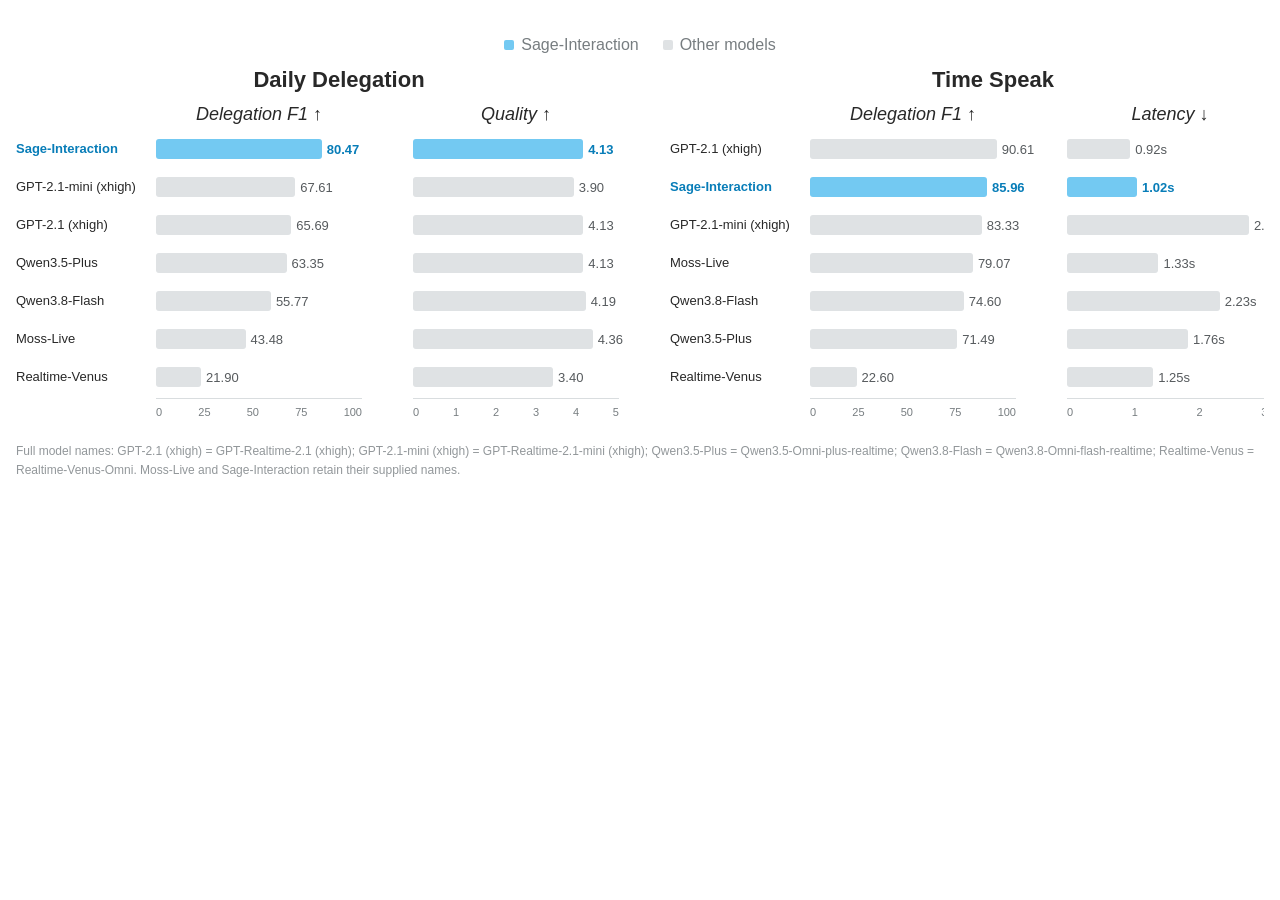
<file: docs/model-evaluation.html>
<!doctype html>
<html lang="en">
<head>
  <meta charset="utf-8">
  <meta name="viewport" content="width=device-width, initial-scale=1">
  <title>Interaction evaluation</title>
  <style>
    :root {
      font-family: "GT America", -apple-system, BlinkMacSystemFont, "Segoe UI", Roboto, "Helvetica Neue", Arial, sans-serif;
      color: #282828;
      background: #fff;
      font-synthesis: none;
    }

    * { box-sizing: border-box; }

    body { margin: 0; }

    main {
      width: min(100% - 32px, 1900px);
      margin: clamp(24px, 4vh, 48px) auto;
    }

    .legend {
      display: flex;
      justify-content: center;
      flex-wrap: wrap;
      gap: 8px 24px;
      margin: 0 0 12px;
      color: #777d80;
      font-size: 16px;
    }

    .legend span { display: inline-flex; align-items: center; gap: 7px; }
    .legend i { width: 10px; height: 10px; border-radius: 2px; background: #dfe2e4; }
    .legend .featured { background: #73c9f2; }

    .chart-scroll { overflow-x: auto; }

    .groups {
      display: grid;
      grid-template-columns: minmax(0, 1fr) minmax(0, 1fr);
      gap: 28px 8px;
      align-items: start;
      min-width: 1300px;
    }

    .group {
      display: grid;
      grid-template-columns: 132px minmax(0, 1fr) minmax(0, 1fr);
      gap: 0 8px;
      min-width: 0;
    }

    h2 {
      grid-column: 1 / -1;
      margin: 0 0 8px;
      text-align: center;
      font-size: 22px;
      font-weight: 600;
      line-height: 1.3;
    }

    figure { min-width: 0; margin: 0; }

    .panels { display: contents; }

    h3 {
      margin: 0 43px 4px 0;
      text-align: center;
      font-size: 18px;
      font-weight: 400;
      font-style: italic;
      line-height: 1.3;
    }
    html[lang="zh-CN"] h3 { font-style: normal; }

    .models-column { min-width: 0; }
    .models-column h3 { visibility: hidden; }

    .row, .model-row {
      display: flex;
      align-items: center;
      min-height: 38px;
    }

    .model {
      min-width: 0;
      font-size: 13px;
      line-height: 1.3;
      overflow-wrap: anywhere;
    }

    .measure {
      width: 100%;
      min-width: 0;
      padding-right: 43px;
    }

    .track { display: block; position: relative; height: 20px; min-width: 0; }
    .bar {
      display: block;
      height: 100%;
      width: var(--width);
      border-radius: 3px;
      background: #dfe2e4;
    }

    .value {
      position: absolute;
      left: calc(var(--width) + 5px);
      top: 50%;
      transform: translateY(-50%);
      font-size: 13px;
      font-variant-numeric: tabular-nums;
      white-space: nowrap;
      color: #565a5d;
    }

    .highlight .model, .highlight .value { color: #087db8; font-weight: 600; }
    .highlight .bar { background: #73c9f2; }

    .chart-note {
      margin: 24px 0 0;
      color: #92979a;
      font-size: 12px;
      line-height: 1.6;
    }

    .axis { margin-top: 2px; }

    .axis-labels {
      display: flex;
      justify-content: space-between;
      margin-right: 43px;
      padding-top: 7px;
      border-top: 1px solid #d9dddf;
      color: #777d80;
      font-size: 11px;
      font-variant-numeric: tabular-nums;
    }

    @media (max-width: 560px) {
      main { width: calc(100% - 16px); margin: 32px auto 48px; }
      .legend { margin-bottom: 16px; font-size: 12px; }
      h2 { font-size: 19px; }
    }
  </style>
</head>
<body>
  <main>
    <div class="legend" aria-label="Bar colors"><span><i class="featured" aria-hidden="true"></i>Sage-Interaction</span><span><i aria-hidden="true"></i>Other models</span></div>
    <div class="chart-scroll">
      <div class="groups">
        <section class="group" aria-labelledby="daily-title">
          <h2 id="daily-title">Daily Delegation</h2>
          <div class="panels" id="daily-charts"></div>
        </section>
        <section class="group" aria-labelledby="time-title">
          <h2 id="time-title">Time Speak</h2>
          <div class="panels" id="time-charts"></div>
        </section>
      </div>
    </div>
    <p class="chart-note">Full model names: GPT-2.1 (xhigh) = GPT-Realtime-2.1 (xhigh); GPT-2.1-mini (xhigh) = GPT-Realtime-2.1-mini (xhigh); Qwen3.5-Plus = Qwen3.5-Omni-plus-realtime; Qwen3.8-Flash = Qwen3.8-Omni-flash-realtime; Realtime-Venus = Realtime-Venus-Omni. Moss-Live and Sage-Interaction retain their supplied names.</p>
    <!-- <p class="chart-note">Full model names: GPT-2.1 (xhigh) = GPT-Realtime-2.1 (xhigh); GPT-2.1-mini (xhigh) = GPT-Realtime-2.1-mini (xhigh); Qwen3.5-Plus = Qwen3.5-Omni-plus-realtime; Qwen3.8-Flash = Qwen3.8-Omni-flash-realtime; Realtime-Venus = Realtime-Venus-Omni. Moss-Live and Sage-Interaction retain their supplied names.</p> -->
  </main>
  <script>
    const language = new URLSearchParams(window.location.search).get("lang") === "zh" ? "zh" : "en";
    const isChinese = language === "zh";
    document.documentElement.lang = isChinese ? "zh-CN" : "en";
    const models = [
      { name: "GPT-2.1 (xhigh)", daily: [65.69, 4.134], time: [90.61, 0.921] },
      { name: "GPT-2.1-mini (xhigh)", daily: [67.61, 3.903], time: [83.33, 2.649] },
      { name: "Qwen3.5-Plus", daily: [63.35, 4.135], time: [71.49, 1.761] },
      { name: "Qwen3.8-Flash", daily: [55.77, 4.190], time: [74.60, 2.225] },
      { name: "Moss-Live", daily: [43.48, 4.360], time: [79.07, 1.332] },
      { name: "Realtime-Venus", timeName: "Realtime-Venus", daily: [21.90, 3.400], time: [22.60, 1.255] },
      { name: "Sage-Interaction", daily: [80.47, 4.13], time: [85.96, 1.019] }
    ];

    function modelLabel(model, section) {
      return section === "time" ? model.timeName || model.name : model.name;
    }

    function chart(section, metric, ordered) {
      const f1 = metric === 0;
      const latency = section === "time" && !f1;
      const title = f1
        ? (isChinese ? "任务委托 F1" : "Delegation F1")
        : latency
          ? (isChinese ? "延迟" : "Latency")
          : (isChinese ? "质量" : "Quality");
      const rows = ordered.map(model => {
        const value = model[section][metric];
        const label = value.toFixed(2) + (latency ? (isChinese ? " 秒" : "s") : "");
        const width = value / (f1 ? 100 : latency ? 3 : 5) * 100;
        const highlight = model.name === "Sage-Interaction" ? " highlight" : "";
        const name = modelLabel(model, section);
        return `<div class="row${highlight}" aria-label="${name}: ${label}"><div class="measure"><span class="track" style="--width:${width}%"><span class="bar"></span><span class="value">${label}</span></span></div></div>`;
      }).join("");
      const ticks = f1 ? ["0", "25", "50", "75", "100"] : latency ? ["0", "1", "2", isChinese ? "3 秒" : "3s"] : ["0", "1", "2", "3", "4", "5"];
      const axis = `<div class="axis" aria-hidden="true"><div class="axis-labels">${ticks.map(tick => `<span>${tick}</span>`).join("")}</div></div>`;
      const heading = latency ? `${title} ${isChinese ? "↓" : "&#8595;"}` : `${title} ${isChinese ? "↑" : "&#8593;"}`;
      const ariaLabel = isChinese ? (latency ? "响应延迟，越低越好" : title) : (latency ? "Latency, lower is better" : title);
      return `<figure class="${f1 ? "f1-chart" : latency ? "latency-chart" : "quality-chart"}" aria-label="${ariaLabel}"><h3>${heading}</h3>${rows}${axis}</figure>`;
    }

    for (const section of ["daily", "time"]) {
      const ordered = [...models].sort((a, b) => b[section][0] - a[section][0]);
      const names = ordered.map(model => `<div class="model-row${model.name === "Sage-Interaction" ? " highlight" : ""}"><span class="model">${modelLabel(model, section)}</span></div>`).join("");
      document.getElementById(`${section}-charts`).innerHTML = `<div class="models-column"><h3 aria-hidden="true">&nbsp;</h3>${names}</div>` + chart(section, 0, ordered) + chart(section, 1, ordered);
    }

    if (isChinese) {
      document.getElementById("daily-title").textContent = "日常任务委托";
      document.getElementById("time-title").textContent = "定时发言";
      const legend = document.querySelector(".legend");
      legend.setAttribute("aria-label", "图例");
      legend.lastElementChild.lastChild.textContent = "其他模型";
      document.querySelector(".chart-note").textContent = "完整模型名称：GPT-2.1 (xhigh) = GPT-Realtime-2.1 (xhigh)；GPT-2.1-mini (xhigh) = GPT-Realtime-2.1-mini (xhigh)；Qwen3.5-Plus = Qwen3.5-Omni-plus-realtime；Qwen3.8-Flash = Qwen3.8-Omni-flash-realtime；Realtime-Venus = Realtime-Venus-Omni。Moss-Live 和 Sage-Interaction 保留原名。";
    }

    const reportFrameHeight = () => {
      const main = document.querySelector("main");
      const bottomMargin = parseFloat(getComputedStyle(main).marginBottom) || 0;
      const height = Math.ceil(main.getBoundingClientRect().bottom + bottomMargin);
      window.parent.postMessage({ type: "model-evaluation-height", height }, "*");
    };
    const scheduleFrameHeight = () => requestAnimationFrame(reportFrameHeight);
    const heightObserver = new ResizeObserver(scheduleFrameHeight);
    heightObserver.observe(document.querySelector("main"));
    window.addEventListener("load", scheduleFrameHeight, { once: true });
    window.addEventListener("resize", scheduleFrameHeight, { passive: true });
    document.fonts?.ready.then(scheduleFrameHeight);
    scheduleFrameHeight();
  </script>
</body>
</html>
</file>
